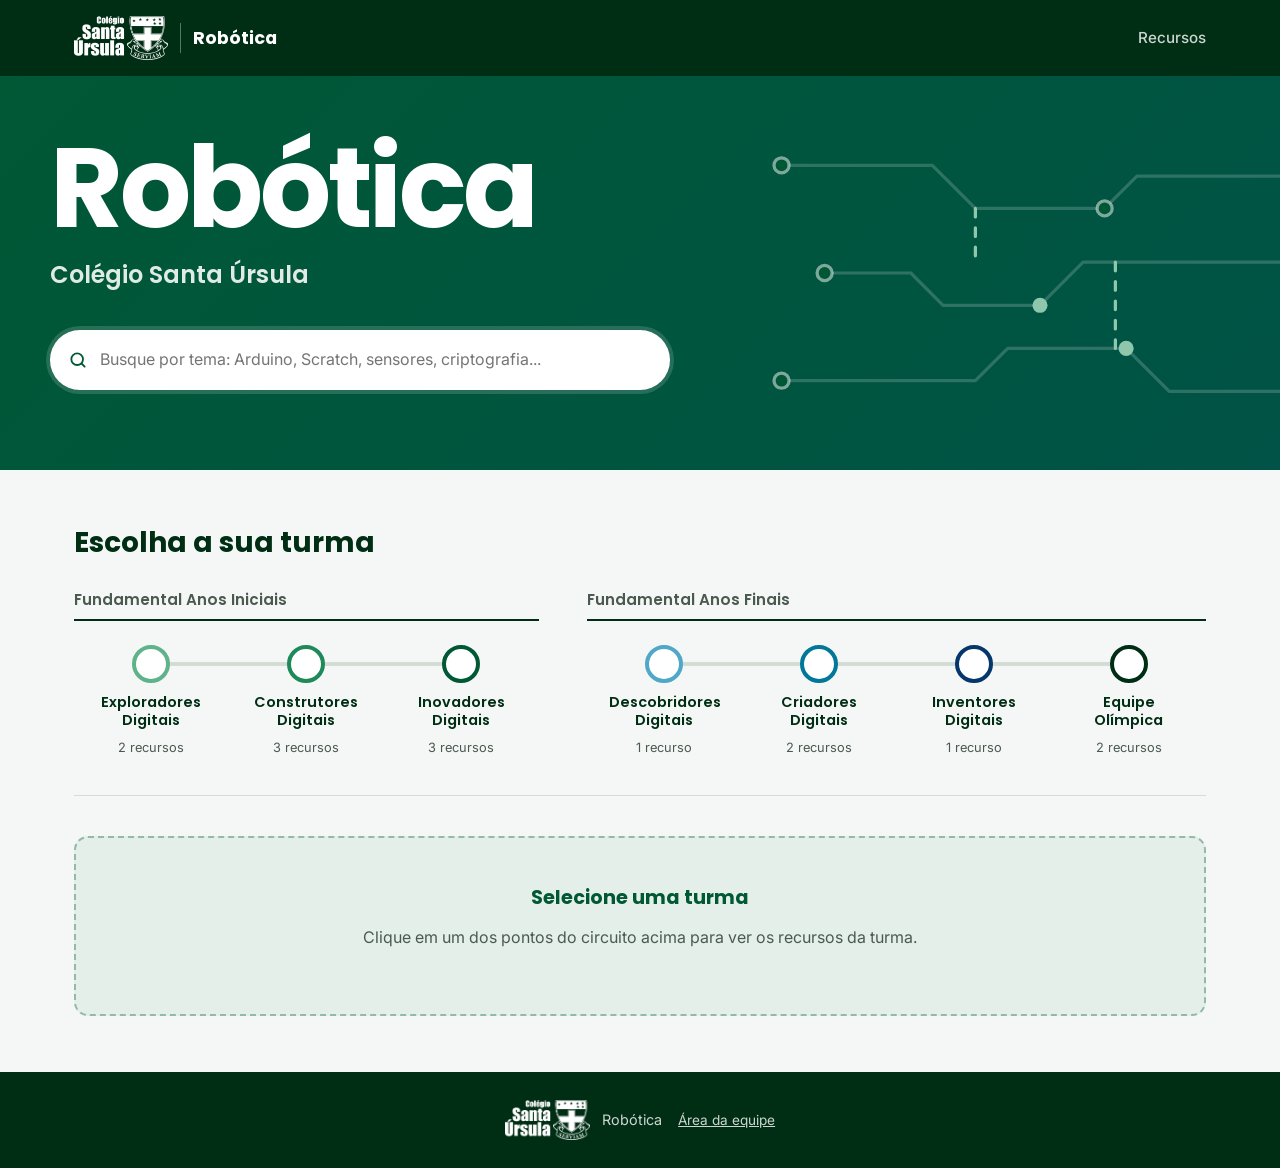
<file: index.html>
<!DOCTYPE html>
<html lang="pt-BR">
<head>
  <meta charset="UTF-8">
  <meta name="viewport" content="width=device-width, initial-scale=1">
  <title>Robótica | Colégio Santa Úrsula</title>
  <meta name="description" content="Recursos educacionais de Robótica do Colégio Santa Úrsula.">
  <link rel="icon" href="simbolo.svg" type="image/svg+xml">
  <link rel="preconnect" href="https://fonts.googleapis.com">
  <link rel="preconnect" href="https://fonts.gstatic.com" crossorigin>
  <link href="https://fonts.googleapis.com/css2?family=Inter:wght@400;500;600&family=JetBrains+Mono:wght@500&family=Poppins:wght@600;700&display=swap" rel="stylesheet">
  <link rel="stylesheet" href="estilo.css">
</head>
<body>

  <a class="pular" href="#recursos">Ir para os recursos</a>

  <header class="topo">
    <div class="topo__conteudo">
      <a class="marca" href="./" aria-label="Página inicial">
        <img class="marca__logo" src="logo-csu-branco.png" alt="Colégio Santa Úrsula" width="94" height="44">
        <span class="marca__divisor" aria-hidden="true"></span>
        <span class="marca__texto">Robótica</span>
      </a>
      <nav class="menu" aria-label="Principal">
        <a href="#recursos">Recursos</a>
      </nav>
    </div>
  </header>

  <main>
    <section class="abertura">
      <svg class="abertura__circuito" viewBox="0 0 520 320" aria-hidden="true">
        <g fill="none" stroke-linecap="round" stroke-linejoin="round" stroke-width="3">
          <path class="trilha" d="M20 60h140l40 40h120l30-30h150"/>
          <path class="trilha" d="M60 160h80l30 30h90l40-40h200"/>
          <path class="trilha" d="M20 260h180l30-30h110l40 40h120"/>
          <path class="trilha trilha--viva" d="M200 100v50M330 150v80"/>
        </g>
        <g>
          <circle class="no" cx="20" cy="60" r="7"/><circle class="no" cx="320" cy="100" r="7"/>
          <circle class="no" cx="60" cy="160" r="7"/><circle class="no no--claro" cx="260" cy="190" r="7"/>
          <circle class="no" cx="20" cy="260" r="7"/><circle class="no no--claro" cx="340" cy="230" r="7"/>
          <circle class="no no--branco" cx="500" cy="70" r="9"/>
          <circle class="no no--branco" cx="500" cy="150" r="9"/>
          <circle class="no no--branco" cx="500" cy="270" r="9"/>
        </g>
      </svg>

      <div class="abertura__texto">
        <h1>Robótica</h1>
        <p>Colégio Santa Úrsula</p>

        <label class="busca" for="busca">
          <span class="visualmente-oculto">Buscar recursos</span>
          <svg viewBox="0 0 24 24" aria-hidden="true"><circle cx="11" cy="11" r="7"/><path d="m20 20-3.5-3.5"/></svg>
          <input id="busca" type="search" placeholder="Busque por tema: Arduino, Scratch, sensores, criptografia..." autocomplete="off">
        </label>
      </div>
    </section>

    <section id="recursos" class="recursos" aria-labelledby="titulo-recursos">
      <div class="recursos__cabecalho">
        <h2 id="titulo-recursos">Escolha a sua turma</h2>
        <button type="button" class="ver-todas" id="ver-todas" hidden>Limpar seleção</button>
      </div>

      <div class="trilhas" id="filtro-turma"></div>

      <p class="contagem" id="contagem" aria-live="polite"></p>

      <div class="grade" id="grade"></div>

      <div class="vazio" id="vazio" hidden></div>
    </section>
  </main>

  <footer class="rodape">
    <img class="rodape__logo" src="logo-csu-branco.png" alt="Colégio Santa Úrsula" width="85" height="40">
    <p>Robótica <a class="rodape__equipe" href="admin.html">Área da equipe</a></p>
  </footer>

  <script src="recursos.js"></script>
  <script src="app.js"></script>
</body>
</html>
</file>
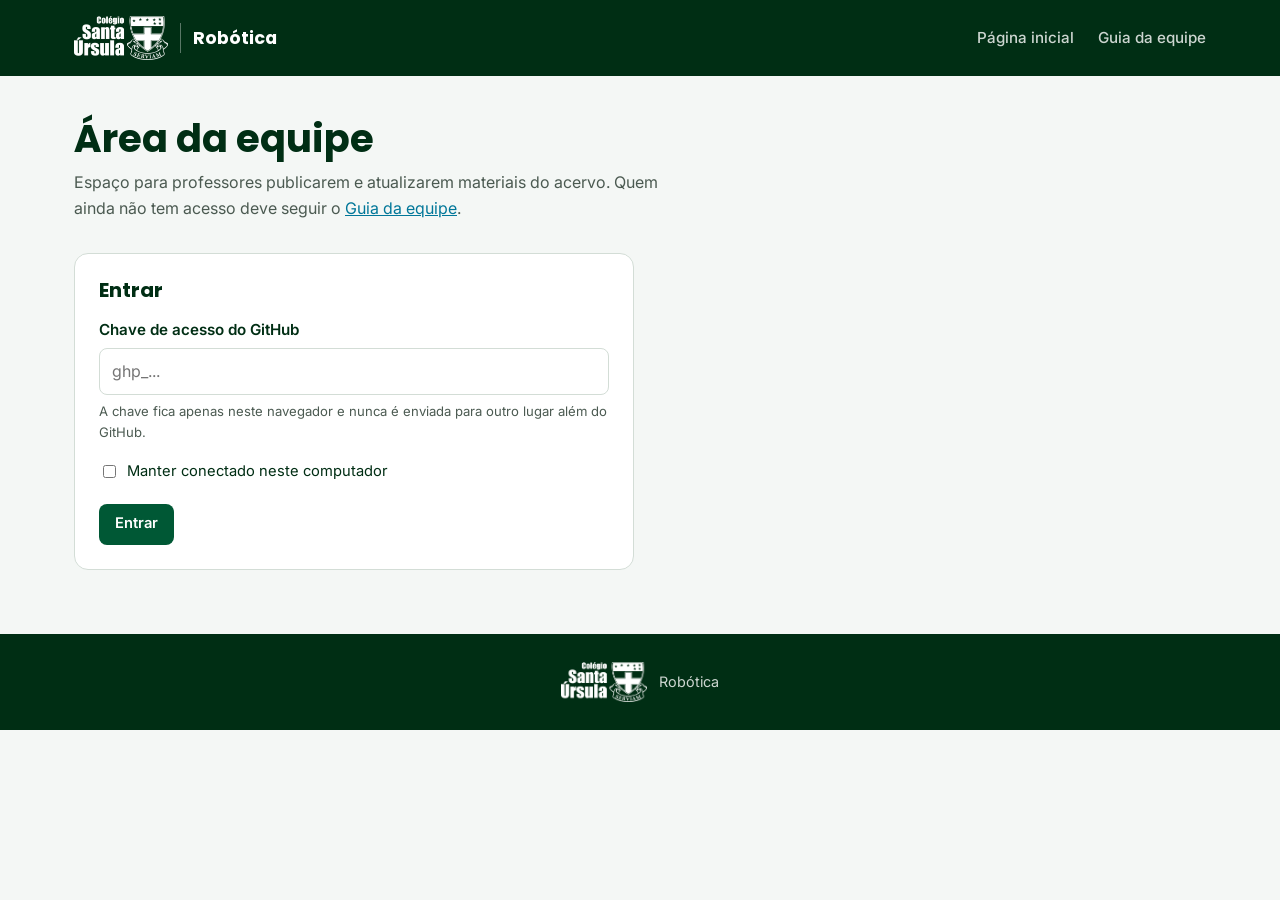
<file: admin.html>
<!DOCTYPE html>
<html lang="pt-BR">
<head>
  <meta charset="UTF-8">
  <meta name="viewport" content="width=device-width, initial-scale=1">
  <meta name="robots" content="noindex">
  <title>Área da equipe | Robótica</title>
  <link rel="icon" href="simbolo.svg" type="image/svg+xml">
  <link rel="preconnect" href="https://fonts.googleapis.com">
  <link rel="preconnect" href="https://fonts.gstatic.com" crossorigin>
  <link href="https://fonts.googleapis.com/css2?family=Inter:wght@400;500;600&family=JetBrains+Mono:wght@500&family=Poppins:wght@600;700&display=swap" rel="stylesheet">
  <link rel="stylesheet" href="estilo.css">
  <style>
    .painel { max-width: 1180px; margin: 0 auto; padding: 2.5rem 1.5rem 4rem; }
    .painel h1 { font-size: clamp(1.8rem, 4vw, 2.4rem); }
    .painel__intro { color: var(--texto-suave); max-width: 62ch; margin: .5rem 0 2rem; }

    .caixa {
      background: var(--superficie);
      border: 1px solid var(--linha);
      border-radius: var(--raio);
      padding: 1.5rem;
    }
    .caixa + .caixa { margin-top: 1.5rem; }
    .caixa h2 { font-size: 1.25rem; margin-bottom: 1rem; }

    .login { max-width: 560px; }
    .campo { display: flex; flex-direction: column; gap: .35rem; margin-bottom: 1.1rem; }
    .campo label, .campo legend { font-weight: 600; font-size: .95rem; }
    .campo small { color: var(--texto-suave); font-size: .82rem; }
    .campo input[type="text"], .campo input[type="url"], .campo input[type="password"],
    .campo textarea, .campo select {
      font: inherit; color: var(--texto);
      padding: .6rem .75rem;
      border: 1.5px solid var(--linha);
      border-radius: 8px;
      background: var(--branco);
      width: 100%;
    }
    .campo textarea { min-height: 96px; resize: vertical; }
    .campo input:focus, .campo textarea:focus, .campo select:focus { outline: 3px solid var(--azul); outline-offset: 1px; border-color: var(--verde-csu); }
    .obrigatorio { color: #B42318; }
    .lembrar { display: flex; align-items: center; gap: .5rem; font-size: .92rem; margin-bottom: 1.25rem; }

    .area { display: grid; grid-template-columns: minmax(0, 3fr) minmax(0, 2fr); gap: 1.5rem; align-items: start; }
    .usuario { display: flex; flex-wrap: wrap; align-items: center; justify-content: space-between; gap: .75rem; margin-bottom: 1.5rem; }
    .usuario p { margin: 0; color: var(--texto-suave); }

    fieldset { border: 0; padding: 0; margin: 0; }
    .grupo-turmas { display: grid; grid-template-columns: 1fr 1fr; gap: 1rem; }
    .grupo-turmas h3 { font-size: .85rem; color: var(--texto-suave); margin-bottom: .4rem; }
    .opcao { display: flex; align-items: center; gap: .5rem; font-size: .92rem; padding: .15rem 0; }
    .opcao .ponto { width: 12px; height: 12px; border-radius: 50%; background: var(--cor); flex-shrink: 0; }

    .bloco-arquivo { border: 1.5px dashed var(--linha); border-radius: 10px; padding: 1rem; margin-bottom: 1.1rem; }
    .bloco-arquivo h3 { font-size: 1rem; margin-bottom: .25rem; }
    .bloco-arquivo p { margin: 0 0 .75rem; font-size: .85rem; color: var(--texto-suave); }
    .alternativa { display: flex; gap: 1rem; margin-bottom: .75rem; font-size: .92rem; }
    .atual { font-size: .85rem; margin: 0 0 .5rem; }
    .atual code, .codigo-inline { font-family: var(--fonte-codigo); font-size: .8rem; background: var(--branco); padding: .1rem .35rem; border-radius: 4px; }

    .acoes-form { display: flex; flex-wrap: wrap; gap: .75rem; align-items: center; margin-top: .5rem; }
    .botao:disabled { opacity: .55; cursor: wait; }
    .botao--perigo { background: #B42318; }
    .botao--perigo:hover { background: #8E1B12; }

    .status { margin-top: 1rem; padding: .8rem 1rem; border-radius: 8px; font-size: .92rem; }
    .status--ok { background: #E7F6EC; color: #14532D; }
    .status--erro { background: #FDECEA; color: #7A1A12; }
    .status--info { background: #E6F2F6; color: var(--azul-escuro); }

    .lista-busca { margin-bottom: 1rem; }
    .lista { list-style: none; margin: 0; padding: 0; display: flex; flex-direction: column; gap: .6rem; max-height: 70vh; overflow-y: auto; }
    .item { border: 1px solid var(--linha); border-left: 5px solid var(--cor, var(--verde-csu)); border-radius: 8px; padding: .75rem .9rem; }
    .item h3 { font-size: .98rem; margin-bottom: .2rem; }
    .item p { margin: 0 0 .5rem; font-size: .82rem; color: var(--texto-suave); }
    .item__acoes { display: flex; gap: .5rem; }
    .item__acoes button { font: inherit; font-size: .85rem; font-weight: 600; background: none; border: 0; padding: .2rem 0; cursor: pointer; text-decoration: underline; text-underline-offset: 3px; }
    .item__acoes .editar { color: var(--verde-csu); }
    .item__acoes .excluir { color: #B42318; }

    .aviso-publico { background: #E6F2F6; border-left: 4px solid var(--azul); padding: .75rem 1rem; border-radius: 6px; font-size: .88rem; margin-bottom: 1.25rem; }

    @media (max-width: 860px) {
      .area { grid-template-columns: 1fr; }
      .grupo-turmas { grid-template-columns: 1fr; }
    }
  </style>
</head>
<body>

  <header class="topo">
    <div class="topo__conteudo">
      <a class="marca" href="index.html" aria-label="Página inicial">
        <img class="marca__logo" src="logo-csu-branco.png" alt="Colégio Santa Úrsula" width="94" height="44">
        <span class="marca__divisor" aria-hidden="true"></span>
        <span class="marca__texto">Robótica</span>
      </a>
      <nav class="menu" aria-label="Principal">
        <a href="index.html">Página inicial</a>
        <a href="guia-equipe.html">Guia da equipe</a>
      </nav>
    </div>
  </header>

  <main class="painel">
    <h1>Área da equipe</h1>
    <p class="painel__intro">Espaço para professores publicarem e atualizarem materiais do acervo. Quem ainda não tem acesso deve seguir o <a href="guia-equipe.html">Guia da equipe</a>.</p>

    <!-- ENTRADA -->
    <section class="caixa login" id="telaLogin">
      <h2>Entrar</h2>
      <div class="campo">
        <label for="token">Chave de acesso do GitHub</label>
        <input type="password" id="token" autocomplete="off" spellcheck="false" placeholder="ghp_...">
        <small>A chave fica apenas neste navegador e nunca é enviada para outro lugar além do GitHub.</small>
      </div>
      <label class="lembrar"><input type="checkbox" id="lembrar"> Manter conectado neste computador</label>
      <button type="button" class="botao" id="entrar">Entrar</button>
      <div id="statusLogin" aria-live="polite"></div>
    </section>

    <!-- PAINEL -->
    <section id="telaPainel" hidden>
      <div class="usuario">
        <p id="saudacao"></p>
        <button type="button" class="botao botao--secundario" id="sair">Sair</button>
      </div>

      <div class="area">
        <form class="caixa" id="form" novalidate>
          <h2 id="tituloForm">Novo recurso</h2>
          <div class="aviso-publico">Tudo o que for publicado aqui fica visível na internet. Não envie fotos, nomes ou dados de estudantes, nem materiais de terceiros sem autorização.</div>

          <div class="campo">
            <label for="fTitulo">Título <span class="obrigatorio">*</span></label>
            <input type="text" id="fTitulo" maxlength="90" required>
          </div>

          <div class="campo">
            <label for="fDescricao">Descrição <span class="obrigatorio">*</span></label>
            <textarea id="fDescricao" maxlength="320" required></textarea>
            <small>Uma ou duas frases: o que é e o que os estudantes fazem.</small>
          </div>

          <fieldset class="campo">
            <legend>Turmas <span class="obrigatorio">*</span></legend>
            <div class="grupo-turmas" id="fTurmas"></div>
          </fieldset>

          <div class="campo">
            <label for="fTipo">Tipo <span class="obrigatorio">*</span></label>
            <select id="fTipo" required></select>
          </div>

          <div class="campo">
            <label for="fDuracao">Duração</label>
            <input type="text" id="fDuracao" placeholder="Ex.: 2 aulas de 50 min">
          </div>

          <div class="campo">
            <label for="fEtiquetas">Palavras-chave</label>
            <input type="text" id="fEtiquetas" placeholder="Ex.: Arduino, sensores, condicionais">
            <small>Separe por vírgulas. Elas ajudam na busca do site.</small>
          </div>

          <div class="campo">
            <label for="fAutor">Professor(a) responsável</label>
            <input type="text" id="fAutor" placeholder="Ex.: Prof.ª Ana">
          </div>

          <div class="bloco-arquivo">
            <h3>Material principal <span class="obrigatorio">*</span></h3>
            <p>É o que abre no botão "Abrir recurso".</p>
            <p class="atual" id="atualPrincipal" hidden></p>
            <div class="alternativa">
              <label><input type="radio" name="origemPrincipal" value="arquivo" checked> Enviar arquivo</label>
              <label><input type="radio" name="origemPrincipal" value="link"> Usar link externo</label>
            </div>
            <input type="file" id="fArquivoPrincipal">
            <input type="url" id="fLinkPrincipal" placeholder="https://..." hidden class="campo-link">
          </div>

          <div class="bloco-arquivo">
            <h3>Segundo botão (opcional)</h3>
            <p>Para um complemento: gabarito, código, desafio extra.</p>
            <p class="atual" id="atualExtra" hidden></p>
            <div class="campo">
              <label for="fRotuloExtra">Texto do botão</label>
              <input type="text" id="fRotuloExtra" maxlength="30" placeholder="Ex.: Ver código">
            </div>
            <div class="alternativa">
              <label><input type="radio" name="origemExtra" value="arquivo" checked> Enviar arquivo</label>
              <label><input type="radio" name="origemExtra" value="link"> Usar link externo</label>
            </div>
            <input type="file" id="fArquivoExtra">
            <input type="url" id="fLinkExtra" placeholder="https://..." hidden>
          </div>

          <div class="bloco-arquivo">
            <h3>Arquivos de apoio (opcional)</h3>
            <p>Imagens ou páginas que o material principal usa. Ficam na mesma pasta, então os links entre eles continuam funcionando.</p>
            <input type="file" id="fApoio" multiple>
          </div>

          <div class="acoes-form">
            <button type="submit" class="botao" id="publicar">Publicar recurso</button>
            <button type="button" class="botao botao--secundario" id="cancelar" hidden>Cancelar edição</button>
          </div>
          <div id="statusForm" aria-live="polite"></div>
        </form>

        <aside class="caixa">
          <h2>Acervo publicado</h2>
          <div class="campo lista-busca">
            <label for="filtroLista" class="visualmente-oculto">Filtrar acervo</label>
            <input type="text" id="filtroLista" placeholder="Filtrar pelo título...">
          </div>
          <ul class="lista" id="lista"></ul>
        </aside>
      </div>
    </section>
  </main>

  <footer class="rodape">
    <img class="rodape__logo" src="logo-csu-branco.png" alt="Colégio Santa Úrsula" width="85" height="40">
    <p>Robótica</p>
  </footer>

<script>
(function () {
  "use strict";

  /* ---------- Configuração ---------- */
  /* Repositório institucional. Se o site estiver em <dono>.github.io/<repositório>,
     o painel usa esse endereço automaticamente; em outro domínio, usa o padrão abaixo. */
  var PADRAO = { dono: "roboticacsu", nome: "roboticacsu", ramo: "main" };
  var REPO = detectarRepo();
  function detectarRepo() {
    var r = { dono: PADRAO.dono, nome: PADRAO.nome, ramo: PADRAO.ramo };
    var h = location.hostname.toLowerCase();
    if (/\.github\.io$/.test(h)) {
      r.dono = h.replace(/\.github\.io$/, "");
      var seg = location.pathname.split("/").filter(Boolean);
      r.nome = (seg.length > 1 || (seg.length === 1 && seg[0].indexOf(".") === -1)) ? seg[0] : h;
    }
    return r;
  }
  var ARQUIVO_DADOS = "recursos.js";
  var LIMITE_MB = 25;

  /* Mantenha igual à lista SEGMENTOS do app.js */
  var SEGMENTOS = [
    { nome: "Fundamental Anos Iniciais", turmas: [
      { id: "exploradores", nome: "Exploradores Digitais", cor: "#5FB38A" },
      { id: "construtores", nome: "Construtores Digitais", cor: "#1E8A5A" },
      { id: "inovadores",   nome: "Inovadores Digitais",   cor: "#005835" } ] },
    { nome: "Fundamental Anos Finais", turmas: [
      { id: "descobridores", nome: "Descobridores Digitais", cor: "#4FA8C7" },
      { id: "criadores",     nome: "Criadores Digitais",     cor: "#017799" },
      { id: "inventores",    nome: "Inventores Digitais",    cor: "#06376b" },
      { id: "olimpica",      nome: "Equipe Olímpica",        cor: "#002e14" } ] }
  ];
  var TIPOS = { plano: "Plano de aula", atividade: "Atividade", apostila: "Apostila", projeto: "Projeto",
    codigo: "Código", video: "Vídeo", rubrica: "Rubrica", apresentacao: "Apresentação" };
  var TURMAS = SEGMENTOS.reduce(function (a, s) { return a.concat(s.turmas); }, []);

  var $ = function (id) { return document.getElementById(id); };
  var token = null;
  var catalogo = [];
  var editando = null; /* chave do recurso em edição */

  /* ---------- Utilidades ---------- */
  function esc(t) {
    return String(t == null ? "" : t).replace(/[&<>"']/g, function (c) {
      return { "&": "&amp;", "<": "&lt;", ">": "&gt;", '"': "&quot;", "'": "&#39;" }[c];
    });
  }
  function slug(t) {
    return String(t).normalize("NFD").replace(/[\u0300-\u036f]/g, "").toLowerCase()
      .replace(/[^a-z0-9]+/g, "-").replace(/^-+|-+$/g, "").slice(0, 60) || "recurso";
  }
  function nomeSeguro(nome) {
    var partes = nome.split(".");
    var ext = partes.length > 1 ? "." + slug(partes.pop()) : "";
    return slug(partes.join(".")) + ext;
  }
  function hoje() {
    var d = new Date();
    return d.getFullYear() + "-" + String(d.getMonth() + 1).padStart(2, "0") + "-" + String(d.getDate()).padStart(2, "0");
  }
  function chaveDe(r) { return r.id || (r.titulo + "|" + r.data); }
  function textoParaBase64(texto) {
    var bytes = new TextEncoder().encode(texto), bin = "";
    for (var i = 0; i < bytes.length; i += 8192) bin += String.fromCharCode.apply(null, bytes.subarray(i, i + 8192));
    return btoa(bin);
  }
  function base64ParaTexto(b64) {
    var bin = atob(b64.replace(/\n/g, "")), bytes = new Uint8Array(bin.length);
    for (var i = 0; i < bin.length; i++) bytes[i] = bin.charCodeAt(i);
    return new TextDecoder().decode(bytes);
  }
  function arquivoParaBase64(arquivo) {
    return new Promise(function (ok, erro) {
      var leitor = new FileReader();
      leitor.onload = function () { ok(String(leitor.result).split(",")[1] || ""); };
      leitor.onerror = function () { erro(new Error("Não foi possível ler o arquivo " + arquivo.name + ".")); };
      leitor.readAsDataURL(arquivo);
    });
  }
  function status(alvo, tipo, msg) {
    $(alvo).innerHTML = msg ? '<div class="status status--' + tipo + '">' + msg + "</div>" : "";
  }

  /* ---------- API do GitHub ---------- */
  function api(caminho, opcoes) {
    opcoes = opcoes || {};
    return fetch("https://api.github.com" + caminho, {
      method: opcoes.method || "GET",
      headers: {
        "Authorization": "Bearer " + token,
        "Accept": "application/vnd.github+json",
        "X-GitHub-Api-Version": "2022-11-28",
        "Content-Type": "application/json"
      },
      body: opcoes.body ? JSON.stringify(opcoes.body) : undefined,
      cache: "no-store"
    }).then(function (r) {
      return r.json().catch(function () { return {}; }).then(function (dados) {
        if (!r.ok) {
          var e = new Error(dados.message || ("Erro " + r.status));
          e.status = r.status;
          throw e;
        }
        return dados;
      });
    });
  }
  var base = "/repos/" + REPO.dono + "/" + REPO.nome;
  var enderecoRepo = REPO.dono + "/" + REPO.nome;

  /* Lê o catálogo direto do repositório (sempre a versão mais recente) */
  function lerCatalogo(refCommit) {
    return api(base + "/contents/" + ARQUIVO_DADOS + "?ref=" + (refCommit || REPO.ramo)).then(function (d) {
      var fonte = base64ParaTexto(d.content);
      var inicio = fonte.indexOf("const RECURSOS");
      var cabecalho = inicio > -1 ? fonte.slice(0, inicio) : "";
      var lista;
      try { lista = new Function(fonte + "\n;return RECURSOS;")(); }
      catch (e) { throw new Error("o arquivo recursos.js do repositório tem um erro de sintaxe (" + e.message + "). Corrija-o no GitHub antes de usar o painel"); }
      return { cabecalho: cabecalho, lista: Array.isArray(lista) ? lista : [] };
    }, function (e) {
      if (e.status === 404) throw new Error("o arquivo recursos.js não foi encontrado na raiz de " + enderecoRepo + " (ramo " + REPO.ramo + ")");
      throw e;
    });
  }
  function montarCatalogo(cabecalho, lista) {
    return cabecalho + "const RECURSOS = " + JSON.stringify(lista, null, 2) + ";\n";
  }

  /*
    Publica todos os arquivos e o catálogo atualizado em UM único commit.
    alterarLista recebe a lista mais recente do repositório, para não
    sobrescrever o que outro professor publicou ao mesmo tempo.
  */
  function publicar(arquivos, alterarLista, mensagem, tentativa) {
    tentativa = tentativa || 1;
    var commitAtual, arvoreBase;
    return api(base + "/git/ref/heads/" + REPO.ramo)
      .then(function (ref) { commitAtual = ref.object.sha; return api(base + "/git/commits/" + commitAtual); })
      .then(function (c) { arvoreBase = c.tree.sha; return lerCatalogo(commitAtual); })
      .then(function (cat) {
        var novaLista = alterarLista(cat.lista.slice());
        var todos = arquivos.concat([{ caminho: ARQUIVO_DADOS, base64: textoParaBase64(montarCatalogo(cat.cabecalho, novaLista)) }]);
        return Promise.all(todos.map(function (a) {
          return api(base + "/git/blobs", { method: "POST", body: { content: a.base64, encoding: "base64" } })
            .then(function (b) { return { path: a.caminho, mode: "100644", type: "blob", sha: b.sha }; });
        })).then(function (itens) {
          return api(base + "/git/trees", { method: "POST", body: { base_tree: arvoreBase, tree: itens } });
        }).then(function (arvore) {
          return api(base + "/git/commits", { method: "POST", body: { message: mensagem, tree: arvore.sha, parents: [commitAtual] } });
        }).then(function (novo) {
          return api(base + "/git/refs/heads/" + REPO.ramo, { method: "PATCH", body: { sha: novo.sha } });
        }).then(function () { return novaLista; });
      })
      .catch(function (e) {
        /* Outra pessoa publicou no mesmo instante: tenta de novo com a versão atualizada */
        if (e.status === 422 && tentativa < 3) return publicar(arquivos, alterarLista, mensagem, tentativa + 1);
        throw e;
      });
  }

  /* ---------- Entrada ---------- */
  function mensagemDeErro(e) {
    var m = String(e.message || "");
    if (e.status === 401) return "Chave inválida ou expirada. Gere uma nova chave seguindo o Guia da equipe.";
    if (e.status === 404) return "O repositório <strong>" + esc(enderecoRepo) + "</strong> não foi encontrado com esta chave. Confira se a chave foi gerada na conta que tem acesso ao acervo e se a permissão <code>public_repo</code> está marcada (ou, em chave de acesso detalhada, <em>Contents: Read and write</em> para este repositório).";
    if (e.status === 403) {
      if (/rate limit/i.test(m)) return "O GitHub limitou temporariamente as solicitações. Aguarde alguns minutos e tente de novo.";
      if (/saml|sso/i.test(m)) return "A organização exige autorização da chave. No GitHub, abra <em>Settings &gt; Developer settings &gt; Tokens (classic)</em> e use <em>Configure SSO &gt; Authorize</em>.";
      return "O GitHub recusou a operação: " + esc(m) + ". Verifique as permissões da chave.";
    }
    if (e.status === 409) return "O repositório está vazio ou em conflito. Envie ao menos um arquivo pelo GitHub antes de usar o painel.";
    if (e.status === 422) return "O GitHub não aceitou a alteração (" + esc(m) + "). Tente novamente em instantes.";
    if (e instanceof TypeError) return "Sem conexão com o GitHub. Verifique a internet e tente de novo.";
    return esc(m);
  }

  function entrar(chave) {
    token = chave.trim();
    status("statusLogin", "info", "Verificando acesso a " + esc(enderecoRepo) + "...");
    var usuario;
    return api("/user")
      .then(function (u) { usuario = u; return api(base); })
      .then(function (repo) {
        if (repo.default_branch) REPO.ramo = repo.default_branch;
        if (!repo.permissions || !repo.permissions.push) {
          throw new Error("Sua conta (" + usuario.login + ") ainda não tem permissão para publicar em " + enderecoRepo + ". Peça ao administrador para adicioná-la como colaboradora e aceite o convite enviado por e-mail.");
        }
        var guardar = $("lembrar").checked ? localStorage : sessionStorage;
        try { guardar.setItem("roboticacsu:token", token); } catch (e) {}
        $("saudacao").innerHTML = "Conectado como <strong>" + esc(usuario.name || usuario.login) + "</strong> em " + esc(enderecoRepo);
        if (!$("fAutor").value && usuario.name) $("fAutor").dataset.padrao = usuario.name;
        return recarregar().then(function () {
          $("telaLogin").hidden = true;
          $("telaPainel").hidden = false;
          status("statusLogin", "", "");
        });
      })
      .catch(function (e) {
        token = null;
        try { localStorage.removeItem("roboticacsu:token"); sessionStorage.removeItem("roboticacsu:token"); } catch (x) {}
        status("statusLogin", "erro", mensagemDeErro(e));
      });
  }

  function sair() {
    try { localStorage.removeItem("roboticacsu:token"); sessionStorage.removeItem("roboticacsu:token"); } catch (e) {}
    location.reload();
  }

  /* ---------- Acervo ---------- */
  function recarregar() {
    return lerCatalogo().then(function (cat) { catalogo = cat.lista; desenharLista(); });
  }

  function desenharLista() {
    var valorFiltro = $("filtroLista").value.trim();
    var filtro = valorFiltro ? slug(valorFiltro) : "";
    var itens = catalogo.filter(function (r) { return !filtro || slug(r.titulo).indexOf(filtro) > -1; });
    if (!itens.length) {
      $("lista").innerHTML = '<li class="item"><p>' + (catalogo.length ? "Nenhum recurso com esse título." : "O acervo ainda está vazio. Publique o primeiro recurso pelo formulário.") + "</p></li>";
      return;
    }
    $("lista").innerHTML = itens.map(function (r) {
      var turmas = [].concat(r.turma || []).map(function (id) {
        var t = TURMAS.find(function (x) { return x.id === id; }); return t ? t.nome : id;
      });
      var cor = (TURMAS.find(function (x) { return x.id === [].concat(r.turma || [])[0]; }) || {}).cor;
      return '<li class="item" style="--cor:' + (cor || "#4FA8C7") + '">' +
        "<h3>" + esc(r.titulo) + "</h3>" +
        "<p>" + esc(TIPOS[r.tipo] || r.tipo) + " | " + esc(turmas.length === TURMAS.length ? "Todas as turmas" : turmas.join(", ")) + "</p>" +
        '<div class="item__acoes">' +
          '<button type="button" class="editar" data-chave="' + esc(chaveDe(r)) + '">Editar</button>' +
          '<button type="button" class="excluir" data-chave="' + esc(chaveDe(r)) + '">Excluir</button>' +
        "</div></li>";
    }).join("");
  }

  /* ---------- Formulário ---------- */
  function montarCampos() {
    $("fTurmas").innerHTML = SEGMENTOS.map(function (s) {
      return "<div><h3>" + s.nome + "</h3>" + s.turmas.map(function (t) {
        return '<label class="opcao" style="--cor:' + t.cor + '"><input type="checkbox" name="turma" value="' + t.id + '"><span class="ponto" aria-hidden="true"></span>' + t.nome + "</label>";
      }).join("") + "</div>";
    }).join("");
    $("fTipo").innerHTML = '<option value="">Selecione</option>' + Object.keys(TIPOS).map(function (k) {
      return '<option value="' + k + '">' + TIPOS[k] + "</option>";
    }).join("");

    ["Principal", "Extra"].forEach(function (qual) {
      document.querySelectorAll('input[name="origem' + qual + '"]').forEach(function (radio) {
        radio.addEventListener("change", function () { alternarOrigem(qual); });
      });
    });
  }

  function origem(qual) { return document.querySelector('input[name="origem' + qual + '"]:checked').value; }
  function alternarOrigem(qual) {
    var link = origem(qual) === "link";
    $("fArquivo" + qual).hidden = link;
    $("fLink" + qual).hidden = !link;
  }
  function definirOrigem(qual, valor) {
    document.querySelector('input[name="origem' + qual + '"][value="' + valor + '"]').checked = true;
    alternarOrigem(qual);
  }

  function limparFormulario() {
    editando = null;
    $("form").reset();
    $("fAutor").value = $("fAutor").dataset.padrao || "";
    $("tituloForm").textContent = "Novo recurso";
    $("publicar").textContent = "Publicar recurso";
    $("cancelar").hidden = true;
    $("atualPrincipal").hidden = true;
    $("atualExtra").hidden = true;
    definirOrigem("Principal", "arquivo");
    definirOrigem("Extra", "arquivo");
  }

  function editar(chave) {
    var r = catalogo.find(function (x) { return chaveDe(x) === chave; });
    if (!r) return;
    limparFormulario();
    editando = chave;
    $("tituloForm").textContent = "Editar recurso";
    $("publicar").textContent = "Salvar alterações";
    $("cancelar").hidden = false;
    $("fTitulo").value = r.titulo || "";
    $("fDescricao").value = r.descricao || "";
    $("fTipo").value = r.tipo || "";
    $("fDuracao").value = r.duracao || "";
    $("fEtiquetas").value = (r.etiquetas || []).join(", ");
    $("fAutor").value = r.autor || "";
    var turmas = [].concat(r.turma || []);
    document.querySelectorAll('input[name="turma"]').forEach(function (c) { c.checked = turmas.indexOf(c.value) > -1; });

    $("atualPrincipal").hidden = false;
    $("atualPrincipal").innerHTML = "Atual: <code>" + esc(r.link) + "</code>. Envie um arquivo só se quiser substituir.";
    if (/^https?:/.test(r.link)) { definirOrigem("Principal", "link"); $("fLinkPrincipal").value = r.link; }

    if (r.extra) {
      $("fRotuloExtra").value = r.extra.rotulo || "";
      $("atualExtra").hidden = false;
      $("atualExtra").innerHTML = "Atual: <code>" + esc(r.extra.link) + "</code>. Apague o texto do botão para removê-lo.";
      if (/^https?:/.test(r.extra.link)) { definirOrigem("Extra", "link"); $("fLinkExtra").value = r.extra.link; }
    }
    $("form").scrollIntoView({ behavior: "smooth", block: "start" });
  }

  function excluir(chave) {
    var r = catalogo.find(function (x) { return chaveDe(x) === chave; });
    if (!r || !confirm('Retirar "' + r.titulo + '" do acervo? Os arquivos continuam guardados no repositório.')) return;
    status("statusForm", "info", "Retirando recurso do acervo...");
    publicar([], function (lista) {
      return lista.filter(function (x) { return chaveDe(x) !== chave; });
    }, "Remove recurso: " + r.titulo).then(function (lista) {
      catalogo = lista; desenharLista();
      if (editando === chave) limparFormulario();
      status("statusForm", "ok", "Recurso retirado. O site será atualizado em 1 a 2 minutos.");
    }).catch(function (e) { status("statusForm", "erro", "Não foi possível excluir: " + mensagemDeErro(e)); });
  }

  function validar() {
    var erros = [];
    if (!$("fTitulo").value.trim()) erros.push("o título");
    if (!$("fDescricao").value.trim()) erros.push("a descrição");
    if (!document.querySelector('input[name="turma"]:checked')) erros.push("ao menos uma turma");
    if (!$("fTipo").value) erros.push("o tipo");
    var temPrincipal = origem("Principal") === "link" ? /^https?:\/\/.+/.test($("fLinkPrincipal").value.trim())
      : ($("fArquivoPrincipal").files.length > 0 || (editando && !/^https?:/.test(catalogo.find(function (x) { return chaveDe(x) === editando; }).link)));
    if (!temPrincipal) erros.push(origem("Principal") === "link" ? "um link válido, começando com https://" : "o arquivo do material principal");
    if ($("fRotuloExtra").value.trim()) {
      var temExtra = origem("Extra") === "link" ? /^https?:\/\/.+/.test($("fLinkExtra").value.trim())
        : ($("fArquivoExtra").files.length > 0 || !$("atualExtra").hidden);
      if (!temExtra) erros.push("o arquivo ou link do segundo botão");
    }
    var todos = [].concat(Array.from($("fArquivoPrincipal").files), Array.from($("fArquivoExtra").files), Array.from($("fApoio").files));
    var grande = todos.find(function (a) { return a.size > LIMITE_MB * 1024 * 1024; });
    if (grande) erros.push("um arquivo menor que " + LIMITE_MB + " MB (" + esc(grande.name) + " é maior). Para vídeos, use um link do YouTube ou do Drive");
    return erros;
  }

  $("form").addEventListener("submit", function (ev) {
    ev.preventDefault();
    var erros = validar();
    if (erros.length) { status("statusForm", "erro", "Falta preencher: " + erros.join("; ") + "."); return; }

    var anterior = editando ? catalogo.find(function (x) { return chaveDe(x) === editando; }) : null;
    var titulo = $("fTitulo").value.trim();
    var id = anterior ? (anterior.id || slug(anterior.titulo) + "-" + anterior.data) : slug(titulo) + "-" + hoje();
    var pasta = "arquivos/" + id + "/";
    var envios = [];

    function enfileirar(arquivo) {
      var caminho = pasta + nomeSeguro(arquivo.name);
      envios.push(arquivoParaBase64(arquivo).then(function (b64) { return { caminho: caminho, base64: b64 }; }));
      return caminho;
    }

    var recurso = {
      id: id,
      titulo: titulo,
      descricao: $("fDescricao").value.trim(),
      turma: Array.from(document.querySelectorAll('input[name="turma"]:checked')).map(function (c) { return c.value; }),
      tipo: $("fTipo").value,
      data: anterior ? anterior.data : hoje()
    };
    if (recurso.turma.length === 1) recurso.turma = recurso.turma[0];

    recurso.link = origem("Principal") === "link" ? $("fLinkPrincipal").value.trim()
      : ($("fArquivoPrincipal").files[0] ? enfileirar($("fArquivoPrincipal").files[0]) : anterior.link);

    var rotulo = $("fRotuloExtra").value.trim();
    if (rotulo) {
      var linkExtra = origem("Extra") === "link" ? $("fLinkExtra").value.trim()
        : ($("fArquivoExtra").files[0] ? enfileirar($("fArquivoExtra").files[0]) : anterior && anterior.extra && anterior.extra.link);
      recurso.extra = { rotulo: rotulo, link: linkExtra };
    }
    Array.from($("fApoio").files).forEach(enfileirar);

    if ($("fDuracao").value.trim()) recurso.duracao = $("fDuracao").value.trim();
    var etiquetas = $("fEtiquetas").value.split(",").map(function (e) { return e.trim(); }).filter(Boolean);
    if (etiquetas.length) recurso.etiquetas = etiquetas;
    if ($("fAutor").value.trim()) recurso.autor = $("fAutor").value.trim();
    if (anterior && anterior.bncc) recurso.bncc = anterior.bncc;

    var chaveAnterior = editando;
    $("publicar").disabled = true;
    status("statusForm", "info", "Enviando arquivos e publicando. Não feche esta página.");

    Promise.all(envios).then(function (arquivos) {
      return publicar(arquivos, function (lista) {
        if (chaveAnterior) {
          var i = lista.findIndex(function (x) { return chaveDe(x) === chaveAnterior; });
          if (i > -1) { lista[i] = recurso; return lista; }
        }
        return [recurso].concat(lista);
      }, (chaveAnterior ? "Atualiza recurso: " : "Adiciona recurso: ") + titulo);
    }).then(function (lista) {
      catalogo = lista;
      desenharLista();
      limparFormulario();
      status("statusForm", "ok", "Publicado. O site será atualizado em 1 a 2 minutos. <a href=\"index.html\">Ver página inicial</a>");
    }).catch(function (e) {
      status("statusForm", "erro", "Não foi possível publicar: " + mensagemDeErro(e) + " Nada foi alterado no site; tente novamente.");
    }).then(function () { $("publicar").disabled = false; });
  });

  /* ---------- Eventos ---------- */
  $("entrar").addEventListener("click", function () {
    if (!$("token").value.trim()) { status("statusLogin", "erro", "Cole a sua chave de acesso."); return; }
    entrar($("token").value);
  });
  $("token").addEventListener("keydown", function (e) { if (e.key === "Enter") $("entrar").click(); });
  $("sair").addEventListener("click", sair);
  $("cancelar").addEventListener("click", function () { limparFormulario(); status("statusForm", "", ""); });
  $("filtroLista").addEventListener("input", desenharLista);
  $("lista").addEventListener("click", function (e) {
    var b = e.target.closest("button[data-chave]");
    if (!b) return;
    if (b.classList.contains("editar")) editar(b.dataset.chave); else excluir(b.dataset.chave);
  });

  montarCampos();
  var salva = null;
  try { salva = localStorage.getItem("roboticacsu:token") || sessionStorage.getItem("roboticacsu:token"); } catch (e) {}
  if (salva) { $("lembrar").checked = !!localStorage.getItem("roboticacsu:token"); entrar(salva); }
})();
</script>
</body>
</html>
</file>
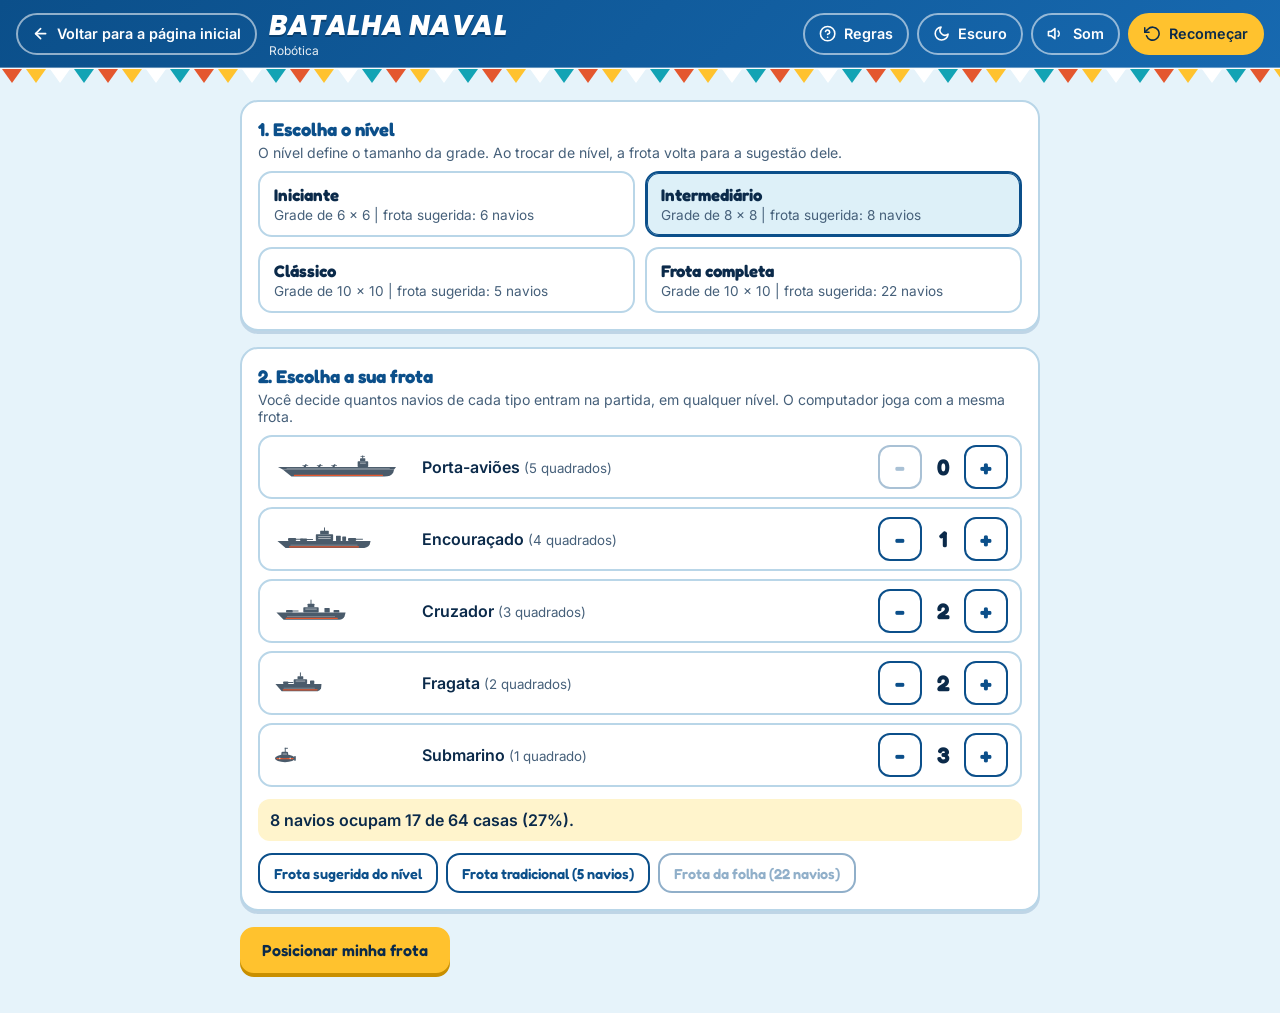
<file: batalha-naval.html>
<!DOCTYPE html>
<html lang="pt-BR">
<head>
<meta charset="UTF-8">
<meta name="viewport" content="width=device-width, initial-scale=1">
<title>Batalha Naval | Robótica</title>
<link rel="icon" href="data:image/svg+xml,%3Csvg xmlns='http://www.w3.org/2000/svg' viewBox='0 0 64 64'%3E%3Crect width='64' height='64' rx='14' fill='%23005835'/%3E%3Cpath d='M10 38h44l-8 12H18z' fill='%23fff'/%3E%3Crect x='24' y='24' width='16' height='14' fill='%23fff'/%3E%3Crect x='30' y='14' width='4' height='10' fill='%23fff'/%3E%3C/svg%3E">
<link rel="preconnect" href="https://fonts.googleapis.com">
<link rel="preconnect" href="https://fonts.gstatic.com" crossorigin>
<link href="https://fonts.googleapis.com/css2?family=Fredoka:wght@500;600;700&family=Inter:wght@400;500;600&family=Poppins:ital,wght@0,600;0,700;1,800&display=swap" rel="stylesheet">
<script>
(function () {
  try {
    var c = JSON.parse(localStorage.getItem('roboticacsu:batalha-naval:config')) || {};
    var t = c.tema || (window.matchMedia && matchMedia('(prefers-color-scheme: dark)').matches ? 'escuro' : 'claro');
    document.documentElement.setAttribute('data-tema', t);
  } catch (e) { document.documentElement.setAttribute('data-tema', 'claro'); }
})();
</script>
<style>
  :root, [data-tema="claro"] {
    color-scheme: light;
    --fundo: #E6F3FA; --painel: #FFFFFF; --linha: #B9D6E8; --texto: #0B2A4A; --suave: #46607A;
    --cab1: #0B4F8A; --cab2: #1769B0; --titulo: #0B4F8A;
    --acao: #0B4F8A; --acao-hover: #DDF0F8; --sel-bg: #DDF0F8; --sel-borda: #0B4F8A;
    --prim-bg: #FFC22E; --prim-fg: #0B2A4A; --prim-sombra: #C98F00; --prim-hover: #FFD257;
    --status-eu: #0B7A88; --status-pc: #0B4F8A; --status-fim: #072F57;
    --agua: #BFE7F6; --agua-linha: #7DBBD9; --moldura: #0B4F8A;
    --navio: #4A5B6B; --detalhe: #FFFFFF; --acento: #E4572E; --afundado: #9C2F2F;
    --chip: #F0F8FC; --acerto-bg: #FFEFE5; --nota: #FFF4CC; --ativa: #FFE08A; --perigo: #C0392B; --foco: #0B7FC4;
    --sombra: 0 3px 0 rgba(11,79,138,.18);
  }
  [data-tema="escuro"] {
    color-scheme: dark;
    --fundo: #08172B; --painel: #10264A; --linha: #2A4A78; --texto: #EAF3FB; --suave: #A7BFD8;
    --cab1: #072F57; --cab2: #0E5A96; --titulo: #8FD0FF;
    --acao: #8FD0FF; --acao-hover: #1B3A66; --sel-bg: #17406F; --sel-borda: #8FD0FF;
    --prim-bg: #FFC22E; --prim-fg: #0B2A4A; --prim-sombra: #C98F00; --prim-hover: #FFD257;
    --status-eu: #0B7A88; --status-pc: #174A80; --status-fim: #061D36;
    --agua: #12456E; --agua-linha: #2F6E9C; --moldura: #6DB8EC;
    --navio: #D3E1EE; --detalhe: #0A1B33; --acento: #FF7A59; --afundado: #FF8A80;
    --chip: #17335C; --acerto-bg: #3A2630; --nota: #223B5E; --ativa: #5A4A12; --perigo: #FF8A80; --foco: #8FD0FF;
    --sombra: 0 3px 0 rgba(0,0,0,.35);
  }
  * { box-sizing: border-box; }
  [hidden] { display: none !important; }
  html, body { margin: 0; min-height: 100%; }
  body { font-family: 'Inter', 'Segoe UI', system-ui, sans-serif; color: var(--texto); background: var(--fundo); -webkit-tap-highlight-color: transparent; transition: background .25s, color .25s; }
  h1, h2, h3 { font-family: 'Fredoka', 'Poppins', 'Segoe UI', system-ui, sans-serif; margin: 0; line-height: 1.2; }
  button { font: inherit; cursor: pointer; touch-action: manipulation; }
  :focus-visible { outline: 3px solid var(--foco); outline-offset: 2px; }
  svg.ic { width: 1.2em; height: 1.2em; fill: none; stroke: currentColor; stroke-width: 2.2; stroke-linecap: round; stroke-linejoin: round; flex-shrink: 0; }

  /* ---------- topo, com bandeirinhas de sinalização ---------- */
  .topo { display: flex; align-items: center; gap: 12px; padding: 10px 16px; background: linear-gradient(135deg, var(--cab1), var(--cab2)); color: #fff; position: sticky; top: 0; z-index: 10; margin-bottom: 14px; }
  .topo::after { content: ''; position: absolute; left: 0; right: 0; bottom: -15px; height: 16px; pointer-events: none;
    background-image: url("data:image/svg+xml,%3Csvg xmlns='http://www.w3.org/2000/svg' viewBox='0 0 96 16'%3E%3Cpath d='M0 1.5h96' stroke='%23FFFFFF' stroke-opacity='.7' stroke-width='2'/%3E%3Cpath d='M2 2h20l-10 14z' fill='%23E4572E'/%3E%3Cpath d='M26 2h20L36 16z' fill='%23FFC22E'/%3E%3Cpath d='M50 2h20L60 16z' fill='%23FFFFFF'/%3E%3Cpath d='M74 2h20L84 16z' fill='%2312A3B4'/%3E%3C/svg%3E"); background-size: 96px 16px; background-repeat: repeat-x; }
  .voltar, .btn-topo { display: inline-flex; align-items: center; gap: 8px; min-height: 42px; padding: 8px 14px; border-radius: 999px; border: 2px solid rgba(255,255,255,.55); background: transparent; color: #fff; font-weight: 600; font-size: .9rem; text-decoration: none; white-space: nowrap; }
  .voltar:hover, .btn-topo:hover { background: rgba(255,255,255,.16); }
  .btn-reset { background: #FFC22E; color: #0B2A4A; border-color: #FFC22E; }
  .btn-reset:hover { background: #FFD257; }
  .topo__titulo { flex: 1; min-width: 0; }
  .titulo-jogo { font-family: 'Poppins', sans-serif; font-style: italic; font-weight: 800; font-size: clamp(1.15rem, 3.4vw, 1.7rem); letter-spacing: .02em; text-transform: uppercase; white-space: nowrap; text-shadow: 0 2px 0 rgba(0,0,0,.25); }
  .topo__titulo small { display: block; font-size: .75rem; opacity: .9; }
  .topo__acoes { display: flex; gap: 8px; }

  /* ---------- estrutura ---------- */
  main { max-width: 1120px; margin: 0 auto; padding: 18px 16px 40px; }
  .bloco { background: var(--painel); border: 2px solid var(--linha); border-radius: 18px; padding: 16px; box-shadow: var(--sombra); }
  .bloco h2 { font-size: 1.15rem; color: var(--titulo); margin-bottom: 4px; }
  .sub { margin: 0 0 10px; font-size: .88rem; color: var(--suave); }
  .btn { display: inline-flex; align-items: center; justify-content: center; gap: 8px; min-height: 46px; padding: 10px 20px; border-radius: 14px; border: 2px solid var(--acao); background: var(--painel); color: var(--acao); font-family: 'Fredoka', 'Inter', sans-serif; font-weight: 600; font-size: 1rem; }
  .btn:hover { background: var(--acao-hover); }
  .btn--primario { background: var(--prim-bg); color: var(--prim-fg); border-color: var(--prim-bg); box-shadow: 0 4px 0 var(--prim-sombra); }
  .btn--primario:hover { background: var(--prim-hover); }
  .btn--primario:active { transform: translateY(2px); box-shadow: 0 2px 0 var(--prim-sombra); }
  .btn[disabled] { opacity: .45; cursor: not-allowed; box-shadow: none; }
  .btn--perigo { border-color: var(--perigo); color: var(--perigo); background: var(--painel); box-shadow: none; }
  .btn--perigo:hover { background: var(--acerto-bg); }

  /* ---------- configuração ---------- */
  .config { display: grid; gap: 16px; max-width: 800px; margin: 0 auto; }
  .opcoes { display: grid; gap: 10px; grid-template-columns: repeat(2, minmax(0, 1fr)); margin-top: 8px; }
  .opcoes--3 { grid-template-columns: repeat(3, minmax(0, 1fr)); }
  .opcao { text-align: left; border: 2px solid var(--linha); background: var(--painel); border-radius: 14px; padding: 12px 14px; color: var(--texto); }
  .opcao:hover { border-color: var(--sel-borda); }
  .opcao[aria-checked="true"] { border-color: var(--sel-borda); background: var(--sel-bg); box-shadow: inset 0 0 0 1px var(--sel-borda); }
  .opcao strong { display: block; font-family: 'Fredoka', sans-serif; font-size: 1.05rem; }
  .opcao span { display: block; font-size: .85rem; color: var(--suave); margin-top: 2px; }
  .opcao .tag { color: var(--titulo); font-weight: 600; }
  .frota-edit { list-style: none; margin: 10px 0 0; padding: 0; display: grid; gap: 8px; }
  .frota-edit li { display: grid; grid-template-columns: 140px minmax(0, 1fr) auto; align-items: center; gap: 10px; padding: 8px 12px; border: 2px solid var(--linha); border-radius: 14px; background: var(--painel); }
  .frota-edit .mini { color: var(--navio); height: 24px; }
  .frota-edit .nome { font-weight: 600; }
  .frota-edit small { color: var(--suave); font-weight: 400; }
  .passo { display: flex; align-items: center; gap: 8px; }
  .passo button { width: 44px; height: 44px; border-radius: 12px; border: 2px solid var(--acao); background: var(--painel); color: var(--acao); font-family: 'Fredoka', sans-serif; font-size: 1.5rem; font-weight: 700; line-height: 1; display: grid; place-items: center; padding: 0; }
  .passo button:hover { background: var(--acao-hover); }
  .passo button[disabled] { opacity: .35; cursor: not-allowed; }
  .passo output { min-width: 2ch; text-align: center; font-family: 'Fredoka', sans-serif; font-weight: 700; font-size: 1.4rem; }
  .resumo-frota { margin: 12px 0 0; padding: 10px 12px; border-radius: 12px; background: var(--nota); font-weight: 600; line-height: 1.4; }
  .presets { display: flex; flex-wrap: wrap; gap: 8px; margin-top: 12px; }
  .presets .btn { min-height: 40px; padding: 6px 14px; font-size: .9rem; }

  /* ---------- tabuleiro ---------- */
  .tabuleiro { --lab: 1.7rem; display: grid; grid-template-columns: var(--lab) minmax(0, 1fr); grid-template-rows: var(--lab) auto; width: 100%; max-width: 520px; margin: 0 auto; }
  .cols, .lins { display: grid; font-family: 'Fredoka', sans-serif; font-weight: 600; font-size: clamp(.75rem, 2.3vw, 1rem); color: var(--titulo); }
  .cols { grid-column: 2; grid-template-columns: repeat(var(--n), 1fr); }
  .lins { grid-row: 2; grid-template-rows: repeat(var(--n), 1fr); }
  .cols span, .lins span { display: grid; place-items: center; }
  .area { grid-column: 2; grid-row: 2; position: relative; aspect-ratio: 1 / 1; display: grid; grid-template-columns: repeat(var(--n), 1fr); grid-template-rows: repeat(var(--n), 1fr);
    background-color: var(--agua); border: 3px solid var(--moldura); border-radius: 10px; overflow: hidden;
    background-image: url("data:image/svg+xml,%3Csvg xmlns='http://www.w3.org/2000/svg' viewBox='0 0 100 100'%3E%3Cg fill='none' stroke='%23A9D3E6' stroke-width='5' stroke-linecap='round'%3E%3Ccircle cx='50' cy='22' r='9'/%3E%3Cpath d='M50 31v52M32 44h36M20 62c2 18 16 28 30 28s28-10 30-28M20 62l-8 6M80 62l8 6'/%3E%3C/g%3E%3C/svg%3E"); background-size: 70% 70%; background-position: center; background-repeat: no-repeat; }
  [data-tema="escuro"] .area { background-image: url("data:image/svg+xml,%3Csvg xmlns='http://www.w3.org/2000/svg' viewBox='0 0 100 100'%3E%3Cg fill='none' stroke='%232C6595' stroke-width='5' stroke-linecap='round'%3E%3Ccircle cx='50' cy='22' r='9'/%3E%3Cpath d='M50 31v52M32 44h36M20 62c2 18 16 28 30 28s28-10 30-28M20 62l-8 6M80 62l8 6'/%3E%3C/g%3E%3C/svg%3E"); }
  .celula { position: relative; z-index: 2; display: block; padding: 0; border: 0; border-right: 1px solid var(--agua-linha); border-bottom: 1px solid var(--agua-linha); background: transparent; min-width: 0; min-height: 0; }
  button.celula { cursor: pointer; }
  button.celula:hover { background: rgba(255,255,255,.4); }
  [data-tema="escuro"] button.celula:hover { background: rgba(143,208,255,.22); }
  button.celula:focus-visible { outline: 3px solid var(--foco); outline-offset: -3px; background: rgba(255,255,255,.5); }
  .celula[aria-disabled="true"] { cursor: default; }
  .celula[aria-disabled="true"]:hover { background: transparent; }
  .celula.fan-ok { background: rgba(18,163,180,.5) !important; }
  .celula.fan-no { background: rgba(228,87,46,.5) !important; }
  .marca { position: absolute; inset: 14%; pointer-events: none; }
  .marca svg { width: 100%; height: 100%; display: block; overflow: visible; }
  .m-agua circle { fill: #fff; stroke: var(--moldura); stroke-width: 8; }
  .m-boom { inset: 4%; }
  .m-boom polygon { fill: #FFC22E; stroke: #E4572E; stroke-width: 5; stroke-linejoin: round; }
  .m-boom circle { fill: #E4572E; }
  .marca.nova { animation: pop .45s ease-out; }
  @keyframes pop { 0% { transform: scale(.2); opacity: 0; } 60% { transform: scale(1.25); } 100% { transform: scale(1); opacity: 1; } }
  .navios { position: absolute; inset: 0; z-index: 1; pointer-events: none; }
  .navio { position: absolute; color: var(--navio); }
  .navio svg { width: 100%; height: 100%; display: block; overflow: visible; }
  .navio--afundado { color: var(--afundado); --acento: #FFC22E; }
  .navio--revelado { opacity: .55; }

  /* ---------- posicionamento ---------- */
  .layout-pos { display: grid; gap: 16px; grid-template-columns: minmax(0, 1fr) 340px; align-items: start; }
  .bandeja { display: grid; gap: 8px; margin: 10px 0 14px; }
  .item-navio { display: grid; grid-template-columns: 1fr auto; gap: 4px 10px; align-items: center; text-align: left; padding: 10px 12px; border: 2px solid var(--linha); border-radius: 14px; background: var(--painel); color: var(--texto); }
  .item-navio:hover:not([disabled]) { border-color: var(--sel-borda); }
  .item-navio[aria-pressed="true"] { border-color: var(--sel-borda); background: var(--sel-bg); }
  .item-navio[disabled] { opacity: .5; cursor: default; background: var(--chip); }
  .item-navio .nome { font-weight: 600; }
  .item-navio small { color: var(--suave); font-weight: 400; }
  .item-navio .qtd { font-family: 'Fredoka', sans-serif; font-weight: 700; color: var(--titulo); }
  .item-navio .mini { grid-column: 1 / -1; color: var(--navio); }
  .mini { display: block; height: 26px; }
  .acoes { display: flex; flex-wrap: wrap; gap: 8px; }
  .dica { font-size: .88rem; color: var(--suave); margin: 12px 0 0; line-height: 1.45; }

  /* ---------- batalha ---------- */
  .status { display: flex; flex-wrap: wrap; align-items: center; justify-content: space-between; gap: 10px; padding: 12px 16px; border-radius: 16px; background: var(--status-eu); color: #fff; font-family: 'Fredoka', sans-serif; font-weight: 600; font-size: 1.05rem; margin-bottom: 14px; box-shadow: var(--sombra); }
  .status.vez-pc { background: var(--status-pc); }
  .status.fim { background: var(--status-fim); }
  .duplo { display: grid; gap: 16px; grid-template-columns: repeat(2, minmax(0, 1fr)); align-items: start; }
  .baixo { display: grid; gap: 16px; grid-template-columns: repeat(2, minmax(0, 1fr)); margin-top: 16px; align-items: start; }
  .frota-status { margin-top: 12px; }
  .frota-status h3 { font-size: .9rem; color: var(--suave); font-family: 'Inter', sans-serif; font-weight: 600; margin-bottom: 6px; }
  .chips { display: flex; flex-wrap: wrap; gap: 6px 10px; }
  .chip { display: inline-flex; align-items: center; color: var(--navio); padding: 3px 6px; border-radius: 8px; background: var(--chip); border: 1px solid var(--linha); }
  .chip svg { height: 18px; display: block; }
  .chip.afundado { color: var(--afundado); opacity: .75; text-decoration: line-through; background: var(--acerto-bg); }
  .log { list-style: none; margin: 8px 0 0; padding: 0; display: flex; flex-direction: column; gap: 6px; max-height: 300px; overflow-y: auto; }
  .log li { padding: 8px 10px; border-radius: 10px; background: var(--chip); border-left: 5px solid var(--linha); font-size: .92rem; line-height: 1.35; }
  .log li.eu { border-left-color: var(--status-eu); }
  .log li.pc { border-left-color: var(--moldura); }
  .log li.acerto { background: var(--acerto-bg); }
  .log li small { display: block; color: var(--suave); margin-top: 2px; font-style: italic; }
  .pensa details { margin-top: 6px; }
  .pensa summary { cursor: pointer; font-weight: 600; color: var(--titulo); }
  .pensa ol { margin: 10px 0 0; padding-left: 20px; display: grid; gap: 8px; font-size: .92rem; line-height: 1.4; }
  .pensa li.ativa { background: var(--ativa); border-radius: 8px; padding: 4px 8px; margin-left: -8px; }
  .pensa b { color: var(--titulo); }

  /* ---------- janelas ---------- */
  .cortina { position: fixed; inset: 0; z-index: 30; background: rgba(4,20,40,.7); display: grid; place-items: center; padding: 16px; }
  .janela { background: var(--painel); color: var(--texto); border: 2px solid var(--linha); border-radius: 22px; padding: 24px; width: min(560px, 100%); max-height: calc(100dvh - 32px); overflow-y: auto; box-shadow: 0 20px 50px rgba(0,0,0,.4); }
  .janela h2 { font-size: 1.6rem; color: var(--titulo); margin-bottom: 12px; }
  .janela p { margin: 0 0 12px; line-height: 1.5; }
  .janela ol, .janela ul { margin: 0 0 14px; padding-left: 22px; line-height: 1.5; display: grid; gap: 6px; }
  .janela__acoes { display: flex; flex-wrap: wrap; gap: 10px; justify-content: flex-end; margin-top: 8px; }
  .resumo { display: grid; grid-template-columns: repeat(3, 1fr); gap: 8px; margin: 12px 0 14px; }
  .resumo div { background: var(--chip); border-radius: 12px; padding: 10px; text-align: center; }
  .resumo strong { display: block; font-family: 'Fredoka', sans-serif; font-size: 1.5rem; color: var(--titulo); }
  .resumo span { font-size: .8rem; color: var(--suave); }
  .pense { background: var(--nota); border-radius: 12px; padding: 12px 14px; }

  @media (max-width: 900px) {
    .layout-pos { grid-template-columns: minmax(0, 1fr); }
    .duplo, .baixo { grid-template-columns: minmax(0, 1fr); }
  }
  @media (max-width: 640px) {
    .voltar span, .btn-topo span { display: none; }
    .voltar, .btn-topo { padding: 8px; min-width: 42px; justify-content: center; }
    .topo { padding: 10px; gap: 8px; }
    .topo__acoes { gap: 6px; }
    .titulo-jogo { font-size: 1rem; letter-spacing: 0; }
    .opcoes, .opcoes--3 { grid-template-columns: minmax(0, 1fr); }
    .frota-edit li { grid-template-columns: minmax(0, 1fr) auto; }
    .frota-edit .mini-wrap { grid-column: 1 / -1; grid-row: 2; }
    main { padding: 12px 10px 32px; }
    .resumo strong { font-size: 1.2rem; }
  }
  @media (max-width: 1080px) {
    .voltar span, .btn-topo span { display: none; }
    .voltar, .btn-topo { padding: 8px; min-width: 42px; justify-content: center; }
  }
  @media (max-width: 520px) {
    .topo { flex-wrap: wrap; position: relative; }
    .voltar { order: 1; }
    .topo__titulo { order: 2; flex: 1 1 150px; }
    .topo__acoes { order: 3; flex: 1 1 100%; justify-content: space-between; }
    .titulo-jogo { font-size: 1.15rem; }
  }
  @media (prefers-reduced-motion: reduce) { .marca.nova { animation: none; } body { transition: none; } }
</style>
</head>
<body>

<svg width="0" height="0" style="position:absolute" aria-hidden="true" focusable="false">
  <defs>
    <symbol id="nv-submarino" viewBox="0 0 100 100">
      <ellipse cx="50" cy="64" rx="42" ry="16" fill="currentColor"/>
      <rect x="14" y="63" width="72" height="5" rx="2" style="fill:var(--acento,#E4572E)"/>
      <rect x="35" y="36" width="28" height="28" rx="6" fill="currentColor"/>
      <rect x="49" y="20" width="4" height="18" fill="currentColor"/>
      <rect x="49" y="20" width="13" height="4" fill="currentColor"/>
      <rect x="88" y="54" width="7" height="20" rx="2" fill="currentColor"/>
      <circle cx="28" cy="64" r="3.5" style="fill:var(--detalhe,#fff)" opacity=".6"/><circle cx="72" cy="64" r="3.5" style="fill:var(--detalhe,#fff)" opacity=".6"/>
      <rect x="40" y="44" width="18" height="4" style="fill:var(--detalhe,#fff)" opacity=".55"/>
    </symbol>
    <symbol id="nv-fragata" viewBox="0 0 200 100">
      <path d="M6 54 L32 84 L182 84 Q192 84 196 72 L198 54 Z" fill="currentColor"/>
      <rect x="36" y="76" width="146" height="5" rx="2" style="fill:var(--acento,#E4572E)"/>
      <rect x="82" y="34" width="56" height="20" rx="3" fill="currentColor"/>
      <rect x="98" y="22" width="24" height="12" rx="2" fill="currentColor"/>
      <rect x="108" y="6" width="4" height="17" fill="currentColor"/>
      <rect x="38" y="44" width="22" height="10" rx="3" fill="currentColor"/>
      <rect x="58" y="46" width="22" height="4" fill="currentColor"/>
      <rect x="150" y="40" width="18" height="14" rx="2" fill="currentColor"/>
      <rect x="90" y="40" width="40" height="4" style="fill:var(--detalhe,#fff)" opacity=".55"/>
      <rect x="40" y="70" width="130" height="3" style="fill:var(--detalhe,#fff)" opacity=".35"/>
    </symbol>
    <symbol id="nv-cruzador" viewBox="0 0 300 100">
      <path d="M6 56 L36 86 L268 86 Q284 86 290 72 L294 56 Z" fill="currentColor"/>
      <rect x="44" y="78" width="218" height="5" rx="2" style="fill:var(--acento,#E4572E)"/>
      <rect x="118" y="34" width="64" height="22" rx="3" fill="currentColor"/>
      <rect x="136" y="20" width="28" height="14" rx="2" fill="currentColor"/>
      <rect x="148" y="3" width="4" height="18" fill="currentColor"/>
      <rect x="46" y="46" width="28" height="10" rx="3" fill="currentColor"/>
      <rect x="72" y="48" width="26" height="4" fill="currentColor"/>
      <rect x="206" y="38" width="22" height="18" rx="2" fill="currentColor"/>
      <rect x="244" y="46" width="24" height="10" rx="3" fill="currentColor"/>
      <rect x="126" y="40" width="48" height="4" style="fill:var(--detalhe,#fff)" opacity=".55"/>
      <rect x="50" y="72" width="200" height="3" style="fill:var(--detalhe,#fff)" opacity=".35"/>
    </symbol>
    <symbol id="nv-encouracado" viewBox="0 0 400 100">
      <path d="M6 58 L40 88 L356 88 Q382 88 390 74 L394 58 Z" fill="currentColor"/>
      <rect x="54" y="80" width="292" height="5" rx="2" style="fill:var(--acento,#E4572E)"/>
      <rect x="166" y="30" width="72" height="28" rx="3" fill="currentColor"/>
      <rect x="184" y="16" width="36" height="14" rx="2" fill="currentColor"/>
      <rect x="200" y="2" width="4" height="15" fill="currentColor"/>
      <rect x="50" y="46" width="34" height="12" rx="4" fill="currentColor"/>
      <rect x="82" y="49" width="30" height="4" fill="currentColor"/>
      <rect x="100" y="48" width="30" height="10" rx="4" fill="currentColor"/>
      <rect x="128" y="50" width="26" height="4" fill="currentColor"/>
      <rect x="300" y="46" width="34" height="12" rx="4" fill="currentColor"/>
      <rect x="332" y="49" width="30" height="4" fill="currentColor"/>
      <rect x="250" y="36" width="20" height="22" rx="2" fill="currentColor"/>
      <rect x="276" y="40" width="16" height="18" rx="2" fill="currentColor"/>
      <rect x="176" y="38" width="52" height="4" style="fill:var(--detalhe,#fff)" opacity=".55"/>
      <rect x="176" y="46" width="52" height="4" style="fill:var(--detalhe,#fff)" opacity=".55"/>
      <rect x="60" y="74" width="280" height="3" style="fill:var(--detalhe,#fff)" opacity=".35"/>
    </symbol>
    <symbol id="nv-portaavioes" viewBox="0 0 500 100">
      <path d="M24 60 L60 90 L448 90 Q474 90 484 74 L488 60 Z" fill="currentColor"/>
      <rect x="70" y="82" width="372" height="5" rx="2" style="fill:var(--acento,#E4572E)"/>
      <path d="M4 50 L496 50 L488 60 L24 60 Z" fill="currentColor"/>
      <rect x="336" y="26" width="44" height="24" rx="3" fill="currentColor"/>
      <rect x="346" y="14" width="22" height="12" rx="2" fill="currentColor"/>
      <rect x="355" y="2" width="4" height="13" fill="currentColor"/>
      <rect x="348" y="4" width="18" height="3" fill="currentColor"/>
      <path d="M110 50 l8 -11 h6 l-4 11z M170 50 l8 -11 h6 l-4 11z M230 50 l8 -11 h6 l-4 11z" fill="currentColor"/>
      <rect x="106" y="43" width="24" height="3" fill="currentColor"/><rect x="166" y="43" width="24" height="3" fill="currentColor"/><rect x="226" y="43" width="24" height="3" fill="currentColor"/>
      <rect x="40" y="54" width="430" height="2" style="fill:var(--detalhe,#fff)" opacity=".6"/>
      <rect x="346" y="32" width="24" height="4" style="fill:var(--detalhe,#fff)" opacity=".55"/>
    </symbol>
  </defs>
</svg>

<header class="topo">
  <a class="voltar" id="voltar" href="index.html" aria-label="Voltar para a página inicial">
    <svg class="ic" viewBox="0 0 24 24" aria-hidden="true"><line x1="19" y1="12" x2="5" y2="12"/><polyline points="12 19 5 12 12 5"/></svg>
    <span>Voltar para a página inicial</span>
  </a>
  <div class="topo__titulo">
    <h1 class="titulo-jogo">Batalha Naval</h1>
    <small>Robótica</small>
  </div>
  <div class="topo__acoes">
    <button class="btn-topo" id="btnRegras" type="button" aria-label="Regras do jogo">
      <svg class="ic" viewBox="0 0 24 24" aria-hidden="true"><circle cx="12" cy="12" r="10"/><path d="M9.1 9a3 3 0 0 1 5.8 1c0 2-3 3-3 3"/><line x1="12" y1="17" x2="12.01" y2="17"/></svg>
      <span>Regras</span>
    </button>
    <button class="btn-topo" id="btnTema" type="button" aria-pressed="false" aria-label="Mudar para o modo escuro">
      <svg class="ic" viewBox="0 0 24 24" aria-hidden="true" id="temaIcone"></svg>
      <span id="temaTexto">Escuro</span>
    </button>
    <button class="btn-topo" id="btnSom" type="button" aria-pressed="true" aria-label="Som ligado">
      <svg class="ic" viewBox="0 0 24 24" aria-hidden="true"><polygon points="11 5 6 9 2 9 2 15 6 15 11 19 11 5"/><path id="somOnda" d="M15.5 8.5a5 5 0 0 1 0 7"/></svg>
      <span id="somTexto">Som</span>
    </button>
    <button class="btn-topo btn-reset" id="btnReset" type="button" aria-label="Recomeçar do zero">
      <svg class="ic" viewBox="0 0 24 24" aria-hidden="true"><polyline points="1 4 1 10 7 10"/><path d="M3.51 15a9 9 0 1 0 2.13-9.36L1 10"/></svg>
      <span>Recomeçar</span>
    </button>
  </div>
</header>

<main id="palco"></main>

<div class="cortina" id="janelaRegras" hidden>
  <div class="janela" role="dialog" aria-modal="true" aria-labelledby="tRegras">
    <h2 id="tRegras">Regras da Batalha Naval</h2>
    <ol>
      <li>No início, você escolhe o nível (o tamanho da grade) e quantos navios de cada tipo vão jogar. O computador usa a mesma frota.</li>
      <li>Cada jogador tem uma frota em uma grade com colunas de letras e linhas de números. Ninguém vê a frota do outro.</li>
      <li>Os navios ficam em linha reta, na horizontal ou na vertical, sem se sobrepor e sem diagonais. Eles podem ficar encostados.</li>
      <li>Os jogadores se alternam, com uma jogada por vez. Em cada jogada, diz-se uma coordenada, como <b>E5</b>.</li>
      <li>Quem recebe a jogada responde: <b>água</b>, <b>acertou</b> ou <b>afundou</b> o navio. O navio só afunda quando todas as suas casas foram atingidas.</li>
      <li>Vence quem afundar primeiro todos os navios do adversário.</li>
    </ol>
    <p class="pense"><b>Pense:</b> depois de um acerto, qual é a melhor casa para testar em seguida? O que a resposta "água" ensina sobre onde os navios não estão?</p>
    <div class="janela__acoes"><button class="btn btn--primario" id="btnRegrasFechar" type="button">Entendi</button></div>
  </div>
</div>

<div class="cortina" id="janelaReset" hidden>
  <div class="janela" role="alertdialog" aria-modal="true" aria-labelledby="tReset">
    <h2 id="tReset">Recomeçar do zero?</h2>
    <p>A partida atual será apagada e você voltará à escolha do nível.</p>
    <div class="janela__acoes">
      <button class="btn" id="btnResetNao" type="button">Não, continuar</button>
      <button class="btn btn--primario btn--perigo" id="btnResetSim" type="button">Sim, recomeçar</button>
    </div>
  </div>
</div>

<div class="cortina" id="janelaFim" hidden>
  <div class="janela" role="dialog" aria-modal="true" aria-labelledby="tFim">
    <h2 id="tFim"></h2>
    <p id="fimTexto"></p>
    <div class="resumo" id="fimResumo"></div>
    <p class="pense" id="fimPense"></p>
    <div class="janela__acoes">
      <button class="btn" id="fimVer" type="button">Ver os tabuleiros</button>
      <button class="btn btn--primario" id="fimNovo" type="button">Jogar de novo</button>
    </div>
  </div>
</div>

<script>
(() => {
'use strict';

/* =====================================================================
   Batalha Naval: dados do jogo
   ===================================================================== */
const KEY = 'roboticacsu:batalha-naval';
const KEY_CFG = KEY + ':config';
const LETRAS = 'ABCDEFGHIJ';

const NAVIOS = {
  submarino:   { nome: 'Submarino',    plural: 'Submarinos',    tam: 1 },
  fragata:     { nome: 'Fragata',      plural: 'Fragatas',      tam: 2 },
  cruzador:    { nome: 'Cruzador',     plural: 'Cruzadores',    tam: 3 },
  encouracado: { nome: 'Encouraçado',  plural: 'Encouraçados',  tam: 4 },
  portaavioes: { nome: 'Porta-aviões', plural: 'Porta-aviões',  tam: 5 }
};
const ORDEM = ['portaavioes', 'encouracado', 'cruzador', 'fragata', 'submarino'];

const NIVEIS = [
  { id: 'iniciante',     nome: 'Iniciante',                n: 6,  frota: { cruzador: 1, fragata: 2, submarino: 3 } },
  { id: 'intermediario', nome: 'Intermediário',                n: 8,  frota: { encouracado: 1, cruzador: 2, fragata: 2, submarino: 3 } },
  { id: 'classico',      nome: 'Clássico', n: 10, frota: { portaavioes: 1, encouracado: 1, cruzador: 2, fragata: 1 } },
  { id: 'completo',      nome: 'Frota completa', n: 10, frota: { portaavioes: 2, encouracado: 3, cruzador: 4, fragata: 5, submarino: 8 } }
];
const ESTRATEGIAS = [
  { id: 'aleatorio',  nome: 'Aleatório',          desc: 'Escolhe qualquer casa que ainda não testou.' },
  { id: 'caca',       nome: 'Caça e perseguição', desc: 'Depois de um acerto, testa as casas vizinhas.' },
  { id: 'calculista', nome: 'Calculista',         desc: 'Conta as formas de encaixe e escolhe a casa mais provável.' }
];

const LIMITE_OCUPACAO = 0.55, MAX_POR_TIPO = 12;
const capacidade = (n) => Math.floor(n * n * LIMITE_OCUPACAO);
const celulasFrota = (f) => ORDEM.reduce((a, t) => a + (f[t] || 0) * NAVIOS[t].tam, 0);
const contaNavios = (f) => ORDEM.reduce((a, t) => a + (f[t] || 0), 0);
const copiaFrota = (f) => { const o = {}; ORDEM.forEach((t) => { if (f && f[t]) o[t] = f[t]; }); return o; };
const FROTA_TRADICIONAL = { portaavioes: 1, encouracado: 1, cruzador: 2, fragata: 1 };
const FROTA_FOLHA = { portaavioes: 2, encouracado: 3, cruzador: 4, fragata: 5, submarino: 8 };
const totalNavios = (niv) => ORDEM.reduce((a, t) => a + (niv.frota[t] || 0), 0);
const totalCasas = (niv) => ORDEM.reduce((a, t) => a + (niv.frota[t] || 0) * NAVIOS[t].tam, 0);
const nivelPorId = (id) => NIVEIS.find((x) => x.id === id) || NIVEIS[1];

/* =====================================================================
   Regras do jogo (funções puras, usadas também nas simulações)
   ===================================================================== */
const sorteio = (m) => Math.floor(Math.random() * m);
const escolher = (lista) => lista[sorteio(lista.length)];
const coordDe = (i, n) => LETRAS[i % n] + (Math.floor(i / n) + 1);

function listaFrota(frota) {
  const out = [];
  ORDEM.forEach((t) => { for (let k = 0; k < (frota[t] || 0); k++) out.push({ tipo: t, tam: NAVIOS[t].tam }); });
  return out;
}

function celulasDe(n, r, c, tam, horiz) {
  const cel = [];
  for (let k = 0; k < tam; k++) {
    const rr = horiz ? r : r + k, cc = horiz ? c + k : c;
    if (rr < 0 || cc < 0 || rr >= n || cc >= n) return null;
    cel.push(rr * n + cc);
  }
  return cel;
}

function livre(navios, cel, ignorarId) {
  const ocup = new Set();
  navios.forEach((s) => { if (s.id !== ignorarId) s.cel.forEach((i) => ocup.add(i)); });
  return cel.every((i) => !ocup.has(i));
}

/* Sorteia as posições da frota inteira, sem sobreposição */
function sortearFrota(n, lista, primeiroId) {
  let seq = primeiroId || 1;
  for (let tentativa = 0; tentativa < 800; tentativa++) {
    const navios = [];
    let ok = true;
    for (const nv of lista) {
      let colocou = false;
      for (let t = 0; t < 300 && !colocou; t++) {
        const horiz = Math.random() < 0.5, r = sorteio(n), c = sorteio(n);
        const cel = celulasDe(n, r, c, nv.tam, horiz);
        if (cel && livre(navios, cel)) { navios.push({ id: seq++, tipo: nv.tipo, tam: nv.tam, cel, h: horiz }); colocou = true; }
      }
      if (!colocou) { ok = false; break; }
    }
    if (ok) return navios;
    seq = primeiroId || 1;
  }
  return null;
}

const afundado = (def, s) => s.cel.every((c) => def.tiros[c] === 2);
const todosAfundados = (def) => def.navios.every((s) => afundado(def, s));

/* Um tiro: devolve null se a casa já foi testada */
function atirar(def, i) {
  if (def.tiros[i]) return null;
  const nav = def.navios.find((s) => s.cel.includes(i));
  if (!nav) { def.tiros[i] = 1; return { res: 'agua' }; }
  def.tiros[i] = 2;
  return { res: afundado(def, nav) ? 'afundou' : 'acerto', navio: nav };
}

/* =====================================================================
   O computador: três estratégias
   ===================================================================== */
function escolherJogada(ia, n, def) {
  const t = def.tiros, total = n * n;
  const afCel = new Set(), restantes = [];
  def.navios.forEach((s) => { if (afundado(def, s)) s.cel.forEach((c) => afCel.add(c)); else restantes.push(s.tam); });
  const livres = [], ativos = [];
  for (let i = 0; i < total; i++) { if (!t[i]) livres.push(i); else if (t[i] === 2 && !afCel.has(i)) ativos.push(i); }

  if (ia === 'aleatorio') return { i: escolher(livres), why: 'Sem pistas: sorteou uma casa qualquer.' };

  if (ia === 'caca') {
    if (ativos.length) {
      const set = new Set(ativos), pontas = [];
      ativos.forEach((i) => {
        const r = Math.floor(i / n), c = i % n;
        if (c + 1 < n && set.has(i + 1)) {
          let c0 = c, c1 = c;
          while (c0 > 0 && set.has(r * n + c0 - 1)) c0--;
          while (c1 < n - 1 && set.has(r * n + c1 + 1)) c1++;
          if (c0 > 0 && !t[r * n + c0 - 1]) pontas.push(r * n + c0 - 1);
          if (c1 < n - 1 && !t[r * n + c1 + 1]) pontas.push(r * n + c1 + 1);
        }
        if (r + 1 < n && set.has(i + n)) {
          let r0 = r, r1 = r;
          while (r0 > 0 && set.has((r0 - 1) * n + c)) r0--;
          while (r1 < n - 1 && set.has((r1 + 1) * n + c)) r1++;
          if (r0 > 0 && !t[(r0 - 1) * n + c]) pontas.push((r0 - 1) * n + c);
          if (r1 < n - 1 && !t[(r1 + 1) * n + c]) pontas.push((r1 + 1) * n + c);
        }
      });
      if (pontas.length) return { i: escolher(pontas), why: 'SE acertou duas casas em linha, ENTÃO continua na mesma direção.' };
      const viz = [];
      ativos.forEach((i) => {
        const r = Math.floor(i / n), c = i % n;
        if (c > 0 && !t[i - 1]) viz.push(i - 1);
        if (c < n - 1 && !t[i + 1]) viz.push(i + 1);
        if (r > 0 && !t[i - n]) viz.push(i - n);
        if (r < n - 1 && !t[i + n]) viz.push(i + n);
      });
      if (viz.length) return { i: escolher(viz), why: 'SE acertou e o navio ainda não afundou, ENTÃO testa uma casa ao lado do acerto.' };
    }
    const menor = Math.min(...restantes);
    let pool = menor >= 2 ? livres.filter((i) => (Math.floor(i / n) + (i % n)) % 2 === 0) : livres;
    if (!pool.length) pool = livres;
    return { i: escolher(pool), why: menor >= 2 ? 'SE não há acerto pendente, ENTÃO procura em padrão de xadrez.' : 'SE não há acerto pendente, ENTÃO procura em uma casa qualquer.' };
  }

  /* calculista: conta todas as formas de encaixar os navios que restam */
  const peso = new Array(total).fill(0), set = new Set(ativos);
  restantes.forEach((tam) => {
    [true, false].forEach((horiz) => {
      for (let r = 0; r < n; r++) for (let c = 0; c < n; c++) {
        const cel = celulasDe(n, r, c, tam, horiz);
        if (!cel || !cel.every((i) => t[i] !== 1 && !afCel.has(i))) continue;
        const cob = cel.reduce((a, i) => a + (set.has(i) ? 1 : 0), 0);
        const w = cob ? Math.pow(20, cob) : 1;
        cel.forEach((i) => { if (!t[i]) peso[i] += w; });
      }
    });
  });
  let melhor = -1, cand = [];
  livres.forEach((i) => { if (peso[i] > melhor) { melhor = peso[i]; cand = [i]; } else if (peso[i] === melhor) cand.push(i); });
  return { i: escolher(cand.length ? cand : livres), why: ativos.length ? 'SE há acerto pendente, ENTÃO escolhe a casa com mais formas de encaixe perto dele.' : 'SE não há acerto pendente, ENTÃO escolhe a casa com mais formas de encaixe.' };
}

/* Simulação de uma partida inteira (o computador joga contra um jogador sorteado), usada nos testes */
function simular(nivId, ia, jogadorIa, frota) {
  const niv = nivelPorId(nivId), n = niv.n, lista = listaFrota(frota || niv.frota);
  const a = { navios: sortearFrota(n, lista), tiros: new Array(n * n).fill(0) };
  const b = { navios: sortearFrota(n, lista), tiros: new Array(n * n).fill(0) };
  let jogadas = 0;
  while (!todosAfundados(a)) {
    const j = escolherJogada(jogadorIa || ia, n, a);
    if (!atirar(a, j.i)) throw new Error('jogada repetida');
    jogadas++;
    if (jogadas > n * n) throw new Error('partida sem fim');
  }
  return jogadas;
}

/* =====================================================================
   Estado
   ===================================================================== */
const cfg = { som: true, tema: null };
try { Object.assign(cfg, JSON.parse(localStorage.getItem(KEY_CFG)) || {}); } catch (e) { /* padrão */ }
const salvarCfg = () => { try { localStorage.setItem(KEY_CFG, JSON.stringify(cfg)); } catch (e) { /* sem armazenamento */ } };

function novoEstado(manter) {
  return {
    v: 1, fase: 'config', nivel: (manter && manter.nivel) || 'intermediario', ia: 'aleatorio',
    frota: copiaFrota((manter && manter.frota) || nivelPorId((manter && manter.nivel) || 'intermediario').frota),
    eu: { navios: [], tiros: [] }, pc: { navios: [], tiros: [] },
    vez: 'eu', log: [], razao: '', vencedor: null, seq: 1,
    stats: { eu: { t: 0, a: 0 }, pc: { t: 0, a: 0 } }
  };
}
let S = novoEstado();
const niv = () => nivelPorId(S.nivel);
const N = () => niv().n;

function salvar() { /* esta versão não guarda a partida: cada rodada começa do zero */ }

/* Apaga um salvamento antigo, se existir. A partida nunca é retomada. */
function carregar() { try { localStorage.removeItem(KEY); } catch (e) { /* sem armazenamento */ } }

/* =====================================================================
   Som
   ===================================================================== */
let ac = null;
function bip(f0, f1, dur, tipo, vol, atraso) {
  if (!cfg.som) return;
  try {
    ac = ac || new (window.AudioContext || window.webkitAudioContext)();
    if (ac.state === 'suspended') ac.resume();
    const o = ac.createOscillator(), g = ac.createGain(), t0 = ac.currentTime + (atraso || 0);
    o.type = tipo || 'sine';
    o.frequency.setValueAtTime(f0, t0);
    o.frequency.exponentialRampToValueAtTime(Math.max(30, f1), t0 + dur);
    g.gain.setValueAtTime(vol || 0.06, t0);
    g.gain.exponentialRampToValueAtTime(0.0001, t0 + dur);
    o.connect(g); g.connect(ac.destination);
    o.start(t0); o.stop(t0 + dur + 0.02);
  } catch (e) { /* sem áudio */ }
}
const SONS = {
  agua: () => bip(520, 180, 0.18, 'sine', 0.06),
  acerto: () => { bip(160, 70, 0.3, 'sawtooth', 0.07); bip(90, 50, 0.3, 'square', 0.04, 0.05); },
  afundou: () => { [440, 349, 262, 196].forEach((f, i) => bip(f, f * 0.9, 0.22, 'triangle', 0.07, i * 0.13)); },
  coloca: () => bip(420, 300, 0.09, 'triangle', 0.07),
  erro: () => bip(200, 140, 0.15, 'square', 0.04),
  vitoria: () => { [523, 659, 784, 1047].forEach((f, i) => bip(f, f, 0.22, 'triangle', 0.07, i * 0.12)); },
  derrota: () => { [392, 330, 262, 196].forEach((f, i) => bip(f, f, 0.26, 'triangle', 0.06, i * 0.16)); }
};
const som = (k) => { if (SONS[k]) SONS[k](); };

/* =====================================================================
   Desenho
   ===================================================================== */
const $ = (s, r) => (r || document).querySelector(s);
const palco = $('#palco');
const esc = (t) => String(t).replace(/[&<>"']/g, (c) => ({ '&': '&amp;', '<': '&lt;', '>': '&gt;', '"': '&quot;', "'": '&#39;' }[c]));
const plural = (n, a, b) => (n === 1 ? a : b);

function navioSvg(tipo, h, extra) {
  const L = NAVIOS[tipo].tam;
  if (h) return '<svg viewBox="0 0 ' + (L * 100) + ' 100" preserveAspectRatio="none" aria-hidden="true"' + (extra || '') + '><use href="#nv-' + tipo + '" x="0" y="0" width="' + (L * 100) + '" height="100"/></svg>';
  return '<svg viewBox="0 0 100 ' + (L * 100) + '" preserveAspectRatio="none" aria-hidden="true"' + (extra || '') + '><g transform="translate(100 0) rotate(90)"><use href="#nv-' + tipo + '" x="0" y="0" width="' + (L * 100) + '" height="100"/></g></svg>';
}
function miniNavio(tipo) {
  const L = NAVIOS[tipo].tam;
  return '<svg class="mini" viewBox="0 0 ' + (L * 100) + ' 100" style="width:' + (L * 26) + 'px" aria-hidden="true"><use href="#nv-' + tipo + '" x="0" y="0" width="' + (L * 100) + '" height="100"/></svg>';
}

const ESTRELA = Array.from({ length: 16 }, (_, k) => { const a = -Math.PI / 2 + k * Math.PI / 8, r = k % 2 ? 27 : 46; return (50 + r * Math.cos(a)).toFixed(1) + ',' + (50 + r * Math.sin(a)).toFixed(1); }).join(' ');
const MARCA_AGUA = '<span class="marca m-agua CLS"><svg viewBox="0 0 100 100" aria-hidden="true"><circle cx="50" cy="50" r="17"/></svg></span>';
const MARCA_ACERTO = '<span class="marca m-boom CLS"><svg viewBox="0 0 100 100" aria-hidden="true"><polygon points="' + ESTRELA + '"/><circle cx="50" cy="50" r="13"/></svg></span>';

/* Monta um tabuleiro. modo: "pos" (posicionar), "meu" (minha frota), "ataque" (mar do computador) */
function tabuleiroHTML(def, modo, opcoes) {
  const n = N(), o = opcoes || {};
  const cols = LETRAS.slice(0, n).split('').map((l) => '<span>' + l + '</span>').join('');
  const lins = Array.from({ length: n }, (_, i) => '<span>' + (i + 1) + '</span>').join('');
  const mostrar = [];
  def.navios.forEach((s) => {
    const sunk = afundado(def, s);
    if (modo === 'ataque' && !sunk && !o.revelar) return;
    const cls = modo === 'ataque' ? (sunk ? 'navio--afundado' : 'navio--revelado') : (sunk ? 'navio--afundado' : '');
    const i0 = Math.min.apply(null, s.cel), r = Math.floor(i0 / n), c = i0 % n;
    const w = s.h ? s.tam : 1, h = s.h ? 1 : s.tam;
    mostrar.push('<div class="navio ' + cls + '" style="left:' + (c / n * 100) + '%;top:' + (r / n * 100) + '%;width:' + (w / n * 100) + '%;height:' + (h / n * 100) + '%">' + navioSvg(s.tipo, s.h) + '</div>');
  });
  let celulas = '';
  for (let i = 0; i < n * n; i++) {
    const t = def.tiros[i] || 0, coord = coordDe(i, n);
    const nova = o.ultimo === i;
    let marca = '';
    if (t === 1) marca = MARCA_AGUA.replace('CLS', nova ? 'nova' : '');
    if (t === 2) marca = MARCA_ACERTO.replace('CLS', nova ? 'nova' : '');
    let estado = t === 1 ? 'água' : t === 2 ? 'acerto' : 'ainda não testada';
    if (modo === 'meu' || modo === 'pos') {
      const nav = def.navios.find((s) => s.cel.includes(i));
      if (modo === 'pos') estado = nav ? 'ocupada por ' + NAVIOS[nav.tipo].nome : 'livre';
      else estado = (nav ? 'navio, ' : 'mar, ') + (t === 1 ? 'jogada na água' : t === 2 ? 'navio atingido' : 'sem jogada');
    }
    const ativo = (modo === 'ataque' && S.fase === 'batalha' && S.vez === 'eu' && !t) || modo === 'pos';
    const tag = modo === 'meu' ? 'div' : 'button';
    const attrs = modo === 'meu' ? ' role="img"' : ' type="button" data-i="' + i + '" aria-disabled="' + (ativo ? 'false' : 'true') + '"';
    celulas += '<' + tag + ' class="celula"' + attrs + ' aria-label="' + coord + ', ' + estado + '" data-c="' + i + '"' + (modo === 'meu' ? '' : ' tabindex="' + (i === (o.foco || 0) ? '0' : '-1') + '"') + '>' + marca + '</' + tag + '>';
  }
  return '<div class="tabuleiro" style="--n:' + n + '">' +
    '<div class="cols" aria-hidden="true">' + cols + '</div>' +
    '<div class="lins" aria-hidden="true">' + lins + '</div>' +
    '<div class="area" data-tab="' + modo + '"><div class="navios">' + mostrar.join('') + '</div>' + celulas + '</div></div>';
}

function frotaStatusHTML(def, titulo) {
  const total = def.navios.length, rest = def.navios.filter((s) => !afundado(def, s)).length;
  const chips = [...def.navios].sort((a, b) => ORDEM.indexOf(a.tipo) - ORDEM.indexOf(b.tipo)).map((s) =>
    '<span class="chip' + (afundado(def, s) ? ' afundado' : '') + '" title="' + NAVIOS[s.tipo].nome + (afundado(def, s) ? ' (afundado)' : '') + '">' + miniNavio(s.tipo).replace('class="mini"', 'class="mini" style="height:18px;width:' + (s.tam * 18) + 'px"') + '<span class="oculto-visual" style="position:absolute;left:-9999px">' + NAVIOS[s.tipo].nome + (afundado(def, s) ? ', afundado' : '') + '</span></span>').join('');
  return '<div class="frota-status"><h3>' + titulo + ': ' + rest + ' de ' + total + ' ' + plural(total, 'navio restante', 'navios restantes') + '</h3><div class="chips">' + chips + '</div></div>';
}

/* ---------- configuração ---------- */
function frotaEditorHTML() {
  const n = N(), cap = capacidade(n), usadas = celulasFrota(S.frota), tot = contaNavios(S.frota), pct = Math.round(usadas / (n * n) * 100);
  const linhas = ORDEM.map((t) => {
    const q = S.frota[t] || 0, tam = NAVIOS[t].tam, nome = NAVIOS[t].plural.toLowerCase();
    const menosOff = q <= 0 || tot <= 1, maisOff = q >= MAX_POR_TIPO || usadas + tam > cap;
    return '<li><span class="mini-wrap">' + miniNavio(t) + '</span><span class="nome">' + NAVIOS[t].nome + ' <small>(' + tam + ' ' + plural(tam, 'quadrado', 'quadrados') + ')</small></span>' +
      '<span class="passo"><button type="button" data-f="' + t + '" data-d="-1" aria-label="Menos ' + nome + '"' + (menosOff ? ' disabled' : '') + '>-</button>' +
      '<output aria-label="' + q + ' ' + nome + '">' + q + '</output>' +
      '<button type="button" data-f="' + t + '" data-d="1" aria-label="Mais ' + nome + '"' + (maisOff ? ' disabled' : '') + '>+</button></span></li>';
  }).join('');
  const limite = usadas + 1 > cap ? ' Limite da grade atingido: tire um navio para colocar outro.' : '';
  return '<ul class="frota-edit">' + linhas + '</ul>' +
    '<p class="resumo-frota" role="status" aria-live="polite">' + tot + ' ' + plural(tot, 'navio ocupa', 'navios ocupam') + ' ' + usadas + ' de ' + (n * n) + ' casas (' + pct + '%).' + limite + '</p>' +
    '<div class="presets"><button type="button" class="btn" data-acao="frota-sugerida">Frota sugerida do nível</button>' +
    '<button type="button" class="btn" data-acao="frota-tradicional"' + (celulasFrota(FROTA_TRADICIONAL) > cap ? ' disabled' : '') + '>Frota tradicional (5 navios)</button>' +
    '<button type="button" class="btn" data-acao="frota-folha"' + (celulasFrota(FROTA_FOLHA) > cap ? ' disabled title="Não cabe nesta grade"' : '') + '>Frota da folha (22 navios)</button></div>';
}
function renderConfig() {
  palco.innerHTML =
    '<section class="config">' +
    '<div class="bloco"><h2>1. Escolha o nível</h2><p class="sub">O nível define o tamanho da grade. Ao trocar de nível, a frota volta para a sugestão dele.</p>' +
    '<div class="opcoes" role="radiogroup" aria-label="Nível">' + NIVEIS.map((x) =>
      '<button type="button" class="opcao" role="radio" data-nivel="' + x.id + '" aria-checked="' + (x.id === S.nivel) + '"><strong>' + x.nome + '</strong>' +
      '<span>Grade de ' + x.n + ' x ' + x.n + ' | frota sugerida: ' + totalNavios(x) + ' navios</span></button>').join('') + '</div></div>' +
    '<div class="bloco"><h2>2. Escolha a sua frota</h2><p class="sub">Você decide quantos navios de cada tipo entram na partida, em qualquer nível. O computador joga com a mesma frota.</p>' + frotaEditorHTML() + '</div>' +
    (S.nivel === 'completo' ? (
    '<div class="bloco"><h2>3. Como o computador vai jogar?</h2><p class="sub">Você pode ver o raciocínio dele durante a partida.</p>' +
    '<div class="opcoes opcoes--3" role="radiogroup" aria-label="Estratégia do computador">' + ESTRATEGIAS.map((x) =>
      '<button type="button" class="opcao" role="radio" data-ia="' + x.id + '" aria-checked="' + (x.id === S.ia) + '"><strong>' + x.nome + '</strong><span>' + x.desc + '</span></button>').join('') + '</div></div>'
    ) : '') +
    '<div><button class="btn btn--primario" type="button" data-acao="posicionar">Posicionar minha frota</button></div></section>';
}
function ajustarFrota(tipo, d) {
  if (!NAVIOS[tipo]) return;
  const q = (S.frota[tipo] || 0) + d, f = copiaFrota(S.frota);
  f[tipo] = q; if (!f[tipo]) delete f[tipo];
  if (q < 0 || q > MAX_POR_TIPO || contaNavios(f) < 1 || celulasFrota(f) > capacidade(N())) return;
  S.frota = f; salvar(); renderConfig();
  const alvo = palco.querySelector('[data-f="' + tipo + '"][data-d="' + d + '"]:not([disabled])') || palco.querySelector('[data-f="' + tipo + '"]:not([disabled])');
  if (alvo) alvo.focus({ preventScroll: true });
}

/* ---------- posicionamento ---------- */
const P = { sel: null, h: true, alvo: null, aviso: '' };
function pendentes() {
  const c = {};
  S.eu.navios.forEach((s) => { c[s.tipo] = (c[s.tipo] || 0) + 1; });
  const r = {};
  ORDEM.forEach((t) => { r[t] = (S.frota[t] || 0) - (c[t] || 0); });
  return r;
}
function garantirSelecao() {
  const pd = pendentes();
  if (!P.sel || pd[P.sel] <= 0) P.sel = ORDEM.find((t) => pd[t] > 0) || null;
}
function ancorar(i) {
  const n = N(), tam = NAVIOS[P.sel].tam;
  let r = Math.floor(i / n), c = i % n;
  if (P.h) c = Math.min(c, n - tam); else r = Math.min(r, n - tam);
  return { r, c };
}
function renderPosicionar() {
  garantirSelecao();
  const pd = pendentes(), faltam = ORDEM.reduce((a, t) => a + pd[t], 0);
  const bandeja = ORDEM.filter((t) => (S.frota[t] || 0) > 0).map((t) =>
    '<button type="button" class="item-navio" data-tipo="' + t + '" aria-pressed="' + (P.sel === t) + '"' + (pd[t] <= 0 ? ' disabled' : '') + '>' +
    '<span class="nome">' + NAVIOS[t].nome + ' <small>(' + NAVIOS[t].tam + ' ' + plural(NAVIOS[t].tam, 'quadrado', 'quadrados') + ')</small></span>' +
    '<span class="qtd">' + pd[t] + ' de ' + S.frota[t] + '</span>' + miniNavio(t) + '</button>').join('');
  palco.innerHTML =
    '<div class="layout-pos">' +
    '<section class="bloco"><h2>Sua frota</h2><p class="sub">Escolha um navio, gire se quiser e toque na grade. Toque em um navio já posicionado para movê-lo.</p>' +
    tabuleiroHTML(S.eu, 'pos', { foco: P.alvo || 0 }) + '<p class="dica" id="avisoPos" role="status" aria-live="polite">' + esc(P.aviso) + '</p></section>' +
    '<aside class="bloco"><h2>Seus navios</h2><p class="sub">' + niv().nome + ': grade de ' + N() + ' x ' + N() + ', ' + contaNavios(S.frota) + ' ' + plural(contaNavios(S.frota), 'navio', 'navios') + '.</p>' +
    '<div class="bandeja">' + bandeja + '</div>' +
    '<div class="acoes">' +
    '<button class="btn" type="button" data-acao="girar">Girar (R) <small id="orient">' + (P.h ? 'horizontal' : 'vertical') + '</small></button>' +
    '<button class="btn" type="button" data-acao="aleatorio">Posicionar ao acaso</button>' +
    '<button class="btn" type="button" data-acao="limpar">Limpar</button></div>' +
    '<div class="acoes" style="margin-top:14px"><button class="btn" type="button" data-acao="config">Mudar nível</button>' +
    '<button class="btn btn--primario" type="button" data-acao="iniciar"' + (faltam ? ' disabled' : '') + '>Iniciar batalha</button></div>' +
    '<p class="dica">' + (faltam ? 'Faltam ' + faltam + ' ' + plural(faltam, 'navio', 'navios') + ' para posicionar.' : 'Frota pronta! O computador posicionará a dele em segredo.') + '</p></aside></div>';
}

function atualizarFantasma() {
  const area = $('.area[data-tab="pos"]');
  if (!area) return;
  area.querySelectorAll('.fan-ok,.fan-no').forEach((e) => e.classList.remove('fan-ok', 'fan-no'));
  if (P.alvo == null || !P.sel) return;
  const n = N(), a = ancorar(P.alvo), cel = celulasDe(n, a.r, a.c, NAVIOS[P.sel].tam, P.h);
  if (!cel) return;
  const ok = livre(S.eu.navios, cel);
  cel.forEach((i) => { const b = area.querySelector('[data-c="' + i + '"]'); if (b) b.classList.add(ok ? 'fan-ok' : 'fan-no'); });
}

function avisoPos(msg) { P.aviso = msg; const e = $('#avisoPos'); if (e) e.textContent = msg; }

function clicarPos(i) {
  const n = N(), nav = S.eu.navios.find((s) => s.cel.includes(i));
  if (nav) { // pega o navio de volta
    S.eu.navios = S.eu.navios.filter((s) => s.id !== nav.id);
    P.sel = nav.tipo; P.h = nav.h; P.alvo = i;
    avisoPos('Você pegou o ' + NAVIOS[nav.tipo].nome + '. Escolha o novo lugar.');
    salvar(); renderPosicionar(); atualizarFantasma(); focarCelula(i);
    return;
  }
  if (!P.sel) { avisoPos('Todos os navios já estão na grade. Toque em Iniciar batalha.'); return; }
  const a = ancorar(i), cel = celulasDe(n, a.r, a.c, NAVIOS[P.sel].tam, P.h);
  if (!cel || !livre(S.eu.navios, cel)) { som('erro'); avisoPos('Esse navio não cabe aí. Tente outro lugar ou gire o navio.'); return; }
  S.eu.navios.push({ id: S.seq++, tipo: P.sel, tam: NAVIOS[P.sel].tam, cel, h: P.h });
  som('coloca');
  avisoPos(NAVIOS[P.sel].nome + ' posicionado em ' + coordDe(cel[0], n) + '.');
  salvar(); renderPosicionar(); atualizarFantasma(); focarCelula(i);
}

function focarCelula(i) {
  const b = palco.querySelector('.area [data-i="' + i + '"]');
  if (b) { palco.querySelectorAll('.area [data-i]').forEach((x) => x.setAttribute('tabindex', '-1')); b.setAttribute('tabindex', '0'); }
}

/* ---------- batalha ---------- */
const ultimo = { eu: null, pc: null };
function textoLog(e) {
  const quem = e.q === 'eu' ? 'Você disse' : 'O computador disse';
  if (e.r === 'agua') return quem + ' <b>' + e.c + '</b>: água.';
  if (e.r === 'acerto') return quem + ' <b>' + e.c + '</b>: ' + (e.q === 'eu' ? 'acertou um navio!' : 'acertou um dos seus navios!');
  return quem + ' <b>' + e.c + '</b>: ' + (e.q === 'eu' ? 'afundou o ' + e.n + '!' : 'afundou o seu ' + e.n + '!');
}
function pensaHTML() {
  const regras = {
    aleatorio: [['Sem pistas', 'SE a casa ainda não foi testada, ENTÃO ela pode ser escolhida. O computador sorteia uma delas.']],
    caca: [
      ['Duas casas em linha', 'SE acertou duas casas em linha, ENTÃO continua na mesma direção.'],
      ['Acerto pendente', 'SE acertou e o navio ainda não afundou, ENTÃO testa uma casa ao lado do acerto.'],
      ['Sem acerto pendente', 'SE não há acerto pendente, ENTÃO procura em outra região, em padrão de xadrez.']
    ],
    calculista: [
      ['Acerto pendente', 'SE há acerto pendente, ENTÃO as casas perto dele valem mais, porque mais navios podem passar por ali.'],
      ['Sem acerto pendente', 'SE não há acerto pendente, ENTÃO escolhe a casa por onde passam mais formas de encaixar os navios que restam.'],
      ['Água', 'SE a jogada foi na água, ENTÃO nenhuma forma de encaixe pode passar por aquela casa.']
    ]
  }[S.ia];
  const ativa = S.razao || '';
  return '<ol>' + regras.map((r) => '<li' + (ativa && (S.ia === 'aleatorio' || r[1].replace(/\.$/, '').slice(0, 24) === ativa.slice(0, 24)) ? ' class="ativa"' : '') + '><b>' + r[0] + '.</b> ' + r[1] + '</li>').join('') + '</ol>';
}
function renderBatalha(foco) {
  const fim = S.fase === 'fim', st = S.stats;
  const acc = (x) => (x.t ? Math.round(x.a / x.t * 100) : 0);
  let msg, cls = '';
  if (fim) { msg = S.vencedor === 'eu' ? 'Você venceu! Toda a frota do computador foi afundada.' : 'O computador venceu. Sua frota foi afundada.'; cls = 'fim'; }
  else if (S.vez === 'eu') msg = 'Sua vez: escolha uma coordenada no mar do computador.';
  else { msg = 'Vez do computador...'; cls = 'vez-pc'; }
  const logItens = [...S.log].reverse().map((e) => '<li class="' + e.q + (e.r !== 'agua' ? ' acerto' : '') + '">' + textoLog(e) + (e.why ? '<small>Regra usada: ' + esc(e.why) + '</small>' : '') + '</li>').join('') || '<li>Nenhuma jogada ainda.</li>';
  palco.innerHTML =
    '<div class="status ' + cls + '" role="status"><span>' + msg + '</span>' + (fim ? '<button class="btn" type="button" data-acao="novo">Jogar de novo</button>' : '') + '</div>' +
    '<div class="duplo">' +
    '<section class="bloco"><h2>Mar do computador</h2><p class="sub">Seu tabuleiro de tentativas. Toque em uma casa para jogar.</p>' +
    tabuleiroHTML(S.pc, 'ataque', { revelar: fim, ultimo: ultimo.eu, foco: foco == null ? 0 : foco }) + frotaStatusHTML(S.pc, 'Frota do computador') + '</section>' +
    '<section class="bloco"><h2>Sua frota</h2><p class="sub">Aqui aparecem as jogadas do computador.</p>' +
    tabuleiroHTML(S.eu, 'meu', { ultimo: ultimo.pc }) + frotaStatusHTML(S.eu, 'Sua frota') + '</section></div>' +
    '<div class="baixo">' +
    '<section class="bloco"><h2>Registro de jogadas</h2><p class="sub">Você: ' + st.eu.t + ' ' + plural(st.eu.t, 'jogada', 'jogadas') + ', ' + acc(st.eu) + '% de acertos. Computador: ' + st.pc.t + ' ' + plural(st.pc.t, 'jogada', 'jogadas') + ', ' + acc(st.pc) + '%.</p><ul class="log" aria-live="polite" style="list-style:none">' + logItens + '</ul></section>' +
    '<section class="bloco pensa"><h2>Como o computador pensa</h2><p class="sub">Estratégia: <b>' + ESTRATEGIAS.find((x) => x.id === S.ia).nome + '</b>. A regra usada na última jogada aparece destacada.</p><details open><summary>Ver as regras (SE... ENTÃO...)</summary>' + pensaHTML() + '</details></section></div>';
}

function render(foco) {
  if (S.fase === 'config') renderConfig();
  else if (S.fase === 'posicionar') { renderPosicionar(); atualizarFantasma(); }
  else renderBatalha(foco);
}

/* =====================================================================
   Fluxo do jogo
   ===================================================================== */
let timerPC = null, ATRASO = 1100;
function novaRodada() {
  clearTimeout(timerPC);
  S = novoEstado(S);
  ultimo.eu = ultimo.pc = null; P.sel = null; P.h = true; P.alvo = null; P.aviso = '';
  render();
  window.scrollTo(0, 0);
}
function iniciarPosicionamento() {
  const n = N();
  if (S.nivel !== 'completo') S.ia = 'aleatorio'; // só a Frota completa permite outra estratégia
  S.fase = 'posicionar'; S.eu = { navios: [], tiros: new Array(n * n).fill(0) }; S.pc = { navios: [], tiros: new Array(n * n).fill(0) };
  S.log = []; S.vez = 'eu'; S.razao = ''; S.vencedor = null; S.stats = { eu: { t: 0, a: 0 }, pc: { t: 0, a: 0 } };
  ultimo.eu = ultimo.pc = null; P.sel = null; P.h = true; P.alvo = null; P.aviso = '';
  salvar(); render();
}
function iniciarBatalha() {
  const n = N();
  const frotaPc = sortearFrota(n, listaFrota(S.frota), S.seq);
  if (!frotaPc) return;
  S.seq += frotaPc.length + 1;
  S.pc.navios = frotaPc; S.pc.tiros = new Array(n * n).fill(0); S.eu.tiros = new Array(n * n).fill(0);
  S.fase = 'batalha'; S.vez = 'eu'; S.log = []; S.razao = '';
  salvar(); render();
}
function registrar(q, i, r, why) {
  const n = N();
  S.log.push({ q, c: coordDe(i, n), r: r.res, n: r.navio ? NAVIOS[r.navio.tipo].nome : '', why: why || '' });
  if (S.log.length > 80) S.log.shift();
  S.stats[q].t++;
  if (r.res !== 'agua') S.stats[q].a++;
  som(r.res);
}
function jogarEu(i) {
  if (S.fase !== 'batalha' || S.vez !== 'eu') return;
  const r = atirar(S.pc, i);
  if (!r) return;
  ultimo.eu = i;
  registrar('eu', i, r);
  if (todosAfundados(S.pc)) { terminar('eu'); return; }
  S.vez = 'pc';
  salvar(); render(i);
  focarAtaque(i);
  agendarPC();
}
function agendarPC() { clearTimeout(timerPC); timerPC = setTimeout(jogarPC, ATRASO); }
function jogarPC() {
  if (S.fase !== 'batalha' || S.vez !== 'pc') return;
  const j = escolherJogada(S.ia, N(), S.eu);
  const r = atirar(S.eu, j.i);
  if (!r) return;
  ultimo.pc = j.i; S.razao = j.why;
  registrar('pc', j.i, r, j.why);
  if (todosAfundados(S.eu)) { terminar('pc'); return; }
  S.vez = 'eu';
  salvar();
  const f = document.activeElement && document.activeElement.dataset ? document.activeElement.dataset.i : null;
  render(f == null ? 0 : +f);
  if (f != null) focarAtaque(+f);
}
function focarAtaque(i) {
  const b = palco.querySelector('.area[data-tab="ataque"] [data-i="' + i + '"]');
  if (b) b.focus({ preventScroll: true });
}
function terminar(venc) {
  S.fase = 'fim'; S.vencedor = venc;
  salvar(); render();
  som(venc === 'eu' ? 'vitoria' : 'derrota');
  abrirFim();
}
function abrirFim() {
  const st = S.stats, acc = st.eu.t ? Math.round(st.eu.a / st.eu.t * 100) : 0, ven = S.vencedor === 'eu';
  $('#tFim').textContent = ven ? 'Você venceu!' : 'O computador venceu';
  $('#fimTexto').textContent = ven
    ? 'Você afundou toda a frota do computador em ' + st.eu.t + ' jogadas.'
    : 'O computador afundou sua frota em ' + st.pc.t + ' jogadas. Você acertou ' + st.eu.a + ' de ' + st.eu.t + ' jogadas.';
  $('#fimResumo').innerHTML = '<div><strong>' + st.eu.t + '</strong><span>suas jogadas</span></div><div><strong>' + acc + '%</strong><span>de acertos</span></div><div><strong>' + st.pc.t + '</strong><span>jogadas do computador</span></div>';
  $('#fimPense').innerHTML = '<b>Pense:</b> que estratégia você usou? Depois de um acerto, qual casa você testou primeiro e por quê? E o computador: qual regra ele usou?';
  abrirJanela('janelaFim');
}

/* =====================================================================
   Janelas e eventos
   ===================================================================== */
function abrirJanela(id) { const j = $('#' + id); j.hidden = false; const b = j.querySelector('button.btn--primario') || j.querySelector('button'); if (b) b.focus(); }
function fecharJanela(id) { $('#' + id).hidden = true; }

$('#btnRegras').addEventListener('click', () => abrirJanela('janelaRegras'));
$('#btnRegrasFechar').addEventListener('click', () => fecharJanela('janelaRegras'));
$('#btnReset').addEventListener('click', () => abrirJanela('janelaReset'));
$('#btnResetNao').addEventListener('click', () => fecharJanela('janelaReset'));
$('#btnResetSim').addEventListener('click', () => {
  fecharJanela('janelaReset'); clearTimeout(timerPC);
  S = novoEstado(S); ultimo.eu = ultimo.pc = null;
  render();
});
$('#fimVer').addEventListener('click', () => fecharJanela('janelaFim'));
$('#fimNovo').addEventListener('click', () => { fecharJanela('janelaFim'); novaRodada(); });
document.addEventListener('keydown', (e) => {
  if (e.key === 'Escape') ['janelaRegras', 'janelaReset', 'janelaFim'].forEach((id) => { if (!$('#' + id).hidden) fecharJanela(id); });
  if ((e.key === 'r' || e.key === 'R') && S.fase === 'posicionar' && !e.ctrlKey && !e.metaKey && !e.altKey && !/^(INPUT|TEXTAREA)$/.test((e.target || {}).tagName || '')) { e.preventDefault(); girar(); }
});

const ICONE_SOL = '<circle cx="12" cy="12" r="4.5"/><path d="M12 2v2.5M12 19.5V22M2 12h2.5M19.5 12H22M4.9 4.9l1.8 1.8M17.3 17.3l1.8 1.8M4.9 19.1l1.8-1.8M17.3 6.7l1.8-1.8"/>';
const ICONE_LUA = '<path d="M21 12.8A9 9 0 1 1 11.2 3a7 7 0 0 0 9.8 9.8z"/>';
function aplicarTema(t) {
  document.documentElement.setAttribute('data-tema', t);
  const escuro = t === 'escuro', b = $('#btnTema');
  b.setAttribute('aria-pressed', String(escuro));
  b.setAttribute('aria-label', escuro ? 'Mudar para o modo claro' : 'Mudar para o modo escuro');
  $('#temaTexto').textContent = escuro ? 'Claro' : 'Escuro';
  $('#temaIcone').innerHTML = escuro ? ICONE_SOL : ICONE_LUA;
}
$('#btnTema').addEventListener('click', () => {
  const novo = document.documentElement.getAttribute('data-tema') === 'escuro' ? 'claro' : 'escuro';
  cfg.tema = novo; salvarCfg(); aplicarTema(novo);
});

function atualizarSom() {
  $('#btnSom').setAttribute('aria-pressed', String(cfg.som));
  $('#btnSom').setAttribute('aria-label', cfg.som ? 'Som ligado. Toque para desligar' : 'Som desligado. Toque para ligar');
  $('#somTexto').textContent = cfg.som ? 'Som' : 'Mudo';
  $('#somOnda').style.display = cfg.som ? '' : 'none';
}
$('#btnSom').addEventListener('click', () => { cfg.som = !cfg.som; salvarCfg(); atualizarSom(); if (cfg.som) som('coloca'); });

function girar() {
  P.h = !P.h;
  const o = $('#orient'); if (o) o.textContent = P.h ? 'horizontal' : 'vertical';
  atualizarFantasma();
}

palco.addEventListener('click', (e) => {
  const b = e.target.closest('button');
  if (!b) return;
  if (b.dataset.nivel) { S.nivel = b.dataset.nivel; S.ia = 'aleatorio'; S.frota = copiaFrota(nivelPorId(S.nivel).frota); salvar(); renderConfig(); return; }
  if (b.dataset.f) { ajustarFrota(b.dataset.f, +b.dataset.d); return; }
  if (b.dataset.ia) { S.ia = b.dataset.ia; salvar(); renderConfig(); return; }
  if (b.dataset.tipo) { P.sel = b.dataset.tipo; renderPosicionar(); atualizarFantasma(); return; }
  if (b.classList.contains('celula') && b.dataset.i != null) {
    const i = +b.dataset.i;
    if (b.closest('.area').dataset.tab === 'pos') clicarPos(i);
    else if (b.getAttribute('aria-disabled') === 'false') jogarEu(i);
    return;
  }
  const a = b.dataset.acao;
  if (a === 'frota-sugerida') { S.frota = copiaFrota(niv().frota); salvar(); renderConfig(); }
  else if (a === 'frota-tradicional') { S.frota = copiaFrota(FROTA_TRADICIONAL); salvar(); renderConfig(); }
  else if (a === 'frota-folha') { S.frota = copiaFrota(FROTA_FOLHA); salvar(); renderConfig(); }
  else if (a === 'posicionar') iniciarPosicionamento();
  else if (a === 'girar') girar();
  else if (a === 'aleatorio') {
    S.eu.navios = sortearFrota(N(), listaFrota(S.frota), S.seq) || []; S.seq += S.eu.navios.length + 1;
    P.sel = null; avisoPos('Frota posicionada ao acaso. Toque em um navio para movê-lo.'); som('coloca'); salvar(); renderPosicionar(); atualizarFantasma();
  } else if (a === 'limpar') { S.eu.navios = []; P.sel = null; avisoPos('Grade limpa.'); salvar(); renderPosicionar(); atualizarFantasma(); }
  else if (a === 'config') { S = novoEstado(S); salvar(); render(); }
  else if (a === 'iniciar') iniciarBatalha();
  else if (a === 'novo') novaRodada();
});

/* Pré-visualização do navio ao passar o mouse ou focar uma casa */
function alvoDe(e) {
  const b = e.target.closest && e.target.closest('.celula[data-i]');
  if (!b || !b.closest('.area[data-tab="pos"]')) return;
  P.alvo = +b.dataset.i; atualizarFantasma();
}
palco.addEventListener('pointerover', alvoDe);
palco.addEventListener('focusin', alvoDe);
palco.addEventListener('pointerleave', () => { if (S.fase === 'posicionar') { P.alvo = null; atualizarFantasma(); } });
palco.addEventListener('contextmenu', (e) => { if (S.fase === 'posicionar' && e.target.closest('.area')) { e.preventDefault(); girar(); } });

/* Navegação pelas setas dentro dos tabuleiros */
palco.addEventListener('keydown', (e) => {
  const b = e.target.closest && e.target.closest('.celula[data-i]');
  if (!b || !/^Arrow/.test(e.key)) return;
  const n = N(), i = +b.dataset.i, r = Math.floor(i / n), c = i % n;
  const nr = r + (e.key === 'ArrowDown' ? 1 : e.key === 'ArrowUp' ? -1 : 0), nc = c + (e.key === 'ArrowRight' ? 1 : e.key === 'ArrowLeft' ? -1 : 0);
  if (nr < 0 || nc < 0 || nr >= n || nc >= n) return;
  e.preventDefault();
  const prox = b.closest('.area').querySelector('[data-i="' + (nr * n + nc) + '"]');
  b.closest('.area').querySelectorAll('[data-i]').forEach((x) => x.setAttribute('tabindex', '-1'));
  prox.setAttribute('tabindex', '0'); prox.focus();
});

/* O botão de voltar funciona na raiz do site e dentro de subpastas */
$('#voltar').setAttribute('href', /\/arquivos\/[^/]+\/[^/]*$/.test(location.pathname) ? '../../index.html' : 'index.html');

/* =====================================================================
   Início
   ===================================================================== */
carregar();
aplicarTema(document.documentElement.getAttribute('data-tema') || 'claro');
atualizarSom();
render();

// Ganchos usados apenas nos testes automáticos
window.__bn = { capacidade, celulasFrota, contaNavios, copiaFrota, FROTA_TRADICIONAL, FROTA_FOLHA, MAX_POR_TIPO, S: () => S, NIVEIS, NAVIOS, ORDEM, listaFrota, sortearFrota, escolherJogada, atirar, todosAfundados, simular, celulasDe, afundado, coordDe, jogarPC, setAtraso: (ms) => { ATRASO = ms; } };
})();
</script>
</body>
</html>
</file>
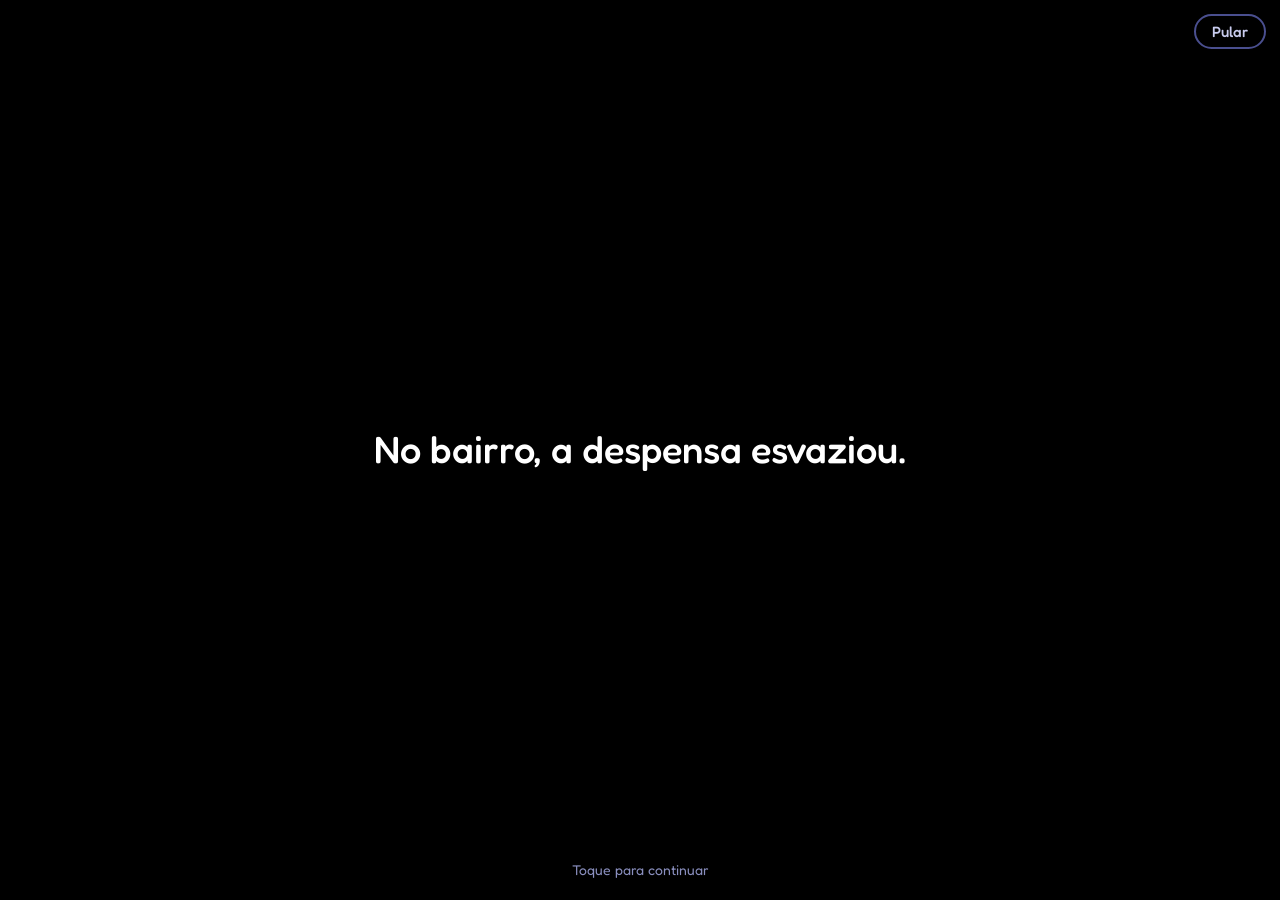
<file: cesta-cheia.html>
<!DOCTYPE html>
<html lang="pt-BR">
<head>
<meta charset="utf-8">
<meta name="viewport" content="width=device-width, initial-scale=1, viewport-fit=cover">
<title>Cesta Cheia</title>
<link rel="preconnect" href="https://fonts.googleapis.com">
<link rel="preconnect" href="https://fonts.gstatic.com" crossorigin>
<link href="https://fonts.googleapis.com/css2?family=Fredoka:wght@400;500;600;700&display=swap" rel="stylesheet">
<style>
:root{
  --bg:#EAF6FB; --panel:#FFFFFF; --ink:#23264F; --muted:#5B6090; --line:#C9D6EE;
  --milho:#FFC845; --milho-ink:#3A2A00; --horta:#2E9E6B; --goiaba:#F26B8A; --shadow:rgba(35,38,79,.2);
  box-sizing:border-box;
  padding-top:env(safe-area-inset-top,0px);
  padding-bottom:env(safe-area-inset-bottom,0px);
}
@media (prefers-color-scheme: dark){
  :root:not([data-theme="light"]){
    --bg:#101235; --panel:#1C1F4D; --ink:#F2F3FF; --muted:#A7ADE0; --line:#373C80; --shadow:rgba(0,0,0,.45);
  }
}
:root[data-theme="dark"]{
  --bg:#101235; --panel:#1C1F4D; --ink:#F2F3FF; --muted:#A7ADE0; --line:#373C80; --shadow:rgba(0,0,0,.45);
}
*{box-sizing:border-box}
html{height:100%;scroll-padding-top:env(safe-area-inset-top,0px)}
body{
  height:100%;margin:0;background:var(--bg);color:var(--ink);
  font-family:"Fredoka","Trebuchet MS","Segoe UI Rounded",system-ui,sans-serif;
  overflow:hidden;overscroll-behavior:none;-webkit-tap-highlight-color:transparent;
  -webkit-user-select:none;user-select:none;
}
button{font-family:inherit}
button:focus-visible{outline:3px solid var(--horta);outline-offset:2px}
#app{height:100%;max-width:960px;margin:0 auto;padding:8px 10px 10px;display:flex;flex-direction:column;gap:8px}

#hud{display:flex;justify-content:space-between;align-items:center;gap:8px}
.street{display:flex;flex-direction:column;line-height:1.15;min-width:0;flex:1}
a.icon{text-decoration:none;flex:none}
.card .back{display:block;text-align:center;margin-top:12px;font-size:15px;font-weight:500;color:var(--muted);text-decoration:underline}
.street strong{font-size:19px;font-weight:600;white-space:nowrap;overflow:hidden;text-overflow:ellipsis}
.street span{font-size:14px;color:var(--muted)}
.right{display:flex;gap:8px;align-items:center}
.pill{font-variant-numeric:tabular-nums;font-weight:600;font-size:20px;padding:3px 14px;border-radius:999px;background:var(--panel);border:2px solid var(--line);min-width:72px;text-align:center}
.pill.low{background:var(--goiaba);border-color:var(--goiaba);color:#fff}
.icon{width:38px;height:38px;border-radius:50%;border:2px solid var(--line);background:var(--panel);color:var(--ink);display:grid;place-items:center;cursor:pointer;padding:0}
#bar{height:8px;border-radius:99px;background:var(--line);overflow:hidden;flex:none}
#barFill{display:block;height:100%;width:100%;background:var(--horta);border-radius:99px;transform-origin:left center}
#bar.low #barFill{background:var(--goiaba)}

#stage{position:relative;flex:1;min-height:0;border-radius:22px;overflow:hidden;background:#8FD3F2;box-shadow:0 6px 18px var(--shadow)}
#c{display:block;width:100%;height:100%;touch-action:none}
#toast{
  position:absolute;left:50%;top:12px;transform:translate(-50%,-8px);max-width:calc(100% - 24px);
  background:var(--panel);color:var(--ink);padding:8px 14px;border-radius:14px;font-weight:500;font-size:15px;
  line-height:1.3;text-align:center;opacity:0;transition:opacity .2s,transform .2s;pointer-events:none;box-shadow:0 4px 12px var(--shadow)
}
#toast.on{opacity:1;transform:translate(-50%,0)}

#overlay{position:absolute;inset:0;display:none;padding:14px;background:rgba(16,18,53,.55);overflow:auto}
#overlay.show{display:flex}
.card{margin:auto;background:var(--panel);color:var(--ink);border-radius:24px;padding:20px 20px 18px;max-width:420px;width:100%;box-shadow:0 12px 30px rgba(0,0,0,.3)}
.card h1{font-size:28px;line-height:1.1;margin:0 0 8px;font-weight:700}
.card p{margin:0 0 10px;line-height:1.4;font-size:16px}
.card ul{margin:6px 0 0;padding-left:20px;line-height:1.4;font-size:15px}
.card li{margin-bottom:4px}
.card .note{font-size:13px;color:var(--muted)}
.card .tips{background:var(--bg);border-radius:16px;padding:12px 14px;margin:0 0 14px}
.card .tips strong{font-weight:600}
.btn{width:100%;height:52px;border:0;border-radius:16px;background:var(--milho);color:var(--milho-ink);font-size:20px;font-weight:700;cursor:pointer;box-shadow:0 4px 0 #C9982A;margin-top:4px}
.btn:active{transform:translateY(2px);box-shadow:0 2px 0 #C9982A}

#basket{display:flex;align-items:center;gap:10px;background:var(--panel);border-radius:18px;padding:6px 12px;border:2px solid var(--line);flex:none}
#basket .lbl{font-weight:600;font-size:15px;white-space:nowrap}
#slots{display:flex;gap:8px;flex:1;justify-content:flex-end}
.slot{width:42px;height:42px;border-radius:50%;border:2px dashed var(--line);display:grid;place-items:center;font-size:23px;line-height:1}
.slot.full{border-style:solid;border-color:var(--milho);background:rgba(255,200,69,.25)}

#controls{display:flex;justify-content:space-between;align-items:center;gap:12px;flex:none;touch-action:none}
.dpad{display:flex;gap:10px}
.pad{width:76px;height:64px;border-radius:20px;border:0;background:var(--ink);color:var(--bg);display:grid;place-items:center;cursor:pointer;touch-action:none;padding:0}
.pad.down{transform:scale(.94);filter:brightness(1.25)}
#give{
  flex:1;max-width:230px;height:64px;border-radius:20px;border:0;background:var(--milho);color:var(--milho-ink);
  font-size:26px;font-weight:700;display:flex;gap:10px;align-items:center;justify-content:center;cursor:pointer;
  box-shadow:0 4px 0 #C9982A;touch-action:none
}
#give:active{transform:translateY(2px);box-shadow:0 2px 0 #C9982A}
#give.ready{animation:pulse .9s ease-in-out infinite}
@keyframes pulse{50%{transform:scale(1.06)}}
@media (prefers-reduced-motion:reduce){
  #give.ready{animation:none;outline:4px solid var(--horta)}
  #toast{transition:none}
}

#cutscene{
  position:fixed;inset:0;z-index:50;background:#000;color:#fff;display:flex;align-items:center;justify-content:center;
  padding:24px;transition:opacity .7s;cursor:pointer;
}
#cutscene.off{opacity:0;pointer-events:none}
#csText{
  max-width:560px;margin:0;text-align:center;font-size:clamp(24px,6vw,38px);font-weight:500;line-height:1.3;
  opacity:0;transition:opacity .7s;text-wrap:balance;
}
#csText.in{opacity:1}
#csText.big{color:var(--milho);font-size:clamp(30px,8vw,50px);font-weight:700}
#csSkip{
  position:absolute;right:14px;top:calc(env(safe-area-inset-top,0px) + 14px);background:transparent;color:#C9CCEE;
  border:2px solid #4A4F8F;border-radius:999px;padding:6px 16px;font-size:15px;font-weight:500;cursor:pointer
}
#csHint{position:absolute;left:0;right:0;bottom:calc(env(safe-area-inset-bottom,0px) + 22px);text-align:center;font-size:14px;color:#8A8FBF}
@media (prefers-reduced-motion:reduce){ #cutscene,#csText{transition:none} }
</style>
</head>
<body>
<div id="app">
  <header id="hud">
    <a id="back" class="icon" href="index.html" aria-label="Voltar para a página inicial" title="Voltar para a página inicial"><svg width="20" height="20" viewBox="0 0 24 24" fill="none" stroke="currentColor" stroke-width="2.6" stroke-linecap="round" stroke-linejoin="round"><path d="M19 12H5M12 5l-7 7 7 7"/></svg></a>
    <div class="street"><strong id="streetName">Rua das Flores</strong><span id="streetCount">0 de 8 casas</span></div>
    <div class="right">
      <div id="timer" class="pill" aria-label="Tempo restante na rua">1:30</div>
      <button id="mute" class="icon" type="button" aria-label="Desligar o som" aria-pressed="false"></button>
    </div>
  </header>
  <div id="bar"><i id="barFill"></i></div>

  <main id="stage">
    <canvas id="c" aria-label="Rua do bairro com casas esperando por comida"></canvas>
    <div id="toast" role="status" aria-live="polite"></div>
    <div id="overlay" class="show"></div>
  </main>

  <section id="basket" aria-label="Sua cesta">
    <span class="lbl">Sua cesta</span>
    <div id="slots"></div>
  </section>

  <nav id="controls" aria-label="Controles">
    <div class="dpad">
      <button id="left" class="pad" type="button" aria-label="Andar para a esquerda">
        <svg width="32" height="32" viewBox="0 0 24 24" fill="none" stroke="currentColor" stroke-width="3.2" stroke-linecap="round" stroke-linejoin="round"><path d="M15 5l-7 7 7 7"/></svg>
      </button>
      <button id="right" class="pad" type="button" aria-label="Andar para a direita">
        <svg width="32" height="32" viewBox="0 0 24 24" fill="none" stroke="currentColor" stroke-width="3.2" stroke-linecap="round" stroke-linejoin="round"><path d="M9 5l7 7-7 7"/></svg>
      </button>
    </div>
    <button id="give" type="button">
      <svg width="28" height="28" viewBox="0 0 24 24" fill="currentColor"><path d="M12 21.35l-1.45-1.32C5.4 15.36 2 12.28 2 8.5 2 5.42 4.42 3 7.5 3c1.74 0 3.41.81 4.5 2.09C13.09 3.81 14.76 3 16.5 3 19.58 3 22 5.42 22 8.5c0 3.78-3.4 6.86-8.55 11.54L12 21.35z"/></svg>
      Doar
    </button>
  </nav>
</div>

<div id="cutscene" role="dialog" aria-label="Abertura do jogo" aria-live="polite">
  <p id="csText"></p>
  <button id="csSkip" type="button">Pular</button>
  <div id="csHint">Toque para continuar</div>
</div>

<script>
(() => {
'use strict';

/* ---------- utilidades ---------- */
const $ = s => document.querySelector(s);
const HOME = /\/arquivos\/[^/]+\/[^/]*$/.test(location.pathname) ? '../../index.html' : 'index.html';
$('#back').setAttribute('href', HOME);
const clamp = (v,a,b) => Math.max(a,Math.min(b,v));
const lerp = (a,b,u) => a+(b-a)*u;
const mix = (a,b,u) => [lerp(a[0],b[0],u),lerp(a[1],b[1],u),lerp(a[2],b[2],u)];
const rgb = c => `rgb(${c[0]|0},${c[1]|0},${c[2]|0})`;
const hash = n => { const x = Math.sin(n*127.1+311.7)*43758.5453; return x-Math.floor(x); };
const pick = a => a[Math.floor(Math.random()*a.length)];
const shuffle = a => { for(let i=a.length-1;i>0;i--){ const j=Math.floor(Math.random()*(i+1)); [a[i],a[j]]=[a[j],a[i]]; } return a; };

/* ---------- dados do jogo ---------- */
const ITEMS = [
  {e:'🍚', n:'arroz'}, {e:'🫘', n:'feijão'}, {e:'🥛', n:'leite'}, {e:'🍝', n:'macarrão'}
];
const TEXT_FONT = '"Fredoka","Trebuchet MS",system-ui,sans-serif';
const EMOJI_FONT = '"Apple Color Emoji","Segoe UI Emoji","Noto Color Emoji",sans-serif';

// 90s + 100s + 110s = 5 minutos no total
const STREETS = [
  {name:'Rua das Flores', houses:8, cap:3, time:90, base:0, types:[0,1,2], two:.15,
   intro:'Manhã cedo. As primeiras casas esperam pelo café da manhã.'},
  {name:'Ladeira do Sol', houses:10, cap:4, time:100, base:90, types:[0,1,2,3], two:.4,
   intro:'O sol está alto e a ladeira é comprida. Sua cesta agora leva 4 itens.'},
  {name:'Travessa da Esperança', houses:12, cap:4, time:110, base:190, types:[0,1,2,3], two:.5, giveBack:true,
   intro:'O dia está acabando. Quem já recebeu ajuda quer ajudar também.'}
];
const WALLS = ['#F4B942','#4FB0C6','#EE6C8A','#9B8CE0','#7BC47F','#F08A4B','#5C8DE0'];
const ROOFS = ['#7A3E2B','#3F4A7A','#8A2F4F','#2F6B4F'];
const ASSOC = ['Creche Alvorada','APAE','Casa das Mangueiras'];
const FAMILIES = ['Família Silva','Família Souza','Família Oliveira','Família Costa','Família Santos','Família Lima',
  'Família Pereira','Família Almeida','Família Ribeiro','Família Rocha','Família Martins','Família Barbosa'];
const THANKS = ['Hoje a mesa vai ter comida!','Você chegou na hora certa.','Isso muda o nosso dia.',
  'Que alívio! Gratidão.','Todo mundo aqui agradece.'];

const PANTRY_X = 150, HOUSE0 = 560, SPACING = 280, SPEED = 210;

/* ---------- estado ---------- */
const canvas = $('#c'), ctx = canvas.getContext('2d');
let W=640, Hl=360, GY=298, scale=1, dpr=1;
let mode='title'; // title | play | celebrate | between | end
let streetIdx=0, st=STREETS[0], houses=[], basket=[], worldLen=3000, camX=0;
let t=0, timeLeft=90, elapsed=0, refillT=.2;
let flying=[], parts=[];
let stats={items:0,houses:0};
const player={x:210,vx:0,face:1,walk:0,loading:false};
const dog={x:150,face:1,t:0,moving:false};
const keys={left:false,right:false};
const clouds = Array.from({length:7},(_,i)=>({x:hash(i)*1400,y:26+hash(i+9)*90,s:.7+hash(i+3)*.8,sp:5+hash(i+5)*8}));

/* ---------- tamanho ---------- */
function resize(){
  const r = canvas.getBoundingClientRect();
  if(!r.width || !r.height) return;
  dpr = Math.min(window.devicePixelRatio||1, 2.5);
  canvas.width = Math.round(r.width*dpr);
  canvas.height = Math.round(r.height*dpr);
  scale = Math.min(r.height/360, r.width/440);
  W = r.width/scale; Hl = r.height/scale; GY = Hl-62;
}
window.addEventListener('resize', resize);
if('ResizeObserver' in window) new ResizeObserver(resize).observe($('#stage'));

/* ---------- som ---------- */
let actx=null, muted=false;
function tone(freq,dur,type='sine',vol=.07,when=0){
  if(muted) return;
  try{
    actx = actx || new (window.AudioContext||window.webkitAudioContext)();
    const o=actx.createOscillator(), g=actx.createGain(), s=actx.currentTime+when;
    o.type=type; o.frequency.value=freq;
    g.gain.setValueAtTime(vol,s); g.gain.exponentialRampToValueAtTime(.0001,s+dur);
    o.connect(g); g.connect(actx.destination); o.start(s); o.stop(s+dur);
  }catch(e){}
}
function sfx(k){
  if(k==='pick') tone(540,.07,'triangle');
  if(k==='give'){ tone(660,.12); tone(880,.16,'sine',.07,.1); }
  if(k==='no') tone(190,.2,'square',.04);
  if(k==='fed'){ [523,659,784,1047].forEach((f,i)=>tone(f,.2,'sine',.07,i*.09)); }
  if(k==='done'){ [523,659,784,1047,1319].forEach((f,i)=>tone(f,.28,'sine',.07,i*.11)); }
}
const ICON_ON = '<svg width="22" height="22" viewBox="0 0 24 24" fill="none" stroke="currentColor" stroke-width="2.4" stroke-linecap="round" stroke-linejoin="round"><path d="M4 9v6h4l5 4V5L8 9H4z" fill="currentColor"/><path d="M16.5 8.5a5 5 0 010 7M19 6a8.5 8.5 0 010 12"/></svg>';
const ICON_OFF = '<svg width="22" height="22" viewBox="0 0 24 24" fill="none" stroke="currentColor" stroke-width="2.4" stroke-linecap="round" stroke-linejoin="round"><path d="M4 9v6h4l5 4V5L8 9H4z" fill="currentColor"/><path d="M16 9l6 6M22 9l-6 6"/></svg>';
$('#mute').innerHTML = ICON_ON;
$('#mute').addEventListener('click',()=>{
  muted=!muted;
  $('#mute').innerHTML = muted?ICON_OFF:ICON_ON;
  $('#mute').setAttribute('aria-pressed',String(muted));
  $('#mute').setAttribute('aria-label',muted?'Ligar o som':'Desligar o som');
});

/* ---------- interface ---------- */
let toastT;
function toast(msg,ms=2400){
  const el=$('#toast'); el.textContent=msg; el.classList.add('on');
  clearTimeout(toastT); toastT=setTimeout(()=>el.classList.remove('on'),ms);
}
function showCard(html,btnText,cb,withBack){
  const ov=$('#overlay');
  ov.innerHTML = `<div class="card" role="dialog" aria-live="polite">${html}<button class="btn" id="cardBtn" type="button">${btnText}</button></div>`;
  ov.classList.add('show');
  const b=$('#cardBtn'); b.focus({preventScroll:true});
  if(withBack){ const a=document.createElement('a'); a.className='back'; a.href=HOME; a.textContent='Voltar para a página inicial'; b.after(a); }
  b.addEventListener('click',()=>{ ov.classList.remove('show'); b.blur(); cb(); });
}
function renderBasket(){
  let h='';
  for(let i=0;i<st.cap;i++){
    const ty=basket[i];
    h += ty!=null ? `<span class="slot full" title="${ITEMS[ty].n}">${ITEMS[ty].e}</span>` : '<span class="slot"></span>';
  }
  const box=$('#slots'); box.innerHTML=h;
  box.setAttribute('aria-label',`Cesta com ${basket.length} de ${st.cap} itens`);
}
function updateHUD(){
  $('#streetName').textContent = st.name;
  const fed = houses.filter(h=>h.fed).length;
  $('#streetCount').textContent = `${fed} de ${houses.length} casas`;
}
let lastTxt='';
function updateTimer(){
  const s=Math.max(0,Math.ceil(timeLeft));
  const txt=`${Math.floor(s/60)}:${String(s%60).padStart(2,'0')}`;
  const low=s<=15 && mode==='play';
  if(txt!==lastTxt){ $('#timer').textContent=txt; lastTxt=txt; }
  $('#timer').classList.toggle('low',low);
  $('#bar').classList.toggle('low',low);
  $('#barFill').style.transform=`scaleX(${clamp(timeLeft/st.time,0,1)})`;
}

/* ---------- ruas e casas ---------- */
function loadStreet(i){
  streetIdx=i; st=STREETS[i];
  const names=shuffle(ASSOC.concat(shuffle(FAMILIES.slice()).slice(0,Math.max(0,st.houses-ASSOC.length))));
  houses=[];
  for(let k=0;k<st.houses;k++){
    const n = Math.random()<st.two ? 2 : 1;
    const types = shuffle(st.types.slice()).slice(0,n);
    houses.push({
      x:HOUSE0+k*SPACING, name:names[k%names.length],
      needs:types.map(ty=>({type:ty,done:false})),
      fed:false, color:WALLS[(k+i*3)%WALLS.length], roof:ROOFS[(k*2+i)%ROOFS.length],
      seed:Math.random()*6, chimney:Math.random()<.5
    });
  }
  worldLen = HOUSE0+st.houses*SPACING+200;
  player.x=210; player.vx=0; player.face=1; dog.x=170;
  basket=[]; flying=[]; parts=[]; refillT=.2;
  timeLeft=st.time; elapsed=0; camX=0;
  renderBasket(); updateHUD(); updateTimer();
}
const nearPantry = () => Math.abs(player.x-PANTRY_X)<95;
const nearestHouse = () => houses.find(h=>Math.abs(player.x-h.x)<80);
function candidates(){
  const need=[];
  houses.forEach(h=>h.needs.forEach(n=>{ if(!n.done) need.push(n.type); }));
  basket.forEach(ty=>{ const i=need.indexOf(ty); if(i>=0) need.splice(i,1); });
  return need;
}
function guideX(){
  const useful=houses.filter(h=>!h.fed && h.needs.some(n=>!n.done && basket.includes(n.type)));
  const byDist=list=>list.reduce((a,b)=>Math.abs(b.x-player.x)<Math.abs(a.x-player.x)?b:a);
  if(useful.length) return byDist(useful).x;
  if(basket.length<st.cap && candidates().length) return PANTRY_X;
  const un=houses.filter(h=>!h.fed);
  return un.length ? byDist(un).x : null;
}

/* ---------- ações ---------- */
function donate(){
  if(mode!=='play') return;
  const h=nearestHouse();
  if(!h){ toast(nearPantry()?'A cesta enche sozinha. É só esperar um instante.':'Chegue perto de uma porta para doar.'); return; }
  if(h.fed){ toast(`${h.name} já recebeu comida. Siga para a próxima casa!`); return; }
  const given=[];
  h.needs.forEach(n=>{
    if(n.done) return;
    const i=basket.indexOf(n.type);
    if(i>=0){ basket.splice(i,1); n.done=true; given.push(n.type); }
  });
  if(!given.length){
    const miss=h.needs.filter(n=>!n.done).map(n=>`${ITEMS[n.type].e} ${ITEMS[n.type].n}`).join(' e ');
    toast(`${h.name} precisa de ${miss}. Busque no Banco de Alimentos.`,2800);
    sfx('no'); return;
  }
  stats.items+=given.length;
  given.forEach((ty,i)=>flying.push({
    sx:player.x+player.face*18, sy:GY-32, tx:h.x+23, ty:GY-34, e:ITEMS[ty].e, d:i*.22, u:0, dur:.55
  }));
  sfx('give'); renderBasket();
  if(h.needs.every(n=>n.done)){
    h.fed=true; updateHUD();
    setTimeout(()=>{ sfx('fed'); hearts(h.x,GY-140,9); },420);
    toast(`${h.name}: ${pick(THANKS)}`);
    if(st.giveBack && Math.random()<.65 && basket.length<st.cap){
      const c=candidates();
      if(c.length){
        const ty=pick(c); basket.push(ty);
        setTimeout(()=>{ renderBasket(); if(mode==='play') toast(`${h.name} retribuiu com ${ITEMS[ty].e} para outra casa!`,2800); },1500);
      }
    }
    if(houses.every(x=>x.fed)) endStreet(true);
  }else{
    const rest=h.needs.filter(n=>!n.done).map(n=>`${ITEMS[n.type].e} ${ITEMS[n.type].n}`).join(' e ');
    toast(`Faltou ${rest}. Volte com o resto!`,2600);
    updateHUD();
  }
}

function endStreet(complete){
  if(mode!=='play') return;
  mode='celebrate';
  keys.left=keys.right=false;
  const fed=houses.filter(h=>h.fed).length;
  stats.houses+=fed;
  if(complete){ sfx('done'); }
  setTimeout(()=>showBetween(complete,fed),complete?1900:300);
}

function showBetween(complete,fed){
  mode='between';
  const total=houses.length;
  if(streetIdx>=STREETS.length-1){ showEnd(); return; }
  const nxt=STREETS[streetIdx+1];
  const head = complete ? 'Rua completa!' : 'O tempo desta rua acabou';
  const body = complete ? `Todas as ${total} casas receberam comida.` : `${fed} de ${total} casas receberam comida. Cada cesta contou.`;
  showCard(
    `<h1>${head}</h1><p>${body}</p><p><strong>${nxt.name}</strong><br>${nxt.intro}</p>`,
    'Ir para a próxima rua',
    ()=>{ loadStreet(streetIdx+1); mode='play'; toast(`${st.name}: ${st.houses} casas esperam por você.`,2800); }
  );
}

function showEnd(){
  mode='end';
  const totalHouses=STREETS.reduce((a,s)=>a+s.houses,0);
  showCard(
    `<h1>Fim da entrega</h1>
     <p>Você levou <b>${stats.items} alimentos</b> a <b>${stats.houses} de ${totalHouses} casas</b>.</p>
     <p>Uma cesta não muda o mundo, mas pode mudar o dia de uma família. No jogo, o Banco de Alimentos nunca esvazia. Na vida real, ele depende de gente como você.</p>
     <div class="tips"><strong>Doe de verdade</strong>
       <ul>
         <li>Procure um banco de alimentos, igreja, ONG ou campanha do seu bairro.</li>
         <li>Prefira alimentos não perecíveis e confira a validade.</li>
         <li>Sem comida para dar? Tempo de voluntariado e divulgar a campanha também ajudam.</li>
       </ul></div>`,
    'Jogar de novo',
    ()=>{ stats={items:0,houses:0}; loadStreet(0); mode='play'; toast('Fique perto do Banco de Alimentos até a cesta encher.',3200); },
    true
  );
}

function showTitle(){
  mode='title';
  showCard(
    `<h1>Cesta Cheia</h1>
     <p>O bairro acordou com a despensa vazia. Você tem 5 minutos para levar comida de casa em casa.</p>
     <ul>
       <li>Fique perto do Banco de Alimentos para encher a cesta.</li>
       <li>Leve cada item até a casa que pediu e toque em Doar.</li>
       <li>Você passa por 3 ruas, do amanhecer ao pôr do sol.</li>
     </ul>
     <p class="note" style="margin-top:10px">No computador: setas ou A e D para andar, espaço para doar.</p>`,
    'Começar a entrega',
    ()=>{ try{ actx = actx || new (window.AudioContext||window.webkitAudioContext)(); actx.resume&&actx.resume(); }catch(e){}
          mode='play'; toast('Fique perto do Banco de Alimentos até a cesta encher.',3200); },
    true
  );
}

/* ---------- partículas ---------- */
function hearts(x,y,n){
  for(let i=0;i<n;i++) parts.push({k:'heart',x:x+(Math.random()-.5)*50,y:y+(Math.random()-.5)*20,vx:(Math.random()-.5)*30,vy:-30-Math.random()*40,life:1.4,max:1.4,s:6+Math.random()*5});
}
function burst(x,y){
  for(let i=0;i<6;i++){ const a=Math.random()*6.28,s=40+Math.random()*60;
    parts.push({k:'spark',x,y,vx:Math.cos(a)*s,vy:Math.sin(a)*s-20,life:.5,max:.5,s:2+Math.random()*2}); }
}

/* ---------- atualização ---------- */
function update(dt){
  t+=dt;
  if(mode==='play'){
    timeLeft-=dt; elapsed+=dt;
    const dir=(keys.right?1:0)-(keys.left?1:0);
    player.vx += (dir*SPEED-player.vx)*Math.min(1,dt*10);
    player.x = clamp(player.x+player.vx*dt,70,worldLen-70);
    if(dir) player.face=dir;
    if(Math.abs(player.vx)>8) player.walk+=dt*Math.abs(player.vx)/16;

    player.loading=false;
    if(nearPantry() && basket.length<st.cap){
      const c=candidates();
      if(c.length){
        player.loading=true; refillT+=dt;
        if(refillT>=.3){ refillT=0; basket.push(pick(c)); renderBasket(); sfx('pick'); burst(player.x+player.face*18,GY-40); }
      }
    }else refillT=.2;

    if(timeLeft<=0){ timeLeft=0; endStreet(false); }
  }else{
    player.vx*=.8; player.loading=false;
  }
  // cachorro
  const goal=player.x-player.face*52, dd=goal-dog.x;
  dog.moving=Math.abs(dd)>6;
  dog.x+=dd*Math.min(1,dt*2.6);
  if(Math.abs(dd)>10) dog.face=dd>0?1:-1;
  if(dog.moving) dog.t+=dt;
  // itens voando
  for(let i=flying.length-1;i>=0;i--){
    const f=flying[i];
    if(f.d>0){ f.d-=dt; continue; }
    f.u+=dt/f.dur;
    if(f.u>=1){ burst(f.tx,f.ty); flying.splice(i,1); }
  }
  // partículas
  for(let i=parts.length-1;i>=0;i--){
    const p=parts[i]; p.life-=dt;
    if(p.life<=0){ parts.splice(i,1); continue; }
    p.x+=p.vx*dt; p.y+=p.vy*dt;
    if(p.k==='spark') p.vy+=220*dt;
  }
  // câmera
  const target=player.x-W*.42;
  camX += (target-camX)*Math.min(1,dt*6);
  camX = clamp(camX,0,Math.max(0,worldLen-W));
  // botão doar
  const nh=nearestHouse();
  const ready = mode==='play' && nh && !nh.fed && nh.needs.some(n=>!n.done && basket.includes(n.type));
  $('#give').classList.toggle('ready',!!ready);
  updateTimer();
}

/* ---------- desenho ---------- */
function rr(x,y,w,h,r){
  ctx.beginPath(); ctx.moveTo(x+r,y);
  ctx.arcTo(x+w,y,x+w,y+h,r); ctx.arcTo(x+w,y+h,x,y+h,r);
  ctx.arcTo(x,y+h,x,y,r); ctx.arcTo(x,y,x+w,y,r); ctx.closePath();
}
function circle(x,y,r){ ctx.beginPath(); ctx.arc(x,y,r,0,Math.PI*2); ctx.fill(); }
function emoji(e,x,y,size){
  ctx.font=`${size}px ${EMOJI_FONT}`; ctx.textAlign='center'; ctx.textBaseline='middle'; ctx.fillText(e,x,y);
}
function heart(x,y,s,col){
  ctx.fillStyle=col; ctx.beginPath();
  ctx.moveTo(x,y+s*.55);
  ctx.bezierCurveTo(x-s*1.3,y-s*.1,x-s*.7,y-s*1.05,x,y-s*.4);
  ctx.bezierCurveTo(x+s*.7,y-s*1.05,x+s*1.3,y-s*.1,x,y+s*.55);
  ctx.fill();
}
const SKY=[{t:0,a:[143,211,242],b:[255,241,201]},{t:.5,a:[79,176,232],b:[205,238,251]},{t:1,a:[76,74,158],b:[255,170,110]}];
function skyAt(p){
  p=clamp(p,0,1); const i=p<.5?0:1, k0=SKY[i], k1=SKY[i+1], u=(p-k0.t)/(k1.t-k0.t);
  return {a:mix(k0.a,k1.a,u), b:mix(k0.b,k1.b,u)};
}
function hills(par,base,amp,col,seed){
  ctx.fillStyle=col; ctx.beginPath(); ctx.moveTo(0,Hl);
  for(let x=0;x<=W+10;x+=10){
    const wx=x+camX*par;
    const y=base-(Math.sin(wx*.006+seed)+Math.sin(wx*.0151+seed*2.3)*.5)*amp*.5-amp*.5;
    ctx.lineTo(x,y);
  }
  ctx.lineTo(W+10,Hl); ctx.closePath(); ctx.fill();
}

function drawPantry(){
  const x=PANTRY_X,y=GY;
  ctx.fillStyle='#2E9E6B'; rr(x-90,y-96,180,96,6); ctx.fill();
  ctx.fillStyle='#1E6B49'; rr(x-72,y-84,144,52,4); ctx.fill();
  ctx.fillStyle='#8A5A32'; ctx.fillRect(x-72,y-60,144,3); ctx.fillRect(x-72,y-36,144,3);
  for(let i=0;i<5;i++){ emoji(ITEMS[i%ITEMS.length].e,x-56+i*28,y-71,15); emoji(ITEMS[(i+2)%ITEMS.length].e,x-56+i*28,y-47,15); }
  for(let i=0;i<8;i++){
    ctx.fillStyle=i%2?'#FFFFFF':'#F26B8A'; ctx.beginPath();
    ctx.moveTo(x-96+i*24,y-102); ctx.lineTo(x-72+i*24,y-102); ctx.lineTo(x-74+i*24,y-82); ctx.lineTo(x-94+i*24,y-82);
    ctx.closePath(); ctx.fill();
  }
  ctx.fillStyle='#7A4B1F'; ctx.fillRect(x-84,y-22,168,22);
  ctx.fillStyle='#FFC845'; rr(x-80,y-138,160,28,9); ctx.fill();
  ctx.fillStyle='#23264F'; ctx.font=`700 14px ${TEXT_FONT}`; ctx.textAlign='center'; ctx.textBaseline='middle';
  ctx.fillText('Banco de Alimentos',x,y-124);
}

function drawBubble(h,ready){
  const n=h.needs.length, w=22+n*34, hgt=44;
  const bob=Math.sin(t*2.6+h.seed)*3;
  const bottom=GY-132+bob, top=bottom-hgt, cx=h.x;
  ctx.lineWidth=2.5;
  ctx.fillStyle=h.fed?'#DDF5E7':'#FFFFFF'; ctx.strokeStyle=h.fed?'#2E9E6B':'#23264F';
  rr(cx-w/2,top,w,hgt,14); ctx.fill(); ctx.stroke();
  ctx.beginPath(); ctx.moveTo(cx-7,bottom-1); ctx.lineTo(cx,bottom+9); ctx.lineTo(cx+7,bottom-1); ctx.closePath();
  ctx.fillStyle=h.fed?'#DDF5E7':'#FFFFFF'; ctx.fill(); ctx.stroke();
  ctx.fillStyle=h.fed?'#DDF5E7':'#FFFFFF'; ctx.fillRect(cx-6,bottom-4,12,4);
  if(h.fed){ heart(cx,top+hgt/2+2,13,'#F26B8A'); }
  else h.needs.forEach((nd,i)=>{
    const ex=cx-(n-1)*17+i*34, ey=top+hgt/2+1;
    ctx.globalAlpha=nd.done?.3:1; ctx.fillStyle='#000'; emoji(ITEMS[nd.type].e,ex,ey,26); ctx.globalAlpha=1;
    if(nd.done){ ctx.strokeStyle='#2E9E6B'; ctx.lineWidth=4; ctx.lineCap='round'; ctx.beginPath();
      ctx.moveTo(ex-7,ey); ctx.lineTo(ex-1,ey+6); ctx.lineTo(ex+9,ey-7); ctx.stroke(); }
  });
  if(Math.abs(player.x-h.x)<110){
    ctx.font=`600 13px ${TEXT_FONT}`; const tw=ctx.measureText(h.name).width+18;
    ctx.fillStyle='#23264F'; rr(cx-tw/2,top-27,tw,22,11); ctx.fill();
    ctx.fillStyle='#FFFFFF'; ctx.textAlign='center'; ctx.textBaseline='middle'; ctx.fillText(h.name,cx,top-16);
    if(ready){
      const by=top-40+Math.sin(t*8)*3;
      ctx.fillStyle='#FFC845'; ctx.strokeStyle='#23264F'; ctx.lineWidth=2;
      ctx.beginPath(); ctx.moveTo(cx-9,by-8); ctx.lineTo(cx+9,by-8); ctx.lineTo(cx,by+5); ctx.closePath(); ctx.fill(); ctx.stroke();
    }
  }
}

function drawHouse(h,ready){
  const x=h.x,y=GY,w=150,wh=82;
  ctx.fillStyle=h.color; rr(x-w/2,y-wh,w,wh,6); ctx.fill();
  if(h.chimney){ ctx.fillStyle=h.roof; ctx.fillRect(x+34,y-wh-42,16,34); }
  ctx.fillStyle=h.roof; ctx.beginPath();
  ctx.moveTo(x-w/2-10,y-wh); ctx.lineTo(x,y-wh-38); ctx.lineTo(x+w/2+10,y-wh); ctx.closePath(); ctx.fill();
  // janela
  ctx.fillStyle=h.fed?'#FFE79A':'#39406B'; rr(x-54,y-64,34,30,4); ctx.fill();
  if(h.fed){
    ctx.fillStyle='#8D5A3B'; circle(x-43,y-46,5); circle(x-30,y-46,5);
    ctx.fillStyle='#F26B8A'; ctx.fillRect(x-48,y-41,10,7); ctx.fillStyle='#2AA7A0'; ctx.fillRect(x-35,y-41,10,7);
  }
  ctx.strokeStyle='#FFFFFF'; ctx.lineWidth=3; ctx.strokeRect(x-54,y-64,34,30);
  ctx.beginPath(); ctx.moveTo(x-37,y-64); ctx.lineTo(x-37,y-34); ctx.stroke();
  // porta
  ctx.fillStyle='#5B3A29'; rr(x+8,y-50,30,50,4); ctx.fill();
  ctx.fillStyle='#FFC845'; circle(x+32,y-26,2.5);
  ctx.fillStyle='rgba(0,0,0,.12)'; ctx.fillRect(x-w/2,y-4,w,4);
  drawBubble(h,ready);
}

function drawPlayer(){
  const p=player, x=p.x, y=GY+16, f=p.face;
  const moving=Math.abs(p.vx)>8, sw=moving?Math.sin(p.walk):0, bob=moving?-Math.abs(Math.sin(p.walk))*2:0;
  if(p.loading){
    ctx.strokeStyle='#FFC845'; ctx.lineWidth=3; ctx.globalAlpha=.6+.4*Math.sin(t*10);
    ctx.beginPath(); ctx.ellipse(x,y+2,26,8,0,0,Math.PI*2); ctx.stroke(); ctx.globalAlpha=1;
  }
  ctx.save(); ctx.translate(x,y);
  ctx.fillStyle='rgba(0,0,0,.2)'; ctx.beginPath(); ctx.ellipse(0,2,18,5,0,0,Math.PI*2); ctx.fill();
  ctx.scale(f,1); ctx.translate(0,bob);
  ctx.strokeStyle='#2B2F63'; ctx.lineWidth=6; ctx.lineCap='round';
  ctx.beginPath(); ctx.moveTo(-4,-16); ctx.lineTo(-4+sw*9,-1); ctx.moveTo(4,-16); ctx.lineTo(4-sw*9,-1); ctx.stroke();
  ctx.fillStyle='#2AA7A0'; rr(-11,-46,22,32,9); ctx.fill();
  ctx.fillStyle='#8D5A3B'; circle(0,-56,10);
  ctx.fillStyle='#FFC845'; ctx.beginPath(); ctx.arc(0,-58,10.5,Math.PI,0); ctx.fill(); ctx.fillRect(2,-59,13,3.5);
  ctx.fillStyle='#23264F'; circle(5,-55,1.7);
  // braço e cesta
  ctx.strokeStyle='#8D5A3B'; ctx.lineWidth=5; ctx.beginPath(); ctx.moveTo(6,-40); ctx.lineTo(15,-27); ctx.stroke();
  ctx.fillStyle='#B8793A'; ctx.strokeStyle='#7A4B1F'; ctx.lineWidth=2;
  ctx.beginPath(); ctx.moveTo(8,-30); ctx.lineTo(29,-30); ctx.lineTo(25,-13); ctx.lineTo(12,-13); ctx.closePath(); ctx.fill(); ctx.stroke();
  ctx.beginPath(); ctx.moveTo(10,-21); ctx.lineTo(27,-21); ctx.moveTo(19,-30); ctx.lineTo(19,-13); ctx.stroke();
  ctx.beginPath(); ctx.arc(18.5,-30,9,Math.PI,0); ctx.stroke();
  ctx.restore();
  // itens da cesta (sem espelhar)
  const n=basket.length;
  basket.forEach((ty,i)=>{ ctx.fillStyle='#000'; emoji(ITEMS[ty].e, x+f*(18.5+(i-(n-1)/2)*11), y-35-(i%2)*5+bob, 15); });
}

function drawDog(){
  const d=dog, y=GY+19-(d.moving?Math.abs(Math.sin(d.t*12))*1.5:0);
  ctx.save(); ctx.translate(d.x,y); ctx.scale(d.face,1);
  ctx.fillStyle='rgba(0,0,0,.18)'; ctx.beginPath(); ctx.ellipse(0,1,15,4,0,0,Math.PI*2); ctx.fill();
  const lg=d.moving?Math.sin(d.t*14)*4:0;
  ctx.strokeStyle='#B87A35'; ctx.lineWidth=4; ctx.lineCap='round';
  ctx.beginPath(); ctx.moveTo(-8,-8); ctx.lineTo(-8+lg,-1); ctx.moveTo(8,-8); ctx.lineTo(8-lg,-1); ctx.stroke();
  ctx.strokeStyle='#D99A4E'; ctx.lineWidth=5; ctx.beginPath(); ctx.moveTo(-13,-14); ctx.quadraticCurveTo(-21,-22+Math.sin(t*12)*3,-19,-27); ctx.stroke();
  ctx.fillStyle='#D99A4E'; ctx.beginPath(); ctx.ellipse(0,-12,15,8,0,0,Math.PI*2); ctx.fill();
  circle(14,-19,7);
  ctx.fillStyle='#9A5F2A'; ctx.beginPath(); ctx.ellipse(11,-23,3,5,-.4,0,Math.PI*2); ctx.fill();
  ctx.fillStyle='#F3D2A4'; ctx.beginPath(); ctx.ellipse(19,-17,4,3,0,0,Math.PI*2); ctx.fill();
  ctx.fillStyle='#23264F'; circle(22,-18,1.6); circle(15,-21,1.3);
  ctx.restore();
}

function draw(){
  ctx.setTransform(dpr*scale,0,0,dpr*scale,0,0);
  const pr=clamp((st.base+elapsed)/300,0,1);
  const sk=skyAt(pr);
  const g=ctx.createLinearGradient(0,0,0,GY);
  g.addColorStop(0,rgb(sk.a)); g.addColorStop(1,rgb(sk.b));
  ctx.fillStyle=g; ctx.fillRect(0,0,W,Hl);

  // sol
  const sx=W*(.12+.76*pr), sy=lerp(GY-80,70,Math.sin(pr*Math.PI));
  const rg=ctx.createRadialGradient(sx,sy,6,sx,sy,72);
  rg.addColorStop(0,'rgba(255,240,170,.85)'); rg.addColorStop(1,'rgba(255,240,170,0)');
  ctx.fillStyle=rg; circle(sx,sy,72);
  ctx.fillStyle=pr>.75?'#FF9A55':'#FFE27A'; circle(sx,sy,24);

  // nuvens
  ctx.fillStyle='rgba(255,255,255,.85)';
  clouds.forEach(c=>{
    const span=W+300;
    const cx=(((c.x-camX*.15+t*c.sp)%span)+span)%span-150;
    ctx.beginPath(); ctx.ellipse(cx,c.y,34*c.s,12*c.s,0,0,Math.PI*2);
    ctx.ellipse(cx-20*c.s,c.y+4*c.s,22*c.s,9*c.s,0,0,Math.PI*2);
    ctx.ellipse(cx+22*c.s,c.y+3*c.s,24*c.s,9*c.s,0,0,Math.PI*2); ctx.fill();
  });

  hills(.2,GY-46,36,'#93CDB4',1.3);
  hills(.4,GY-16,26,'#6DB98F',4.1);

  // árvores
  const par=.65, i0=Math.floor(camX*par/170)-1, i1=Math.ceil((camX*par+W)/170)+1;
  for(let i=i0;i<=i1;i++){
    const tx=i*170+hash(i)*90-camX*par, th=34+hash(i+4)*26, r=16+hash(i+7)*9;
    ctx.fillStyle='#7A5230'; ctx.fillRect(tx-2.5,GY-th,5,th);
    ctx.fillStyle=hash(i+2)>.5?'#3E9B62':'#2F8A55'; circle(tx,GY-th-r*.6,r);
  }

  // calçada e rua
  ctx.fillStyle='#D5D1DE'; ctx.fillRect(0,GY,W,22);
  ctx.fillStyle='#B9B4C8'; ctx.fillRect(0,GY+20,W,3);
  ctx.fillStyle='#565A7C'; ctx.fillRect(0,GY+23,W,Hl-GY-23);
  ctx.fillStyle='#FFD96B';
  for(let x=-(camX%60);x<W;x+=60) ctx.fillRect(x,GY+23+(Hl-GY-23)/2-2,28,4);

  // camada principal
  ctx.save(); ctx.translate(-camX,0);
  for(let k=0;k<=st.houses;k++){
    const lx=HOUSE0-SPACING/2+k*SPACING;
    if(lx<camX-40||lx>camX+W+40) continue;
    ctx.fillStyle='#3B3F63'; ctx.fillRect(lx-2,GY-70,4,72);
    ctx.fillStyle='#FFE79A'; circle(lx,GY-74,6);
    if(pr>.6){ const lg=ctx.createRadialGradient(lx,GY-74,2,lx,GY-74,34);
      lg.addColorStop(0,'rgba(255,231,154,.7)'); lg.addColorStop(1,'rgba(255,231,154,0)'); ctx.fillStyle=lg; circle(lx,GY-74,34); }
  }
  drawPantry();
  const nh=nearestHouse();
  houses.forEach(h=>{
    if(h.x+110<camX||h.x-110>camX+W) return;
    drawHouse(h, mode==='play' && h===nh && !h.fed && h.needs.some(n=>!n.done && basket.includes(n.type)));
  });
  drawDog(); drawPlayer();
  flying.forEach(f=>{
    if(f.d>0) return;
    const u=clamp(f.u,0,1), fx=lerp(f.sx,f.tx,u), fy=lerp(f.sy,f.ty,u)-Math.sin(u*Math.PI)*60;
    ctx.fillStyle='#000'; emoji(f.e,fx,fy,22);
  });
  parts.forEach(p=>{
    ctx.globalAlpha=clamp(p.life/p.max,0,1);
    if(p.k==='heart') heart(p.x,p.y,p.s,'#F26B8A');
    else { ctx.fillStyle='#FFC845'; circle(p.x,p.y,p.s); }
    ctx.globalAlpha=1;
  });
  ctx.restore();

  // clima de fim de tarde
  if(pr>.55){ ctx.fillStyle=`rgba(255,120,70,${clamp((pr-.55)/.45,0,1)*.14})`; ctx.fillRect(0,0,W,Hl); }

  // seta-guia
  if(mode==='play'){
    const gx=guideX();
    if(gx!=null){
      const sxg=gx-camX;
      if(sxg<24||sxg>W-24){
        const left=sxg<24, ax=left?24:W-24, ay=GY-70, pulse=Math.sin(t*6)*3*(left?-1:1);
        ctx.fillStyle='#FFC845'; ctx.strokeStyle='#23264F'; ctx.lineWidth=2.5; ctx.lineJoin='round';
        ctx.beginPath();
        if(left){ ctx.moveTo(ax+10+pulse,ay-14); ctx.lineTo(ax-10+pulse,ay); ctx.lineTo(ax+10+pulse,ay+14); }
        else { ctx.moveTo(ax-10+pulse,ay-14); ctx.lineTo(ax+10+pulse,ay); ctx.lineTo(ax-10+pulse,ay+14); }
        ctx.closePath(); ctx.fill(); ctx.stroke();
      }
    }
  }
}

/* ---------- entrada ---------- */
function hold(btn,key){
  const on=e=>{ e.preventDefault(); keys[key]=true; btn.classList.add('down'); try{btn.setPointerCapture(e.pointerId);}catch(_){} };
  const off=()=>{ keys[key]=false; btn.classList.remove('down'); };
  btn.addEventListener('pointerdown',on);
  ['pointerup','pointercancel','lostpointercapture'].forEach(ev=>btn.addEventListener(ev,off));
  btn.addEventListener('contextmenu',e=>e.preventDefault());
}
hold($('#left'),'left'); hold($('#right'),'right');
$('#give').addEventListener('pointerdown',e=>{ e.preventDefault(); donate(); });
$('#give').addEventListener('keydown',e=>{ if(e.key==='Enter'||e.key===' '){ e.preventDefault(); } });

window.addEventListener('keydown',e=>{
  const k=e.key;
  if(k==='ArrowLeft'||k==='a'||k==='A'){ keys.left=true; }
  else if(k==='ArrowRight'||k==='d'||k==='D'){ keys.right=true; }
  else if((k===' '||k==='e'||k==='E'||k==='ArrowUp') && mode==='play'){ e.preventDefault(); if(!e.repeat) donate(); }
});
window.addEventListener('keyup',e=>{
  const k=e.key;
  if(k==='ArrowLeft'||k==='a'||k==='A') keys.left=false;
  if(k==='ArrowRight'||k==='d'||k==='D') keys.right=false;
});
window.addEventListener('blur',()=>{ keys.left=keys.right=false; });

/* ---------- cutscene de abertura ---------- */
const SCRIPT = [
  {t:'No bairro, a despensa esvaziou.', ms:3000},
  {t:'A Creche Alvorada, a APAE, a Casa das Mangueiras e muitas famílias esperam por comida.', ms:4800},
  {t:'Muita gente acha que uma cesta não faz diferença.', ms:3400},
  {t:'Mas para quem está do outro lado da porta, faz.', ms:3600},
  {t:'Hoje, só você consegue fazer a diferença.', ms:4200, big:true}
];
let cutActive=false;
function runCutscene(done){
  const box=$('#cutscene'), txt=$('#csText');
  let i=-1, timer=null, busy=false;
  cutActive=true;
  function finish(){
    if(!cutActive) return;
    cutActive=false; clearTimeout(timer);
    box.classList.add('off');
    setTimeout(()=>{ box.style.display='none'; },750);
    done();
  }
  function next(){
    if(!cutActive || busy) return;
    clearTimeout(timer);
    i++;
    if(i>=SCRIPT.length){ finish(); return; }
    busy=true;
    txt.classList.remove('in');
    setTimeout(()=>{
      if(!cutActive) return;
      const l=SCRIPT[i];
      txt.textContent=l.t;
      txt.classList.toggle('big',!!l.big);
      void txt.offsetWidth;
      txt.classList.add('in');
      busy=false;
      timer=setTimeout(next,l.ms);
    }, i===0?200:650);
  }
  box.addEventListener('pointerdown',e=>{ if(e.target.id==='csSkip') return; next(); });
  $('#csSkip').addEventListener('click',e=>{ e.stopPropagation(); finish(); });
  window.addEventListener('keydown',e=>{
    if(!cutActive) return;
    if(e.key==='Enter'||e.key===' '||e.key==='ArrowRight'){ e.preventDefault(); next(); }
    else if(e.key==='Escape') finish();
  });
  next();
}

/* ---------- laço principal ---------- */
let last=performance.now();
function loop(now){
  const dt=Math.min(.05,(now-last)/1000); last=now;
  update(dt); draw();
  requestAnimationFrame(loop);
}

resize();
loadStreet(0);
runCutscene(showTitle);
requestAnimationFrame(loop);
})();
</script>
</body>
</html>
</file>
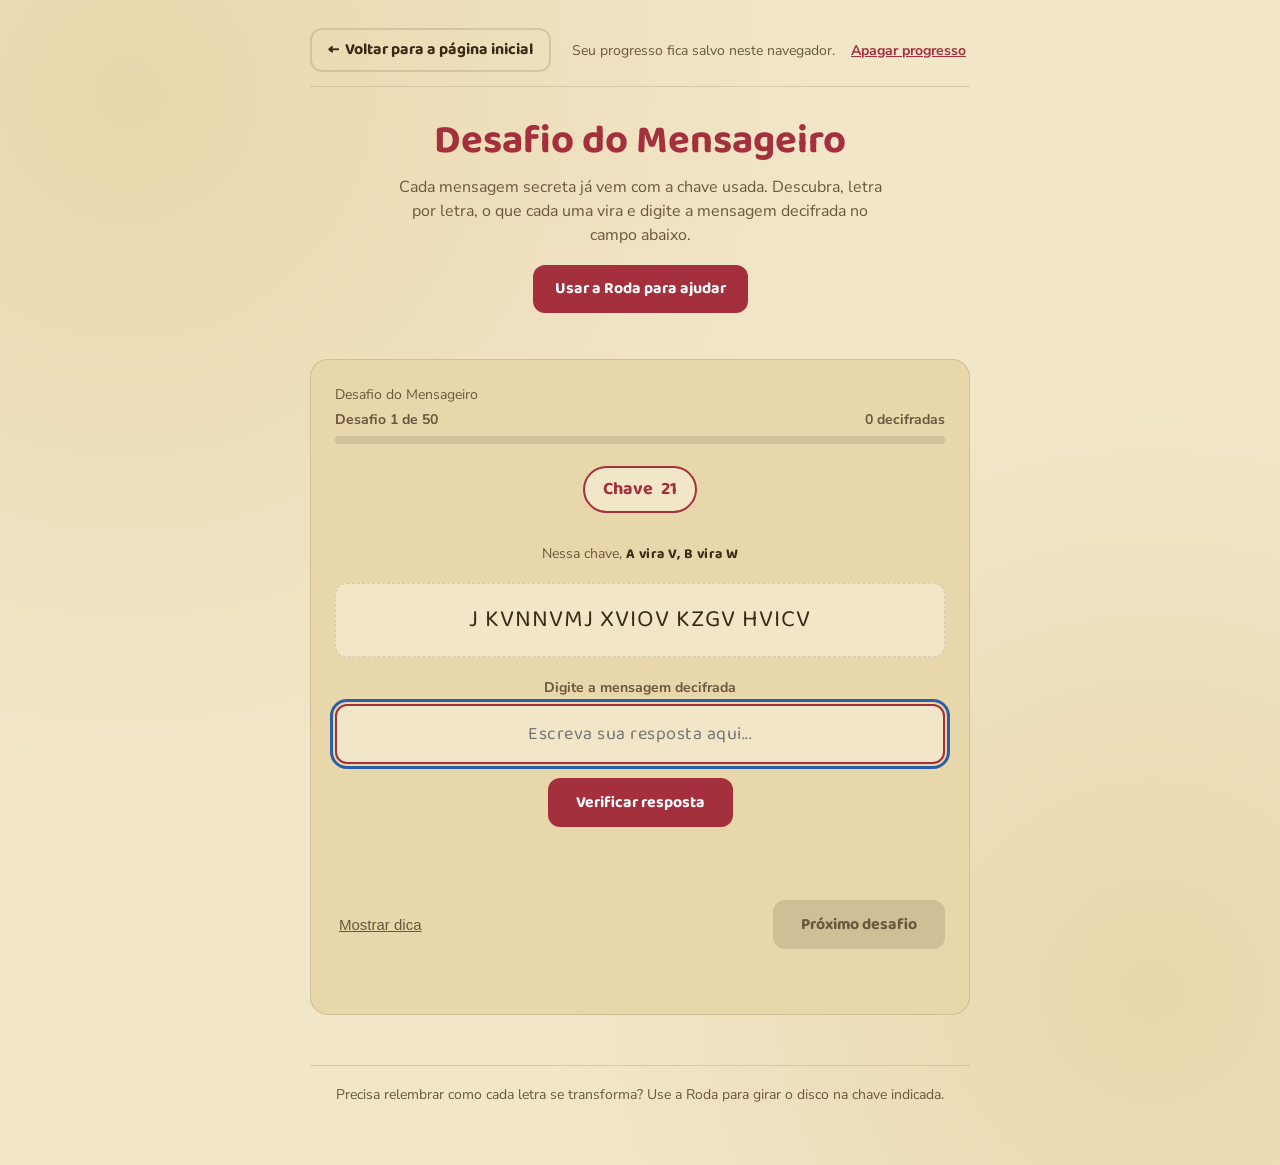
<file: cifra-desafio.html>
<!DOCTYPE html>
<html lang="pt-BR">
<head>
<meta charset="UTF-8">
<meta name="viewport" content="width=device-width, initial-scale=1, viewport-fit=cover">
<title>Desafio do Mensageiro: Cifra de César</title>
<link rel="preconnect" href="https://fonts.googleapis.com">
<link rel="preconnect" href="https://fonts.gstatic.com" crossorigin>
<link href="https://fonts.googleapis.com/css2?family=Baloo+2:wght@500;600;700;800&family=Nunito+Sans:wght@400;600;700;800&display=swap" rel="stylesheet">
<style>
  :root {
    --parchment: #f2e6c9;
    --parchment-2: #e9d7ac;
    --ink: #3a2a17;
    --ink-soft: #6b573c;
    --seal: #a4303e;
    --seal-dark: #7d2230;
    --gold: #c1902b;
    --gold-light: #e8c15c;
    --moss: #5c7a52;
    --moss-dark: #3f5936;
    --paper-line: rgba(58, 42, 23, 0.14);
    --focus: #2b5fa8;
    color-scheme: light;
  }

  :root:not([data-theme="light"]) {
    @media (prefers-color-scheme: dark) {
      --parchment: #241a10;
      --parchment-2: #2e2214;
      --ink: #f1e2bd;
      --ink-soft: #cbb98f;
      --seal: #e0596a;
      --seal-dark: #c1465a;
      --gold: #e8c15c;
      --gold-light: #f3d685;
      --moss: #8bb27c;
      --moss-dark: #6c9660;
      --paper-line: rgba(241, 226, 189, 0.16);
      --focus: #8fbaf0;
      color-scheme: dark;
    }
  }

  :root[data-theme="dark"] {
    --parchment: #241a10;
    --parchment-2: #2e2214;
    --ink: #f1e2bd;
    --ink-soft: #cbb98f;
    --seal: #e0596a;
    --seal-dark: #c1465a;
    --gold: #e8c15c;
    --gold-light: #f3d685;
    --moss: #8bb27c;
    --moss-dark: #6c9660;
    --paper-line: rgba(241, 226, 189, 0.16);
    --focus: #8fbaf0;
    color-scheme: dark;
  }

  * { box-sizing: border-box; }

  html, body { margin: 0; padding: 0; background: var(--parchment); color: var(--ink); }
  html { scroll-padding-top: env(safe-area-inset-top, 0px); }

  body {
    font-family: "Nunito Sans", system-ui, sans-serif;
    padding-top: env(safe-area-inset-top, 0px);
    padding-bottom: env(safe-area-inset-bottom, 0px);
    line-height: 1.5;
    background-image:
      radial-gradient(circle at 10% 8%, var(--parchment-2) 0%, transparent 45%),
      radial-gradient(circle at 90% 85%, var(--parchment-2) 0%, transparent 40%);
  }

  h1, h2, h3, .display { font-family: "Baloo 2", system-ui, sans-serif; font-weight: 700; margin: 0; color: var(--ink); }

  .wrap { max-width: 700px; margin: 0 auto; padding: 28px 20px 60px; }

  header.hero-top { text-align: center; padding: 10px 0 6px; }
  header.hero-top h1 { font-size: clamp(28px, 6vw, 40px); line-height: 1.1; color: var(--seal); }
  header.hero-top p { max-width: 50ch; margin: 12px auto 0; color: var(--ink-soft); font-size: 16px; }

  .nav-link-top { display: flex; justify-content: center; margin-top: 18px; }
  .nav-link {
    display: inline-flex; align-items: center; gap: 8px; background: var(--seal); color: #fff;
    text-decoration: none; padding: 12px 22px; border-radius: 12px;
    font-family: "Baloo 2", sans-serif; font-weight: 700; font-size: 16px;
  }

  section { margin-top: 40px; }

  .panel { background: var(--parchment-2); border: 1px solid var(--paper-line); border-radius: 18px; padding: 24px; }
  .kicker { display: block; font-size: 14px; color: var(--ink-soft); margin-bottom: 4px; }

  .progress-row {
    display: flex;
    align-items: center;
    justify-content: space-between;
    gap: 12px;
    margin-bottom: 6px;
    font-size: 14px;
    color: var(--ink-soft);
    font-weight: 700;
  }

  .progress-bar {
    height: 8px;
    border-radius: 999px;
    background: var(--paper-line);
    overflow: hidden;
    margin-bottom: 22px;
  }

  .progress-fill {
    height: 100%;
    background: var(--moss);
    border-radius: 999px;
    transition: width 0.35s ease;
    width: 0%;
  }

  .key-tag {
    display: inline-flex;
    align-items: center;
    gap: 8px;
    background: var(--parchment);
    border: 2px solid var(--seal);
    color: var(--seal);
    font-family: "Baloo 2", sans-serif;
    font-weight: 700;
    font-size: 18px;
    padding: 8px 18px;
    border-radius: 999px;
    margin: 0 auto 16px;
  }

  .key-tag-wrap { display: flex; justify-content: center; }

  .key-example {
    text-align: center;
    font-size: 14px;
    color: var(--ink-soft);
    margin-bottom: 18px;
  }
  .key-example strong { color: var(--ink); font-family: "Baloo 2", sans-serif; letter-spacing: 0.5px; }

  .cipher-display {
    font-family: "Baloo 2", sans-serif;
    font-size: clamp(19px, 4.4vw, 24px);
    letter-spacing: 1px;
    text-align: center;
    color: var(--ink);
    background: var(--parchment);
    border: 1px dashed var(--paper-line);
    border-radius: 12px;
    padding: 18px 14px;
    margin-bottom: 20px;
  }

  label.field-label { display: block; font-size: 14px; font-weight: 700; color: var(--ink-soft); margin-bottom: 6px; text-align: center; }

  .answer-input {
    width: 100%;
    border-radius: 12px;
    border: 2px solid var(--paper-line);
    background: var(--parchment);
    color: var(--ink);
    font-family: "Baloo 2", sans-serif;
    font-size: 18px;
    letter-spacing: 0.5px;
    padding: 14px 16px;
    text-align: center;
  }

  .answer-input:focus { border-color: var(--seal); }

  .check-row {
    display: flex;
    justify-content: center;
    margin-top: 14px;
  }

  .primary-btn {
    background: var(--seal); color: #fff; border: none; border-radius: 12px; padding: 12px 28px;
    font-family: "Baloo 2", sans-serif; font-weight: 700; font-size: 16px; cursor: pointer;
  }

  .primary-btn.next { background: var(--moss); }
  .primary-btn:disabled { background: var(--paper-line); color: var(--ink-soft); cursor: not-allowed; }

  .feedback-message {
    text-align: center;
    margin-top: 14px;
    font-weight: 700;
    min-height: 1.3em;
  }
  .feedback-message.correct { color: var(--moss-dark); }
  .feedback-message.wrong { color: var(--seal-dark); }

  .word-feedback {
    display: flex;
    flex-wrap: wrap;
    justify-content: center;
    gap: 6px;
    margin-top: 10px;
  }

  .word-chip {
    font-family: "Baloo 2", sans-serif;
    font-size: 14px;
    font-weight: 700;
    padding: 4px 10px;
    border-radius: 8px;
    background: var(--parchment);
    border: 2px solid var(--paper-line);
    color: var(--ink-soft);
  }

  .word-chip.correct { border-color: var(--moss); color: var(--moss-dark); background: rgba(92, 122, 82, 0.12); }
  .word-chip.wrong { border-color: var(--seal); color: var(--seal-dark); background: rgba(164, 48, 62, 0.08); }

  .challenge-actions {
    display: flex;
    justify-content: space-between;
    align-items: center;
    gap: 10px;
    margin-top: 22px;
    flex-wrap: wrap;
  }

  .link-btn {
    background: none; border: none; color: var(--ink-soft); text-decoration: underline;
    font-size: 15px; cursor: pointer; padding: 6px 4px;
  }

  .hint-box { margin-top: 10px; font-size: 14px; color: var(--ink-soft); text-align: center; min-height: 1.2em; }

  .success-banner {
    margin-top: 16px; background: var(--moss); color: #fff; border-radius: 12px; padding: 12px 16px;
    text-align: center; font-weight: 700; display: none;
  }
  .success-banner.show { display: block; }

  footer { margin-top: 50px; text-align: center; color: var(--ink-soft); font-size: 14px; padding-top: 18px; border-top: 1px solid var(--paper-line); }

  button:focus-visible, input:focus-visible, a:focus-visible { outline: 3px solid var(--focus); outline-offset: 2px; }

  @media (max-width: 480px) { .panel { padding: 18px; border-radius: 14px; } section { margin-top: 32px; } }

  /* Barra de navegação do site Robótica */
  .barra-site {
    display: flex; flex-wrap: wrap; align-items: center; justify-content: space-between;
    gap: 10px 16px; margin-bottom: 22px; padding-bottom: 14px;
    border-bottom: 1px solid var(--paper-line);
  }
  .voltar-inicio {
    display: inline-flex; align-items: center; gap: 6px;
    color: var(--ink); text-decoration: none;
    font-family: "Baloo 2", sans-serif; font-weight: 700; font-size: 16px;
    padding: 8px 16px; border-radius: 12px; border: 2px solid var(--paper-line);
  }
  .voltar-inicio:hover { border-color: var(--ink-soft); }
  .progresso-salvo { display: flex; align-items: center; gap: 12px; font-size: 14px; color: var(--ink-soft); }
  .apagar-progresso {
    background: none; border: none; color: var(--seal); text-decoration: underline;
    font: inherit; font-weight: 700; cursor: pointer; padding: 6px 4px;
  }
</style>
</head>
<body>
<div class="wrap">

  <nav class="barra-site" aria-label="Navegação do site">
    <a class="voltar-inicio" href="index.html"><span aria-hidden="true">&#8592;</span> Voltar para a página inicial</a>
    <div class="progresso-salvo">
      <span id="avisoSalvo">Seu progresso fica salvo neste navegador.</span>
      <button class="apagar-progresso" id="apagarProgresso" type="button">Apagar progresso</button>
    </div>
  </nav>

  <header class="hero-top">
    <h1>Desafio do Mensageiro</h1>
    <p>Cada mensagem secreta já vem com a chave usada. Descubra, letra por letra, o que cada uma vira e digite a mensagem decifrada no campo abaixo.</p>
    <div class="nav-link-top">
      <a class="nav-link" href="cifra-roda.html">Usar a Roda para ajudar</a>
    </div>
  </header>

  <section id="desafio">
    <div class="panel">
      <span class="kicker">Desafio do Mensageiro</span>

      <div class="progress-row">
        <span id="progressLabel">Desafio 1 de 50</span>
        <span id="solvedLabel">0 decifradas</span>
      </div>
      <div class="progress-bar"><div class="progress-fill" id="progressFill"></div></div>

      <div class="key-tag-wrap">
        <span class="key-tag">Chave <span id="keyValue">1</span></span>
      </div>
      <p class="key-example">Nessa chave, <strong id="keyExample">A vira B</strong></p>

      <div class="cipher-display" id="cipherDisplay"></div>

      <label class="field-label" for="answerInput">Digite a mensagem decifrada</label>
      <input class="answer-input" id="answerInput" type="text" autocomplete="off" autocapitalize="characters" placeholder="Escreva sua resposta aqui...">

      <div class="check-row">
        <button class="primary-btn" id="checkBtn" type="button">Verificar resposta</button>
      </div>

      <p class="feedback-message" id="feedbackMessage" aria-live="polite"></p>
      <div class="word-feedback" id="wordFeedback"></div>

      <div class="success-banner" id="successBanner"></div>

      <div class="challenge-actions">
        <button class="link-btn" id="hintBtn" type="button">Mostrar dica</button>
        <button class="primary-btn next" id="nextBtn" type="button" disabled>Próximo desafio</button>
      </div>
      <p class="hint-box" id="hintBox"></p>
    </div>
  </section>

  <footer>
    Precisa relembrar como cada letra se transforma? Use a Roda para girar o disco na chave indicada.
  </footer>

</div>

<script>
(function () {
  "use strict";

  /* ---------- Progresso salvo no navegador (localStorage) ---------- */
  var CHAVES = { roda: "roboticacsu:cifra-roda", desafio: "roboticacsu:cifra-desafio" };
  function lerSalvo(chave) {
    try { return JSON.parse(localStorage.getItem(chave)); } catch (e) { return null; }
  }
  function gravar(chave, dados) {
    try { localStorage.setItem(chave, JSON.stringify(dados)); } catch (e) { /* armazenamento indisponível */ }
  }
  document.getElementById("apagarProgresso").addEventListener("click", function () {
    if (!confirm("Apagar todo o progresso da Roda dos Segredos e do Desafio do Mensageiro neste navegador?")) return;
    try { localStorage.removeItem(CHAVES.roda); localStorage.removeItem(CHAVES.desafio); } catch (e) {}
    apagando = true;
    location.reload();
  });
  var apagando = false;

  var ALPHABET = "ABCDEFGHIJKLMNOPQRSTUVWXYZ";
  var N = 26;

  function stripAccents(str) { return str.normalize("NFD").replace(/[\u0300-\u036f]/g, ""); }

  function shiftChar(ch, k) {
    var idx = ALPHABET.indexOf(ch);
    if (idx === -1) return ch;
    var newIdx = ((idx + k) % N + N) % N;
    return ALPHABET[newIdx];
  }

  function shiftText(text, k) {
    var clean = stripAccents(text).toUpperCase();
    var out = "";
    for (var i = 0; i < clean.length; i++) out += shiftChar(clean[i], k);
    return out;
  }

  function normalize(text) {
    return stripAccents(text).toUpperCase().replace(/\s+/g, " ").trim();
  }

  /* ---------- Banco de 50 frases ---------- */
  var bank = [
    { plain: "O GATO DORME NO SOL", hint: "Pense em um bichinho que gosta de cochilar." },
    { plain: "EU AMO PIZZA DE QUEIJO", hint: "Pense em uma comida redonda e saborosa." },
    { plain: "O DRAGAO VOA A NOITE", hint: "Pense em uma criatura que solta fogo." },
    { plain: "MINHA NAVE VAI PARA MARTE", hint: "Pense em uma viagem ao espaço." },
    { plain: "VAMOS SALVAR O REINO ENCANTADO", hint: "Pense em uma aventura de herois." },
    { plain: "O TESOURO ESTA DENTRO DA CAVERNA ESCURA", hint: "Pense em piratas procurando um tesouro." },
    { plain: "A AMIZADE E O MAIOR TESOURO DE TODOS", hint: "Pense em algo que vale mais que ouro." },
    { plain: "PARABENS VOCE DECIFROU TODOS OS CODIGOS", hint: "Voce esta quase terminando o desafio!" },
    { plain: "O ROBO ANDA PELA CIDADE", hint: "Pense em uma maquina que anda e pensa." },
    { plain: "A BORBOLETA POUSA NA FLOR", hint: "Pense em um inseto colorido que voa." },
    { plain: "O PALHACO FAZ TODOS RIREM", hint: "Pense em alguem que trabalha no circo." },
    { plain: "OS PIRATAS PROCURAM O MAPA", hint: "Pense em aventureiros dos mares." },
    { plain: "A PRINCESA MORA NO CASTELO", hint: "Pense em um conto de fadas." },
    { plain: "O FOGUETE VAI ATE A LUA", hint: "Pense em uma viagem espacial." },
    { plain: "MEU CACHORRO CORRE NO PARQUE", hint: "Pense em um animal de estimacao fiel." },
    { plain: "A CHUVA CAI SOBRE A CIDADE", hint: "Pense no tempo em um dia nublado." },
    { plain: "O PEIXE NADA NO OCEANO AZUL", hint: "Pense em um animal que vive na agua." },
    { plain: "A BRUXA PREPARA UMA POCAO MAGICA", hint: "Pense em magia e feiticos." },
    { plain: "O LEAO E O REI DA SELVA", hint: "Pense no maior felino da savana." },
    { plain: "AS ESTRELAS BRILHAM NO CEU ESCURO", hint: "Pense em uma noite sem nuvens." },
    { plain: "O PALHACO ANDA DE PERNA DE PAU", hint: "Pense em uma apresentacao de circo." },
    { plain: "MEU AMIGO GANHOU UMA BICICLETA NOVA", hint: "Pense em um presente de aniversario." },
    { plain: "A FORMIGA CARREGA UMA FOLHA GRANDE", hint: "Pense em um inseto muito forte." },
    { plain: "O DINOSSAURO ERA MUITO GRANDE", hint: "Pense em um animal pre-historico." },
    { plain: "A BALEIA NADA NO MAR PROFUNDO", hint: "Pense no maior animal do oceano." },
    { plain: "O PALHACO USA UM NARIZ VERMELHO", hint: "Pense em alguem engracado do circo." },
    { plain: "A FADA TEM ASAS BRILHANTES", hint: "Pense em uma criatura magica pequena." },
    { plain: "O CAVALO CORRE PELO CAMPO VERDE", hint: "Pense em um animal que se monta." },
    { plain: "A ARANHA TECE UMA TEIA ENORME", hint: "Pense em um bicho de oito patas." },
    { plain: "O SOL NASCE TODAS AS MANHAS", hint: "Pense no que ilumina o dia." },
    { plain: "A LUA APARECE TODAS AS NOITES", hint: "Pense no que ilumina a noite." },
    { plain: "MEU PROFESSOR CONTA HISTORIAS INCRIVEIS", hint: "Pense em alguem que ensina na escola." },
    { plain: "A FLORESTA TEM ARVORES ALTAS", hint: "Pense em um lugar cheio de plantas." },
    { plain: "O URSO DORME DURANTE O INVERNO", hint: "Pense em um animal que hiberna." },
    { plain: "A ABELHA FAZ MEL DOCE", hint: "Pense em um inseto que faz um doce amarelo." },
    { plain: "O PASSARO CANTA PELA MANHA", hint: "Pense em um animal que voa e canta." },
    { plain: "A TARTARUGA ANDA BEM DEVAGAR", hint: "Pense em um animal com casco." },
    { plain: "O CIRCO CHEGOU NA CIDADE", hint: "Pense em palhacos e malabaristas." },
    { plain: "A MUSICA DEIXA TODOS FELIZES", hint: "Pense em algo que se ouve e se dança." },
    { plain: "O FUTEBOL E UM ESPORTE DIVERTIDO", hint: "Pense em um jogo com uma bola." },
    { plain: "MINHA FAMILIA VIAJOU PARA A PRAIA", hint: "Pense em um lugar com areia e mar." },
    { plain: "O MAGO FEZ UM TRUQUE INCRIVEL", hint: "Pense em alguem que faz magica." },
    { plain: "A ESCOLA TEM UM PATIO GRANDE", hint: "Pense no lugar onde voce estuda." },
    { plain: "O ROBO PISCA UMA LUZ AZUL", hint: "Pense em uma maquina com luzes." },
    { plain: "A CHAVE ABRE A PORTA SECRETA", hint: "Pense em um objeto que destranca coisas." },
    { plain: "O ARCO IRIS TEM SETE CORES", hint: "Pense no que aparece depois da chuva." },
    { plain: "AS CRIANCAS BRINCAM NO PARQUE", hint: "Pense em um lugar com balancos e escorregador." },
    { plain: "O LOBO UIVA PARA A LUA", hint: "Pense em um animal que uiva a noite." },
    { plain: "A NEVE CAI NO INVERNO FRIO", hint: "Pense em um dia muito frio e branco." },
    { plain: "VOCE E UM EXPERT EM CIFRAS", hint: "Voce chegou ate o final, parabens!" }
  ];

  var todos = bank.map(function (item, i) {
    var key = ((i * 7) % 25) + 1;
    return {
      id: i,
      plain: normalize(item.plain),
      key: key,
      cipher: shiftText(item.plain, key),
      hint: item.hint
    };
  });

  /* Recupera o progresso salvo; sem progresso, sorteia uma nova ordem de desafios */
  var salvo = lerSalvo(CHAVES.desafio);
  var ordemValida = salvo && Array.isArray(salvo.ordem) && salvo.ordem.length === todos.length &&
    salvo.ordem.slice().sort(function (a, b) { return a - b; }).every(function (v, i) { return v === i; });

  var ordem;
  if (ordemValida) {
    ordem = salvo.ordem;
  } else {
    ordem = todos.map(function (c) { return c.id; });
    for (var i = ordem.length - 1; i > 0; i--) {
      var j = Math.floor(Math.random() * (i + 1));
      var tmp = ordem[i]; ordem[i] = ordem[j]; ordem[j] = tmp;
    }
    salvo = null;
  }
  var challenges = ordem.map(function (id) { return todos[id]; });

  var chIndex = 0;
  var solvedCount = 0;
  var solvedCurrent = false;
  var resolvidos = ordemValida && Array.isArray(salvo.resolvidos) ? salvo.resolvidos : [];
  var dicaVista = false;

  function salvarDesafio() {
    if (apagando) return;
    gravar(CHAVES.desafio, {
      ordem: ordem,
      atual: chIndex,
      resolvidos: resolvidos,
      rascunho: answerInput.value,
      dica: dicaVista
    });
  }

  var progressLabel = document.getElementById("progressLabel");
  var solvedLabel = document.getElementById("solvedLabel");
  var progressFill = document.getElementById("progressFill");
  var keyValueEl = document.getElementById("keyValue");
  var keyExampleEl = document.getElementById("keyExample");
  var cipherDisplay = document.getElementById("cipherDisplay");
  var answerInput = document.getElementById("answerInput");
  var checkBtn = document.getElementById("checkBtn");
  var feedbackMessage = document.getElementById("feedbackMessage");
  var wordFeedback = document.getElementById("wordFeedback");
  var successBanner = document.getElementById("successBanner");
  var nextBtn = document.getElementById("nextBtn");
  var hintBtn = document.getElementById("hintBtn");
  var hintBox = document.getElementById("hintBox");

  var successMessages = [
    "Você decifrou a mensagem!",
    "Isso aí, mensagem decifrada!",
    "Você é um verdadeiro mensageiro!",
    "Segredo revelado!"
  ];

  function loadChallenge(i) {
    chIndex = i;
    var c = challenges[chIndex];
    solvedCount = resolvidos.length;
    solvedCurrent = resolvidos.indexOf(c.id) !== -1;
    dicaVista = false;

    progressLabel.textContent = "Desafio " + (chIndex + 1) + " de " + challenges.length;
    solvedLabel.textContent = solvedCount + " decifradas";
    progressFill.style.width = Math.round((chIndex / challenges.length) * 100) + "%";

    keyValueEl.textContent = c.key;
    keyExampleEl.textContent = "A vira " + shiftChar("A", c.key) + ", B vira " + shiftChar("B", c.key);
    cipherDisplay.textContent = c.cipher;

    answerInput.value = "";
    feedbackMessage.textContent = "";
    feedbackMessage.className = "feedback-message";
    wordFeedback.innerHTML = "";
    hintBox.textContent = "";
    successBanner.classList.remove("show");
    nextBtn.disabled = true;

    if (solvedCurrent) mostrarAcerto();
    answerInput.focus();
    salvarDesafio();
  }

  function mostrarAcerto() {
    answerInput.value = challenges[chIndex].plain;
    feedbackMessage.textContent = "Certinho!";
    feedbackMessage.className = "feedback-message correct";
    wordFeedback.innerHTML = "";
    successBanner.textContent = chIndex === challenges.length - 1
      ? "Você decifrou todas as mensagens do desafio!"
      : successMessages[chIndex % successMessages.length];
    successBanner.classList.add("show");
    nextBtn.disabled = chIndex >= challenges.length - 1;
  }

  function renderWordFeedback(typedWords, expectedWords) {
    wordFeedback.innerHTML = "";
    var maxLen = Math.max(typedWords.length, expectedWords.length);
    for (var i = 0; i < maxLen; i++) {
      var chip = document.createElement("span");
      var word = typedWords[i] || "?";
      var isCorrect = typedWords[i] && typedWords[i] === expectedWords[i];
      chip.className = "word-chip " + (isCorrect ? "correct" : "wrong");
      chip.textContent = word;
      wordFeedback.appendChild(chip);
    }
  }

  function checkAnswer() {
    var c = challenges[chIndex];
    var typedNorm = normalize(answerInput.value);
    var expectedNorm = c.plain;

    var typedWords = typedNorm.split(" ").filter(Boolean);
    var expectedWords = expectedNorm.split(" ").filter(Boolean);

    var allCorrect = typedNorm === expectedNorm && typedNorm.length > 0;

    if (allCorrect) {
      if (!solvedCurrent) {
        solvedCurrent = true;
        resolvidos.push(c.id);
        solvedCount = resolvidos.length;
        solvedLabel.textContent = solvedCount + " decifradas";
      }
      mostrarAcerto();
      salvarDesafio();
    } else {
      feedbackMessage.textContent = "Quase lá! Confira palavra por palavra.";
      feedbackMessage.className = "feedback-message wrong";
      successBanner.classList.remove("show");
      renderWordFeedback(typedWords, expectedWords);
    }
  }

  checkBtn.addEventListener("click", checkAnswer);
  answerInput.addEventListener("keydown", function (e) {
    if (e.key === "Enter") checkAnswer();
  });
  answerInput.addEventListener("input", salvarDesafio);

  hintBtn.addEventListener("click", function () {
    hintBox.textContent = challenges[chIndex].hint;
    dicaVista = true;
    salvarDesafio();
  });

  nextBtn.addEventListener("click", function () {
    if (chIndex < challenges.length - 1) loadChallenge(chIndex + 1);
  });

  /* Retoma do ponto em que parou, com o rascunho e a dica, se houver */
  var inicio = salvo && typeof salvo.atual === "number" ? Math.max(0, Math.min(salvo.atual, challenges.length - 1)) : 0;
  loadChallenge(inicio);
  if (salvo && salvo.atual === inicio && !solvedCurrent) {
    if (typeof salvo.rascunho === "string") answerInput.value = salvo.rascunho;
    if (salvo.dica) { hintBox.textContent = challenges[chIndex].hint; dicaVista = true; }
    salvarDesafio();
  }
})();
</script>
</body>
</html>
</file>
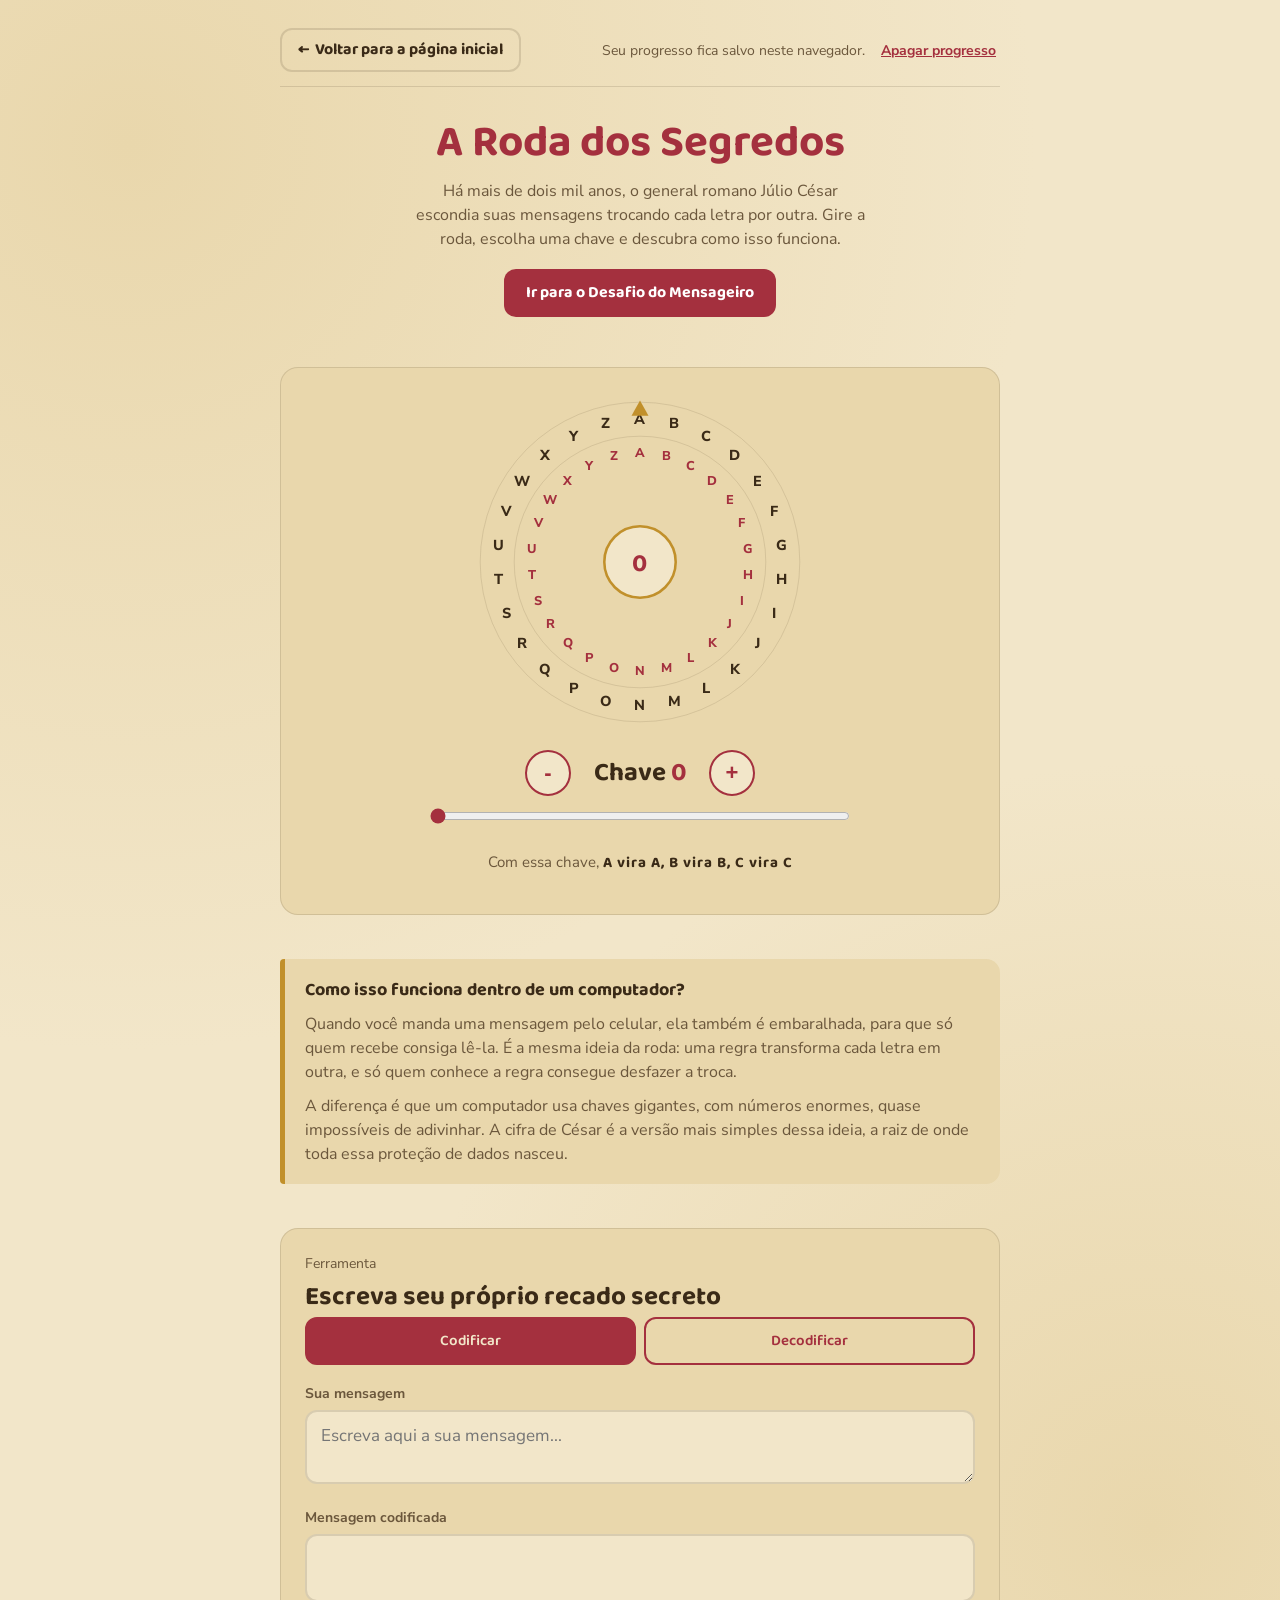
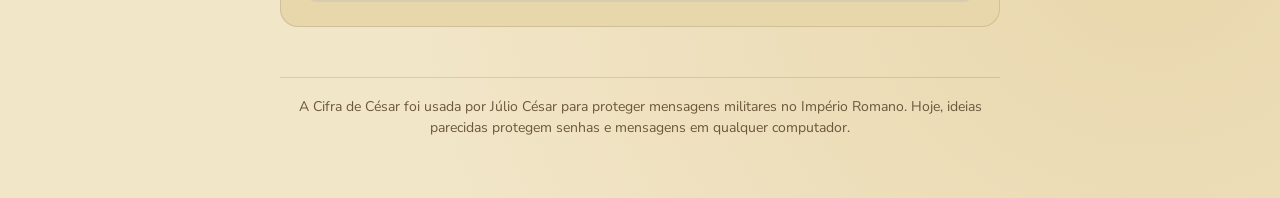
<file: cifra-roda.html>
<!DOCTYPE html>
<html lang="pt-BR">
<head>
<meta charset="UTF-8">
<meta name="viewport" content="width=device-width, initial-scale=1, viewport-fit=cover">
<title>A Roda dos Segredos: Cifra de César</title>
<link rel="preconnect" href="https://fonts.googleapis.com">
<link rel="preconnect" href="https://fonts.gstatic.com" crossorigin>
<link href="https://fonts.googleapis.com/css2?family=Baloo+2:wght@500;600;700;800&family=Nunito+Sans:wght@400;600;700;800&display=swap" rel="stylesheet">
<style>
  :root {
    --parchment: #f2e6c9;
    --parchment-2: #e9d7ac;
    --ink: #3a2a17;
    --ink-soft: #6b573c;
    --seal: #a4303e;
    --seal-dark: #7d2230;
    --gold: #c1902b;
    --gold-light: #e8c15c;
    --moss: #5c7a52;
    --moss-dark: #3f5936;
    --paper-line: rgba(58, 42, 23, 0.14);
    --focus: #2b5fa8;
    color-scheme: light;
  }

  :root:not([data-theme="light"]) {
    @media (prefers-color-scheme: dark) {
      --parchment: #241a10;
      --parchment-2: #2e2214;
      --ink: #f1e2bd;
      --ink-soft: #cbb98f;
      --seal: #e0596a;
      --seal-dark: #c1465a;
      --gold: #e8c15c;
      --gold-light: #f3d685;
      --moss: #8bb27c;
      --moss-dark: #6c9660;
      --paper-line: rgba(241, 226, 189, 0.16);
      --focus: #8fbaf0;
      color-scheme: dark;
    }
  }

  :root[data-theme="dark"] {
    --parchment: #241a10;
    --parchment-2: #2e2214;
    --ink: #f1e2bd;
    --ink-soft: #cbb98f;
    --seal: #e0596a;
    --seal-dark: #c1465a;
    --gold: #e8c15c;
    --gold-light: #f3d685;
    --moss: #8bb27c;
    --moss-dark: #6c9660;
    --paper-line: rgba(241, 226, 189, 0.16);
    --focus: #8fbaf0;
    color-scheme: dark;
  }

  * { box-sizing: border-box; }

  html, body {
    margin: 0;
    padding: 0;
    background: var(--parchment);
    color: var(--ink);
  }

  html { scroll-padding-top: env(safe-area-inset-top, 0px); }

  body {
    font-family: "Nunito Sans", system-ui, sans-serif;
    padding-top: env(safe-area-inset-top, 0px);
    padding-bottom: env(safe-area-inset-bottom, 0px);
    line-height: 1.5;
    background-image:
      radial-gradient(circle at 10% 8%, var(--parchment-2) 0%, transparent 45%),
      radial-gradient(circle at 90% 85%, var(--parchment-2) 0%, transparent 40%);
  }

  h1, h2, h3, .display {
    font-family: "Baloo 2", system-ui, sans-serif;
    font-weight: 700;
    margin: 0;
    color: var(--ink);
  }

  .wrap { max-width: 760px; margin: 0 auto; padding: 28px 20px 60px; }

  header.hero-top { text-align: center; padding: 10px 0 6px; }
  header.hero-top h1 { font-size: clamp(28px, 6vw, 44px); line-height: 1.1; color: var(--seal); }
  header.hero-top p { max-width: 46ch; margin: 12px auto 0; color: var(--ink-soft); font-size: 16px; }

  .nav-link-top {
    display: flex;
    justify-content: center;
    margin-top: 18px;
  }

  section { margin-top: 44px; }

  .panel {
    background: var(--parchment-2);
    border: 1px solid var(--paper-line);
    border-radius: 18px;
    padding: 24px;
  }

  .panel h2 { font-size: clamp(20px, 4vw, 26px); }
  .kicker { display: block; font-size: 14px; color: var(--ink-soft); margin-bottom: 4px; }

  .wheel-shell { display: flex; flex-direction: column; align-items: center; gap: 18px; }
  .wheel-holder { position: relative; width: min(340px, 82vw); }
  svg#wheel { width: 100%; height: auto; display: block; }

  .ring-letter { font-family: "Nunito Sans", sans-serif; font-weight: 800; }
  .ring-letter.outer { fill: var(--ink); font-size: 17px; }
  .ring-letter.inner { fill: var(--seal); font-size: 15px; transition: fill 0.2s ease; }

  .pointer-group { transition: transform 0.45s cubic-bezier(.34,1.4,.64,1); }
  .pointer-tri { fill: var(--gold); }

  .hub { fill: var(--parchment); stroke: var(--gold); stroke-width: 3; }
  .hub-label { font-family: "Baloo 2", sans-serif; font-weight: 700; fill: var(--seal); font-size: 30px; }

  .key-control { width: 100%; max-width: 420px; display: flex; flex-direction: column; align-items: center; gap: 10px; }
  .key-row { display: flex; align-items: center; gap: 14px; width: 100%; justify-content: center; }

  .key-btn {
    width: 46px; height: 46px; border-radius: 50%;
    border: 2px solid var(--seal); background: var(--parchment); color: var(--seal);
    font-size: 22px; font-weight: 800; line-height: 1; cursor: pointer;
    display: flex; align-items: center; justify-content: center; flex: none;
  }
  .key-btn:active { transform: scale(0.94); }

  .key-value { font-family: "Baloo 2", sans-serif; font-size: 26px; font-weight: 700; min-width: 110px; text-align: center; }
  .key-value strong { color: var(--seal); }

  input[type="range"].key-slider { width: 100%; accent-color: var(--seal); }

  .example-line { font-size: 15px; color: var(--ink-soft); text-align: center; }
  .example-line strong { color: var(--ink); font-family: "Baloo 2", sans-serif; letter-spacing: 1px; }

  .callout {
    border-left: 5px solid var(--gold);
    background: var(--parchment-2);
    border-radius: 4px 14px 14px 4px;
    padding: 18px 20px;
  }
  .callout h3 { font-size: 18px; margin-bottom: 8px; }
  .callout p { margin: 0; color: var(--ink-soft); }
  .callout p + p { margin-top: 10px; }

  .mode-toggle { display: flex; gap: 8px; margin-bottom: 18px; }
  .mode-btn {
    flex: 1; padding: 10px 12px; border-radius: 12px; border: 2px solid var(--seal);
    background: transparent; color: var(--seal); font-family: "Baloo 2", sans-serif;
    font-weight: 600; font-size: 15px; cursor: pointer;
  }
  .mode-btn[aria-pressed="true"] { background: var(--seal); color: var(--parchment); }

  label.field-label { display: block; font-size: 14px; font-weight: 700; color: var(--ink-soft); margin-bottom: 6px; }

  textarea, .output-box {
    width: 100%; border-radius: 12px; border: 2px solid var(--paper-line);
    background: var(--parchment); color: var(--ink); font-family: "Nunito Sans", sans-serif;
    font-size: 17px; padding: 12px 14px; resize: vertical; min-height: 68px;
  }
  .output-box {
    font-weight: 800; letter-spacing: 0.5px; color: var(--seal);
    display: flex; align-items: center; word-break: break-word;
  }

  .tool-grid { display: flex; flex-direction: column; gap: 16px; margin-top: 14px; }

  .nav-link {
    display: inline-flex;
    align-items: center;
    gap: 8px;
    background: var(--seal);
    color: #fff;
    text-decoration: none;
    padding: 12px 22px;
    border-radius: 12px;
    font-family: "Baloo 2", sans-serif;
    font-weight: 700;
    font-size: 16px;
  }

  footer { margin-top: 50px; text-align: center; color: var(--ink-soft); font-size: 14px; padding-top: 18px; border-top: 1px solid var(--paper-line); }

  button:focus-visible, input:focus-visible, textarea:focus-visible, a:focus-visible {
    outline: 3px solid var(--focus); outline-offset: 2px;
  }

  @media (max-width: 480px) { .panel { padding: 18px; border-radius: 14px; } section { margin-top: 34px; } }

  /* Barra de navegação do site Robótica */
  .barra-site {
    display: flex; flex-wrap: wrap; align-items: center; justify-content: space-between;
    gap: 10px 16px; margin-bottom: 22px; padding-bottom: 14px;
    border-bottom: 1px solid var(--paper-line);
  }
  .voltar-inicio {
    display: inline-flex; align-items: center; gap: 6px;
    color: var(--ink); text-decoration: none;
    font-family: "Baloo 2", sans-serif; font-weight: 700; font-size: 16px;
    padding: 8px 16px; border-radius: 12px; border: 2px solid var(--paper-line);
  }
  .voltar-inicio:hover { border-color: var(--ink-soft); }
  .progresso-salvo { display: flex; align-items: center; gap: 12px; font-size: 14px; color: var(--ink-soft); }
  .apagar-progresso {
    background: none; border: none; color: var(--seal); text-decoration: underline;
    font: inherit; font-weight: 700; cursor: pointer; padding: 6px 4px;
  }
</style>
</head>
<body>
<div class="wrap">

  <nav class="barra-site" aria-label="Navegação do site">
    <a class="voltar-inicio" href="index.html"><span aria-hidden="true">&#8592;</span> Voltar para a página inicial</a>
    <div class="progresso-salvo">
      <span id="avisoSalvo">Seu progresso fica salvo neste navegador.</span>
      <button class="apagar-progresso" id="apagarProgresso" type="button">Apagar progresso</button>
    </div>
  </nav>

  <header class="hero-top">
    <h1>A Roda dos Segredos</h1>
    <p>Há mais de dois mil anos, o general romano Júlio César escondia suas mensagens trocando cada letra por outra. Gire a roda, escolha uma chave e descubra como isso funciona.</p>
    <div class="nav-link-top">
      <a class="nav-link" id="forwardLink" href="cifra-desafio.html">Ir para o Desafio do Mensageiro</a>
    </div>
  </header>

  <section id="hero-wheel">
    <div class="panel wheel-shell">
      <div class="wheel-holder">
        <svg id="wheel" viewBox="0 0 400 400" role="img" aria-label="Roda da cifra de César">
          <circle cx="200" cy="200" r="188" fill="none" stroke="var(--paper-line)" stroke-width="1"></circle>
          <circle cx="200" cy="200" r="148" fill="none" stroke="var(--paper-line)" stroke-width="1"></circle>
          <g id="outerRing"></g>
          <g id="innerRing"></g>
          <g class="pointer-group" id="pointerGroup">
            <polygon class="pointer-tri" points="200,10 190,28 210,28"></polygon>
          </g>
          <circle class="hub" cx="200" cy="200" r="42"></circle>
          <text class="hub-label" id="hubLabel" x="200" y="211" text-anchor="middle">0</text>
        </svg>
      </div>

      <div class="key-control">
        <div class="key-row">
          <button class="key-btn" id="keyMinus" type="button" aria-label="Diminuir a chave">-</button>
          <div class="key-value">Chave <strong id="keyDisplay">0</strong></div>
          <button class="key-btn" id="keyPlus" type="button" aria-label="Aumentar a chave">+</button>
        </div>
        <input type="range" class="key-slider" id="keySlider" min="0" max="25" value="0" aria-label="Escolher a chave, de 0 a 25">
        <p class="example-line">Com essa chave, <strong id="exampleLine">A vira A</strong></p>
      </div>
    </div>
  </section>

  <section id="explicacao">
    <div class="callout">
      <h3>Como isso funciona dentro de um computador?</h3>
      <p>Quando você manda uma mensagem pelo celular, ela também é embaralhada, para que só quem recebe consiga lê-la. É a mesma ideia da roda: uma regra transforma cada letra em outra, e só quem conhece a regra consegue desfazer a troca.</p>
      <p>A diferença é que um computador usa chaves gigantes, com números enormes, quase impossíveis de adivinhar. A cifra de César é a versão mais simples dessa ideia, a raiz de onde toda essa proteção de dados nasceu.</p>
    </div>
  </section>

  <section id="ferramenta">
    <div class="panel">
      <span class="kicker">Ferramenta</span>
      <h2>Escreva seu próprio recado secreto</h2>

      <div class="mode-toggle" role="group" aria-label="Escolher modo">
        <button class="mode-btn" id="modeEncode" type="button" aria-pressed="true">Codificar</button>
        <button class="mode-btn" id="modeDecode" type="button" aria-pressed="false">Decodificar</button>
      </div>

      <div class="tool-grid">
        <div>
          <label class="field-label" for="toolInput" id="toolInputLabel">Sua mensagem</label>
          <textarea id="toolInput" placeholder="Escreva aqui a sua mensagem..."></textarea>
        </div>
        <div>
          <label class="field-label" id="toolOutputLabel">Resultado</label>
          <div class="output-box" id="toolOutput" aria-live="polite">&nbsp;</div>
        </div>
      </div>
    </div>
  </section>

  <footer>
    A Cifra de César foi usada por Júlio César para proteger mensagens militares no Império Romano. Hoje, ideias parecidas protegem senhas e mensagens em qualquer computador.
  </footer>

</div>

<script>
(function () {
  "use strict";

  /* ---------- Progresso salvo no navegador (localStorage) ---------- */
  var CHAVES = { roda: "roboticacsu:cifra-roda", desafio: "roboticacsu:cifra-desafio" };
  function lerSalvo(chave) {
    try { return JSON.parse(localStorage.getItem(chave)); } catch (e) { return null; }
  }
  function gravar(chave, dados) {
    try { localStorage.setItem(chave, JSON.stringify(dados)); } catch (e) { /* armazenamento indisponível */ }
  }
  document.getElementById("apagarProgresso").addEventListener("click", function () {
    if (!confirm("Apagar todo o progresso da Roda dos Segredos e do Desafio do Mensageiro neste navegador?")) return;
    try { localStorage.removeItem(CHAVES.roda); localStorage.removeItem(CHAVES.desafio); } catch (e) {}
    apagando = true;
    location.reload();
  });
  var apagando = false;

  var ALPHABET = "ABCDEFGHIJKLMNOPQRSTUVWXYZ";
  var N = 26;
  var state = { key: 0, mode: "encode" };

  function stripAccents(str) { return str.normalize("NFD").replace(/[\u0300-\u036f]/g, ""); }

  function shiftChar(ch, k) {
    var idx = ALPHABET.indexOf(ch);
    if (idx === -1) return ch;
    var newIdx = ((idx + k) % N + N) % N;
    return ALPHABET[newIdx];
  }

  function shiftText(text, k) {
    var clean = stripAccents(text).toUpperCase();
    var out = "";
    for (var i = 0; i < clean.length; i++) out += shiftChar(clean[i], k);
    return out;
  }

  var svgNS = "http://www.w3.org/2000/svg";
  var cx = 200, cy = 200, rOuter = 168, rInner = 128;
  var outerRing = document.getElementById("outerRing");
  var innerRing = document.getElementById("innerRing");
  var innerTextEls = [];

  function slotAngleDeg(i) { return (360 / N) * i - 90; }
  function placeAt(r, angleDeg) {
    var rad = angleDeg * Math.PI / 180;
    return { x: cx + r * Math.cos(rad), y: cy + r * Math.sin(rad) };
  }

  function buildRings() {
    for (var i = 0; i < N; i++) {
      var angle = slotAngleDeg(i);

      var pOuter = placeAt(rOuter, angle);
      var tOuter = document.createElementNS(svgNS, "text");
      tOuter.setAttribute("x", pOuter.x);
      tOuter.setAttribute("y", pOuter.y);
      tOuter.setAttribute("text-anchor", "middle");
      tOuter.setAttribute("dominant-baseline", "central");
      tOuter.setAttribute("class", "ring-letter outer");
      tOuter.textContent = ALPHABET[i];
      outerRing.appendChild(tOuter);

      var pInner = placeAt(rInner, angle);
      var tInner = document.createElementNS(svgNS, "text");
      tInner.setAttribute("x", pInner.x);
      tInner.setAttribute("y", pInner.y);
      tInner.setAttribute("text-anchor", "middle");
      tInner.setAttribute("dominant-baseline", "central");
      tInner.setAttribute("class", "ring-letter inner");
      innerRing.appendChild(tInner);
      innerTextEls.push(tInner);
    }
  }

  function updateWheel() {
    for (var i = 0; i < N; i++) innerTextEls[i].textContent = ALPHABET[(i + state.key) % N];
    var pointer = document.getElementById("pointerGroup");
    var deg = (360 / N) * state.key;
    pointer.setAttribute("transform", "rotate(" + deg + " " + cx + " " + cy + ")");
    document.getElementById("hubLabel").textContent = state.key;
  }

  var keyDisplay = document.getElementById("keyDisplay");
  var keySlider = document.getElementById("keySlider");
  var exampleLine = document.getElementById("exampleLine");

  function setKey(k) {
    k = Math.max(0, Math.min(25, k));
    state.key = k;
    keyDisplay.textContent = k;
    keySlider.value = k;
    updateWheel();
    exampleLine.textContent = "A vira " + shiftChar("A", k) + ", B vira " + shiftChar("B", k) + ", C vira " + shiftChar("C", k);
    updateTool();
    salvarRoda();
  }

  function salvarRoda() {
    if (apagando || !toolInput) return;
    gravar(CHAVES.roda, { key: state.key, mode: state.mode, texto: toolInput.value });
  }

  document.getElementById("keyMinus").addEventListener("click", function () { setKey(state.key - 1); });
  document.getElementById("keyPlus").addEventListener("click", function () { setKey(state.key + 1); });
  keySlider.addEventListener("input", function () { setKey(parseInt(keySlider.value, 10)); });

  var toolInput = document.getElementById("toolInput");
  var toolOutput = document.getElementById("toolOutput");
  var modeEncodeBtn = document.getElementById("modeEncode");
  var modeDecodeBtn = document.getElementById("modeDecode");
  var toolInputLabel = document.getElementById("toolInputLabel");
  var toolOutputLabel = document.getElementById("toolOutputLabel");

  function updateTool() {
    var text = toolInput.value;
    if (!text) { toolOutput.innerHTML = "&nbsp;"; return; }
    var k = state.mode === "encode" ? state.key : (N - state.key) % N;
    toolOutput.textContent = shiftText(text, k);
  }

  function setMode(mode) {
    state.mode = mode;
    modeEncodeBtn.setAttribute("aria-pressed", mode === "encode" ? "true" : "false");
    modeDecodeBtn.setAttribute("aria-pressed", mode === "decode" ? "true" : "false");
    if (mode === "encode") {
      toolInputLabel.textContent = "Sua mensagem";
      toolOutputLabel.textContent = "Mensagem codificada";
      toolInput.placeholder = "Escreva aqui a sua mensagem...";
    } else {
      toolInputLabel.textContent = "Mensagem codificada que você recebeu";
      toolOutputLabel.textContent = "Mensagem original";
      toolInput.placeholder = "Cole aqui a mensagem cifrada...";
    }
    updateTool();
    salvarRoda();
  }

  modeEncodeBtn.addEventListener("click", function () { setMode("encode"); });
  modeDecodeBtn.addEventListener("click", function () { setMode("decode"); });
  toolInput.addEventListener("input", function () { updateTool(); salvarRoda(); });

  /* Restaura o que foi salvo na última visita */
  var salvoRoda = lerSalvo(CHAVES.roda) || {};
  buildRings();
  toolInput.value = typeof salvoRoda.texto === "string" ? salvoRoda.texto : "";
  setKey(typeof salvoRoda.key === "number" ? salvoRoda.key : 0);
  setMode(salvoRoda.mode === "decode" ? "decode" : "encode");
})();
</script>
</body>
</html>
</file>
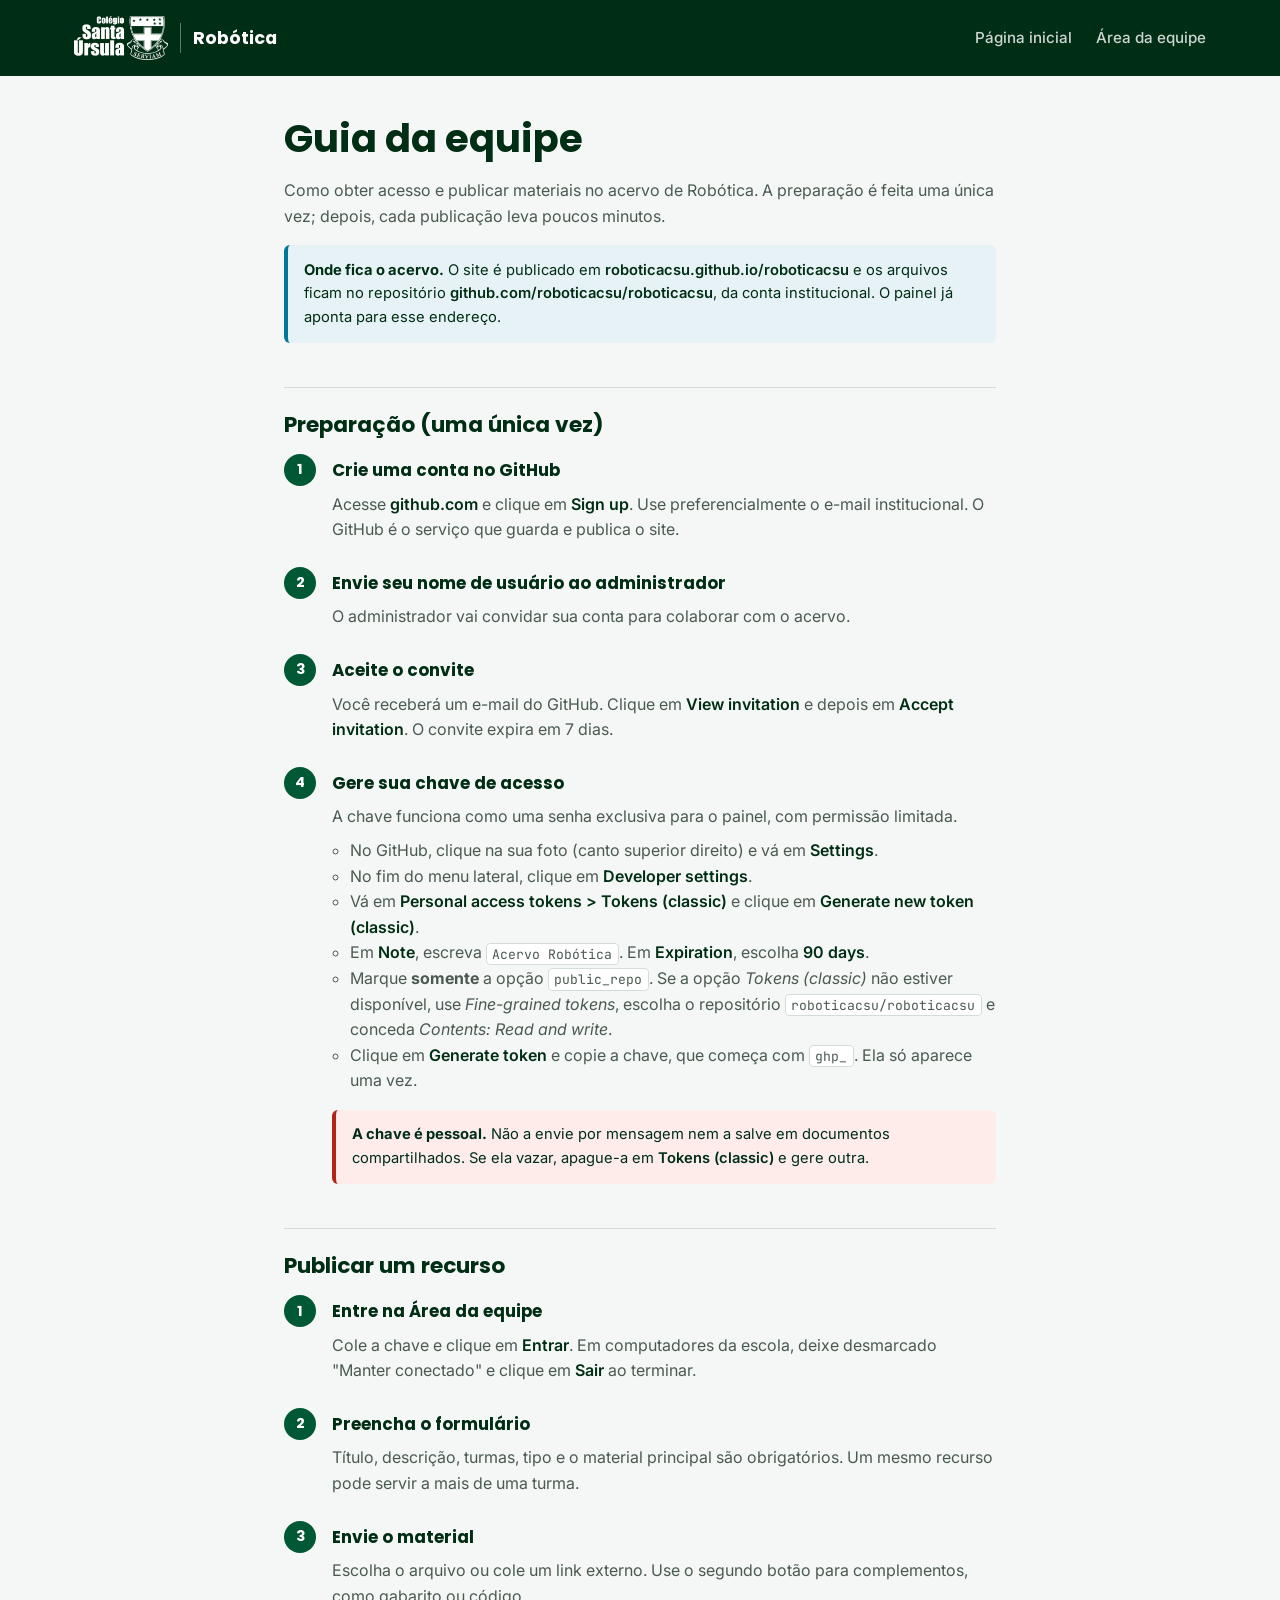
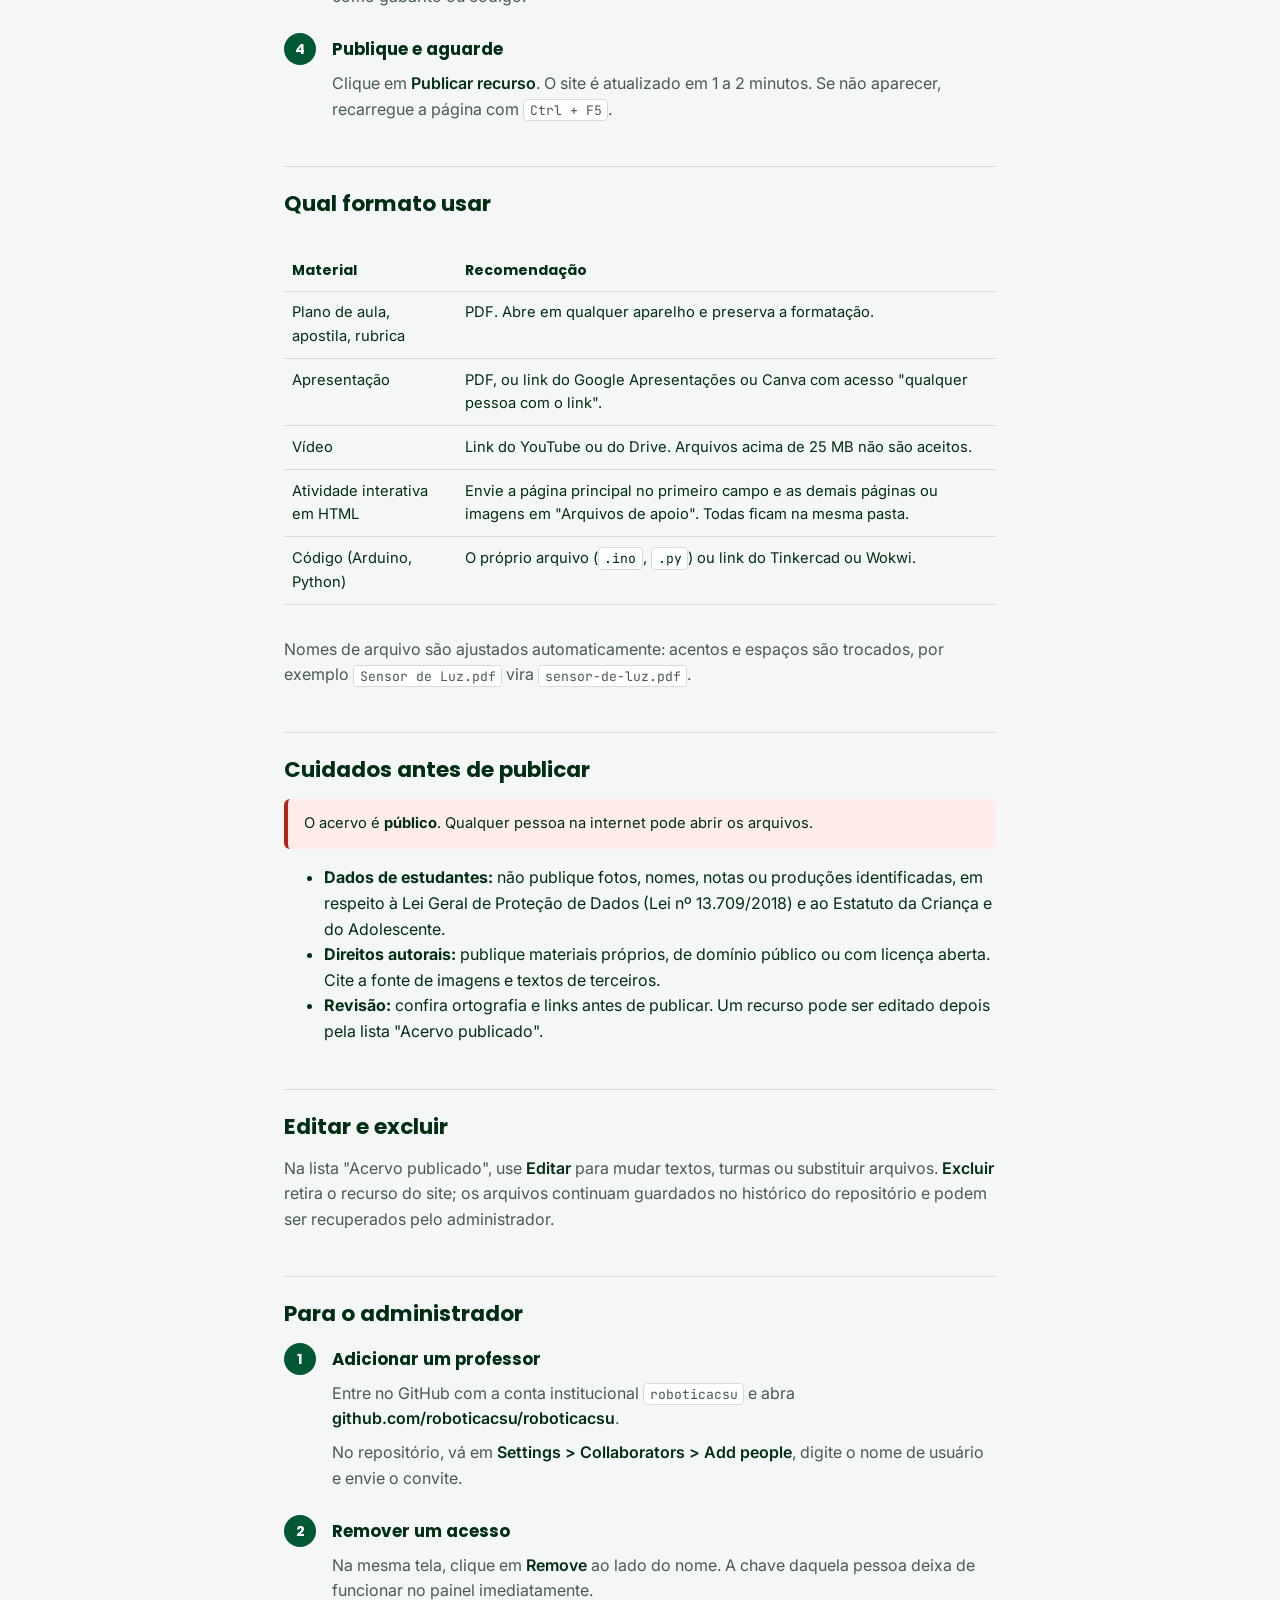
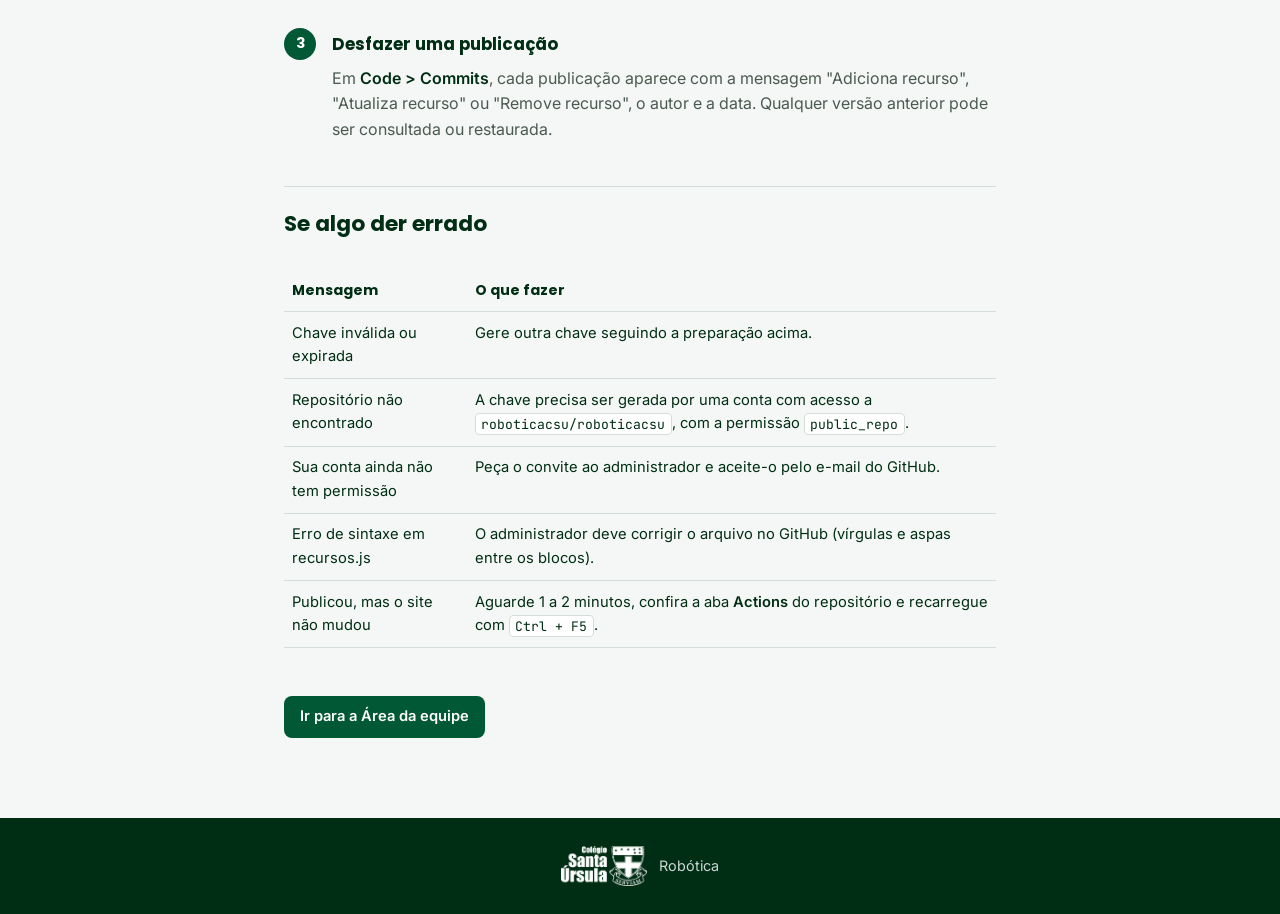
<file: guia-equipe.html>
<!DOCTYPE html>
<html lang="pt-BR">
<head>
  <meta charset="UTF-8">
  <meta name="viewport" content="width=device-width, initial-scale=1">
  <meta name="robots" content="noindex">
  <title>Guia da equipe | Robótica</title>
  <link rel="icon" href="simbolo.svg" type="image/svg+xml">
  <link rel="preconnect" href="https://fonts.googleapis.com">
  <link rel="preconnect" href="https://fonts.gstatic.com" crossorigin>
  <link href="https://fonts.googleapis.com/css2?family=Inter:wght@400;500;600&family=JetBrains+Mono:wght@500&family=Poppins:wght@600;700&display=swap" rel="stylesheet">
  <link rel="stylesheet" href="estilo.css">
  <style>
    .guia { max-width: 760px; margin: 0 auto; padding: 2.5rem 1.5rem 4rem; }
    .guia h1 { font-size: clamp(1.8rem, 4vw, 2.4rem); }
    .guia > p { color: var(--texto-suave); }
    .guia h2 { font-size: 1.35rem; margin: 2.75rem 0 1rem; padding-top: 1.5rem; border-top: 1px solid var(--linha); }
    .guia ol.etapas { list-style: none; counter-reset: etapa; padding: 0; margin: 0; }
    .guia ol.etapas > li { counter-increment: etapa; position: relative; padding-left: 3rem; margin-bottom: 1.5rem; }
    .guia ol.etapas > li::before {
      content: counter(etapa);
      position: absolute; left: 0; top: 0;
      width: 2rem; height: 2rem; border-radius: 50%;
      display: grid; place-items: center;
      background: var(--verde-csu); color: var(--branco);
      font-family: var(--fonte-titulo); font-weight: 700; font-size: .9rem;
    }
    .guia h3 { font-size: 1.05rem; margin-bottom: .35rem; line-height: 2rem; }
    .guia li p, .guia li ul { margin: .25rem 0 .5rem; color: var(--texto-suave); }
    .guia li ul { padding-left: 1.1rem; }
    .caminho { font-weight: 600; color: var(--texto); }
    code { font-family: var(--fonte-codigo); font-size: .82rem; background: var(--superficie); border: 1px solid var(--linha); padding: .1rem .35rem; border-radius: 4px; }
    .nota { background: #E6F2F6; border-left: 4px solid var(--azul); padding: .85rem 1rem; border-radius: 6px; margin: 1rem 0; font-size: .92rem; }
    .nota--alerta { background: #FDECEA; border-color: #B42318; }
    table { width: 100%; border-collapse: collapse; font-size: .92rem; margin: 1rem 0; }
    th, td { text-align: left; padding: .6rem .5rem; border-bottom: 1px solid var(--linha); vertical-align: top; }
    th { font-family: var(--fonte-titulo); font-size: .88rem; }
    .tabela { overflow-x: auto; }
    .ir { margin-top: 2rem; }
  </style>
</head>
<body>

  <header class="topo">
    <div class="topo__conteudo">
      <a class="marca" href="index.html" aria-label="Página inicial">
        <img class="marca__logo" src="logo-csu-branco.png" alt="Colégio Santa Úrsula" width="94" height="44">
        <span class="marca__divisor" aria-hidden="true"></span>
        <span class="marca__texto">Robótica</span>
      </a>
      <nav class="menu" aria-label="Principal">
        <a href="index.html">Página inicial</a>
        <a href="admin.html">Área da equipe</a>
      </nav>
    </div>
  </header>

  <main class="guia">
    <h1>Guia da equipe</h1>
    <p>Como obter acesso e publicar materiais no acervo de Robótica. A preparação é feita uma única vez; depois, cada publicação leva poucos minutos.</p>

    <div class="nota"><strong>Onde fica o acervo.</strong> O site é publicado em <span class="caminho">roboticacsu.github.io/roboticacsu</span> e os arquivos ficam no repositório <span class="caminho">github.com/roboticacsu/roboticacsu</span>, da conta institucional. O painel já aponta para esse endereço.</div>

    <h2>Preparação (uma única vez)</h2>
    <ol class="etapas">
      <li>
        <h3>Crie uma conta no GitHub</h3>
        <p>Acesse <span class="caminho">github.com</span> e clique em <span class="caminho">Sign up</span>. Use preferencialmente o e-mail institucional. O GitHub é o serviço que guarda e publica o site.</p>
      </li>
      <li>
        <h3>Envie seu nome de usuário ao administrador</h3>
        <p>O administrador vai convidar sua conta para colaborar com o acervo.</p>
      </li>
      <li>
        <h3>Aceite o convite</h3>
        <p>Você receberá um e-mail do GitHub. Clique em <span class="caminho">View invitation</span> e depois em <span class="caminho">Accept invitation</span>. O convite expira em 7 dias.</p>
      </li>
      <li>
        <h3>Gere sua chave de acesso</h3>
        <p>A chave funciona como uma senha exclusiva para o painel, com permissão limitada.</p>
        <ul>
          <li>No GitHub, clique na sua foto (canto superior direito) e vá em <span class="caminho">Settings</span>.</li>
          <li>No fim do menu lateral, clique em <span class="caminho">Developer settings</span>.</li>
          <li>Vá em <span class="caminho">Personal access tokens &gt; Tokens (classic)</span> e clique em <span class="caminho">Generate new token (classic)</span>.</li>
          <li>Em <span class="caminho">Note</span>, escreva <code>Acervo Robótica</code>. Em <span class="caminho">Expiration</span>, escolha <span class="caminho">90 days</span>.</li>
          <li>Marque <strong>somente</strong> a opção <code>public_repo</code>. Se a opção <em>Tokens (classic)</em> não estiver disponível, use <em>Fine-grained tokens</em>, escolha o repositório <code>roboticacsu/roboticacsu</code> e conceda <em>Contents: Read and write</em>.</li>
          <li>Clique em <span class="caminho">Generate token</span> e copie a chave, que começa com <code>ghp_</code>. Ela só aparece uma vez.</li>
        </ul>
        <div class="nota nota--alerta"><strong>A chave é pessoal.</strong> Não a envie por mensagem nem a salve em documentos compartilhados. Se ela vazar, apague-a em <span class="caminho">Tokens (classic)</span> e gere outra.</div>
      </li>
    </ol>

    <h2>Publicar um recurso</h2>
    <ol class="etapas">
      <li>
        <h3>Entre na Área da equipe</h3>
        <p>Cole a chave e clique em <span class="caminho">Entrar</span>. Em computadores da escola, deixe desmarcado "Manter conectado" e clique em <span class="caminho">Sair</span> ao terminar.</p>
      </li>
      <li>
        <h3>Preencha o formulário</h3>
        <p>Título, descrição, turmas, tipo e o material principal são obrigatórios. Um mesmo recurso pode servir a mais de uma turma.</p>
      </li>
      <li>
        <h3>Envie o material</h3>
        <p>Escolha o arquivo ou cole um link externo. Use o segundo botão para complementos, como gabarito ou código.</p>
      </li>
      <li>
        <h3>Publique e aguarde</h3>
        <p>Clique em <span class="caminho">Publicar recurso</span>. O site é atualizado em 1 a 2 minutos. Se não aparecer, recarregue a página com <code>Ctrl + F5</code>.</p>
      </li>
    </ol>

    <h2>Qual formato usar</h2>
    <div class="tabela">
      <table>
        <thead><tr><th>Material</th><th>Recomendação</th></tr></thead>
        <tbody>
          <tr><td>Plano de aula, apostila, rubrica</td><td>PDF. Abre em qualquer aparelho e preserva a formatação.</td></tr>
          <tr><td>Apresentação</td><td>PDF, ou link do Google Apresentações ou Canva com acesso "qualquer pessoa com o link".</td></tr>
          <tr><td>Vídeo</td><td>Link do YouTube ou do Drive. Arquivos acima de 25 MB não são aceitos.</td></tr>
          <tr><td>Atividade interativa em HTML</td><td>Envie a página principal no primeiro campo e as demais páginas ou imagens em "Arquivos de apoio". Todas ficam na mesma pasta.</td></tr>
          <tr><td>Código (Arduino, Python)</td><td>O próprio arquivo (<code>.ino</code>, <code>.py</code>) ou link do Tinkercad ou Wokwi.</td></tr>
        </tbody>
      </table>
    </div>
    <p>Nomes de arquivo são ajustados automaticamente: acentos e espaços são trocados, por exemplo <code>Sensor de Luz.pdf</code> vira <code>sensor-de-luz.pdf</code>.</p>

    <h2>Cuidados antes de publicar</h2>
    <div class="nota nota--alerta">O acervo é <strong>público</strong>. Qualquer pessoa na internet pode abrir os arquivos.</div>
    <ul>
      <li><strong>Dados de estudantes:</strong> não publique fotos, nomes, notas ou produções identificadas, em respeito à Lei Geral de Proteção de Dados (Lei nº 13.709/2018) e ao Estatuto da Criança e do Adolescente.</li>
      <li><strong>Direitos autorais:</strong> publique materiais próprios, de domínio público ou com licença aberta. Cite a fonte de imagens e textos de terceiros.</li>
      <li><strong>Revisão:</strong> confira ortografia e links antes de publicar. Um recurso pode ser editado depois pela lista "Acervo publicado".</li>
    </ul>

    <h2>Editar e excluir</h2>
    <p>Na lista "Acervo publicado", use <span class="caminho">Editar</span> para mudar textos, turmas ou substituir arquivos. <span class="caminho">Excluir</span> retira o recurso do site; os arquivos continuam guardados no histórico do repositório e podem ser recuperados pelo administrador.</p>

    <h2>Para o administrador</h2>
    <ol class="etapas">
      <li>
        <h3>Adicionar um professor</h3>
        <p>Entre no GitHub com a conta institucional <code>roboticacsu</code> e abra <span class="caminho">github.com/roboticacsu/roboticacsu</span>.</p>
        <p>No repositório, vá em <span class="caminho">Settings &gt; Collaborators &gt; Add people</span>, digite o nome de usuário e envie o convite.</p>
      </li>
      <li>
        <h3>Remover um acesso</h3>
        <p>Na mesma tela, clique em <span class="caminho">Remove</span> ao lado do nome. A chave daquela pessoa deixa de funcionar no painel imediatamente.</p>
      </li>
      <li>
        <h3>Desfazer uma publicação</h3>
        <p>Em <span class="caminho">Code &gt; Commits</span>, cada publicação aparece com a mensagem "Adiciona recurso", "Atualiza recurso" ou "Remove recurso", o autor e a data. Qualquer versão anterior pode ser consultada ou restaurada.</p>
      </li>
    </ol>

    <h2>Se algo der errado</h2>
    <div class="tabela">
      <table>
        <thead><tr><th>Mensagem</th><th>O que fazer</th></tr></thead>
        <tbody>
          <tr><td>Chave inválida ou expirada</td><td>Gere outra chave seguindo a preparação acima.</td></tr>
          <tr><td>Repositório não encontrado</td><td>A chave precisa ser gerada por uma conta com acesso a <code>roboticacsu/roboticacsu</code>, com a permissão <code>public_repo</code>.</td></tr>
          <tr><td>Sua conta ainda não tem permissão</td><td>Peça o convite ao administrador e aceite-o pelo e-mail do GitHub.</td></tr>
          <tr><td>Erro de sintaxe em recursos.js</td><td>O administrador deve corrigir o arquivo no GitHub (vírgulas e aspas entre os blocos).</td></tr>
          <tr><td>Publicou, mas o site não mudou</td><td>Aguarde 1 a 2 minutos, confira a aba <span class="caminho">Actions</span> do repositório e recarregue com <code>Ctrl + F5</code>.</td></tr>
        </tbody>
      </table>
    </div>

    <p class="ir"><a class="botao" href="admin.html">Ir para a Área da equipe</a></p>
  </main>

  <footer class="rodape">
    <img class="rodape__logo" src="logo-csu-branco.png" alt="Colégio Santa Úrsula" width="85" height="40">
    <p>Robótica</p>
  </footer>
</body>
</html>
</file>
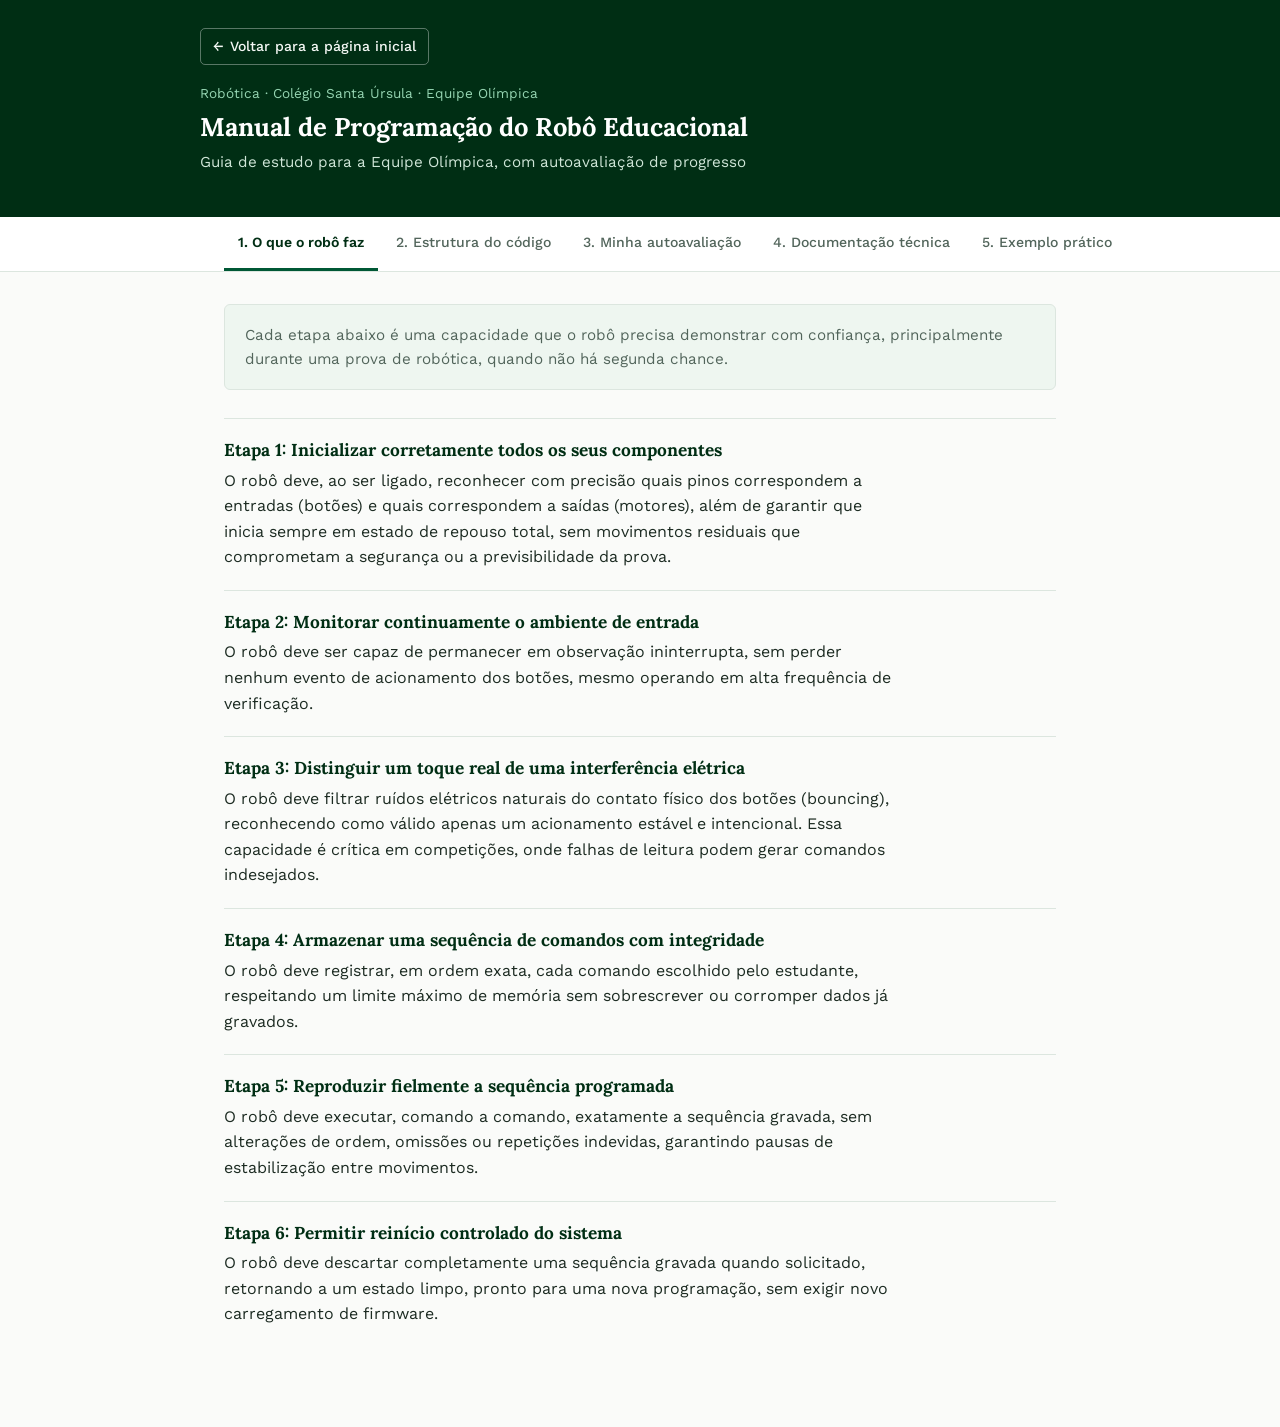
<file: manual-robo-equipe-olimpica.html>
<!DOCTYPE html>
<html lang="pt-BR">
<head>
<meta charset="UTF-8">
<meta name="viewport" content="width=device-width, initial-scale=1">
<title>Manual de Programação | Equipe Olímpica | Robótica</title>
<link rel="preconnect" href="https://fonts.googleapis.com">
<link rel="preconnect" href="https://fonts.gstatic.com" crossorigin>
<link href="https://fonts.googleapis.com/css2?family=Lora:wght@500;600;700&family=Work+Sans:wght@400;500;600&display=swap" rel="stylesheet">


<style>
  :root {
    --verde-escuro: #002e14;
    --verde-medio: #005835;
    --verde-claro: #95D5B2;
    --verde-fundo: #EEF6F0;
    --fundo: #FAFBF9;
    --superficie: #FFFFFF;
    --texto: #1C2B22;
    --texto-suave: #52655B;
    --borda: #DCE6DF;
    --alerta: #9A6A00;
    --alerta-fundo: #FBF1DB;
  }

  * { box-sizing: border-box; }

  body {
    margin: 0;
    background: var(--fundo);
    color: var(--texto);
    font-family: 'Work Sans', sans-serif;
    line-height: 1.6;
    -webkit-font-smoothing: antialiased;
  }

  h1, h2, h3 {
    font-family: 'Lora', serif;
    color: var(--verde-escuro);
    line-height: 1.3;
    margin: 0;
  }

  a { color: var(--verde-medio); }

  header.topo {
    background: var(--verde-escuro);
    color: #F4F8F5;
    padding: 28px 24px;
  }

  header.topo .miolo {
    max-width: 880px;
    margin: 0 auto;
  }

  header.topo .trilha {
    font-size: 0.85rem;
    color: var(--verde-claro);
    margin-bottom: 6px;
  }

  header.topo h1 {
    color: #FFFFFF;
    font-size: 1.6rem;
  }

  header.topo p.subtitulo {
    margin-top: 6px;
    color: #CFE6D8;
    font-size: 0.95rem;
  }

  nav.abas {
    position: sticky;
    top: 0;
    background: var(--superficie);
    border-bottom: 1px solid var(--borda);
    z-index: 10;
    overflow-x: auto;
  }

  nav.abas .miolo {
    max-width: 880px;
    margin: 0 auto;
    display: flex;
    gap: 4px;
    padding: 0 24px;
  }

  nav.abas button {
    all: unset;
    cursor: pointer;
    padding: 14px 14px;
    font-family: 'Work Sans', sans-serif;
    font-size: 0.88rem;
    font-weight: 500;
    color: var(--texto-suave);
    border-bottom: 3px solid transparent;
    white-space: nowrap;
  }

  nav.abas button:hover { color: var(--verde-escuro); }

  nav.abas button.ativa {
    color: var(--verde-escuro);
    border-bottom-color: var(--verde-medio);
    font-weight: 600;
  }

  main {
    max-width: 880px;
    margin: 0 auto;
    padding: 32px 24px 80px;
  }

  section.aba { display: none; }
  section.aba.ativa { display: block; }

  .intro {
    background: var(--verde-fundo);
    border: 1px solid var(--borda);
    border-radius: 6px;
    padding: 18px 20px;
    margin-bottom: 28px;
    color: var(--texto-suave);
    font-size: 0.95rem;
  }

  .etapa, .conceito, .doc-linha {
    border-top: 1px solid var(--borda);
    padding: 20px 0;
  }

  .etapa:first-of-type, .conceito:first-of-type { border-top: none; padding-top: 0; }

  .etapa h3, .conceito h3 {
    font-size: 1.08rem;
    margin-bottom: 6px;
  }

  .etapa p, .conceito p {
    margin: 0;
    max-width: 68ch;
  }

  .destaque {
    background: var(--verde-fundo);
    border-left: 3px solid var(--verde-medio);
    padding: 14px 18px;
    border-radius: 0 6px 6px 0;
    margin-top: 20px;
    font-size: 0.93rem;
    color: var(--verde-escuro);
  }

  table.docs {
    width: 100%;
    border-collapse: collapse;
    font-size: 0.9rem;
  }

  table.docs th {
    text-align: left;
    font-family: 'Lora', serif;
    color: var(--verde-escuro);
    padding: 10px 12px;
    border-bottom: 2px solid var(--verde-medio);
  }

  table.docs td {
    padding: 10px 12px;
    border-bottom: 1px solid var(--borda);
    vertical-align: top;
  }

  table.docs td.nome {
    font-family: monospace;
    color: var(--verde-escuro);
    white-space: nowrap;
  }

  pre.codigo {
    background: #16261D;
    color: #E4F2E8;
    padding: 20px;
    border-radius: 8px;
    overflow-x: auto;
    font-size: 0.85rem;
    line-height: 1.55;
  }

  .obs-campo textarea {
    width: 100%;
    min-height: 90px;
    border: 1px solid var(--borda);
    border-radius: 6px;
    padding: 12px;
    font-family: 'Work Sans', sans-serif;
    font-size: 0.92rem;
    resize: vertical;
  }

  /* Aba de autoavaliação */

  .barra-login {
    display: flex;
    align-items: center;
    justify-content: space-between;
    gap: 12px;
    flex-wrap: wrap;
    background: var(--alerta-fundo);
    border: 1px solid #E8D6A6;
    border-radius: 6px;
    padding: 14px 18px;
    margin-bottom: 28px;
    font-size: 0.9rem;
    color: var(--alerta);
  }

  .barra-login.conectado {
    background: var(--verde-fundo);
    border-color: var(--verde-claro);
    color: var(--verde-escuro);
  }


  #btn-logout {
    all: unset;
    cursor: pointer;
    text-decoration: underline;
    font-size: 0.85rem;
    color: var(--verde-escuro);
  }

  .progresso-geral {
    margin-bottom: 28px;
  }

  .progresso-geral .linha-topo {
    display: flex;
    justify-content: space-between;
    font-size: 0.85rem;
    color: var(--texto-suave);
    margin-bottom: 6px;
  }

  .progresso-geral .trilho {
    height: 10px;
    background: var(--verde-fundo);
    border-radius: 6px;
    overflow: hidden;
  }

  .progresso-geral .preenchido {
    height: 100%;
    background: var(--verde-medio);
    width: 0%;
    transition: width 0.4s ease;
  }

  .bloco-metas {
    margin-bottom: 30px;
  }

  .bloco-metas h3 {
    font-size: 1.05rem;
    margin-bottom: 14px;
  }

  .meta {
    border-top: 1px solid var(--borda);
    padding: 16px 0;
  }

  .meta:first-of-type { border-top: none; }

  .meta p.enunciado {
    margin: 0 0 10px;
    font-size: 0.95rem;
  }

  .status-grupo {
    display: flex;
    gap: 8px;
    flex-wrap: wrap;
  }

  .status-grupo button {
    all: unset;
    cursor: pointer;
    padding: 7px 13px;
    border-radius: 999px;
    font-size: 0.82rem;
    border: 1px solid var(--borda);
    color: var(--texto-suave);
  }

  .status-grupo button:hover { border-color: var(--verde-medio); }

  .status-grupo button.selecionado[data-status="consegui"] {
    background: var(--verde-medio);
    border-color: var(--verde-medio);
    color: #fff;
  }

  .status-grupo button.selecionado[data-status="aprendendo"] {
    background: #F0D48A;
    border-color: #E0BF5F;
    color: #4A3B00;
  }

  .status-grupo button.selecionado[data-status="nao_vi"] {
    background: #EADCD6;
    border-color: #D9C3B9;
    color: #5C3A2A;
  }

  .voltar-inicio {
    display: inline-flex; align-items: center; gap: 6px;
    color: #F4F8F5; text-decoration: none; font-size: 0.88rem; font-weight: 500;
    border: 1px solid rgba(255, 255, 255, .35); border-radius: 5px;
    padding: 6px 12px; margin-bottom: 18px;
  }
  .voltar-inicio:hover { background: rgba(255, 255, 255, .1); }
  .rodape-metas { display: flex; flex-wrap: wrap; justify-content: space-between; align-items: center; gap: 8px; }
  #apagar-progresso {
    background: none; border: none; padding: 4px 0; cursor: pointer;
    font: inherit; font-size: 0.85rem; font-weight: 600;
    color: #8E1B12; text-decoration: underline;
  }

  #status-salvamento {
    font-size: 0.8rem;
    color: var(--texto-suave);
    margin-top: 6px;
    min-height: 1.2em;
  }
</style>
</head>
<body>

<header class="topo">
  <div class="miolo">
    <a class="voltar-inicio" href="index.html"><span aria-hidden="true">&#8592;</span> Voltar para a página inicial</a>
    <div class="trilha">Robótica · Colégio Santa Úrsula · Equipe Olímpica</div>
    <h1>Manual de Programação do Robô Educacional</h1>
    <p class="subtitulo">Guia de estudo para a Equipe Olímpica, com autoavaliação de progresso</p>
  </div>
</header>

<nav class="abas">
  <div class="miolo">
    <button class="ativa" data-aba="etapas">1. O que o robô faz</button>
    <button data-aba="estrutura">2. Estrutura do código</button>
    <button data-aba="metas">3. Minha autoavaliação</button>
    <button data-aba="documentacao">4. Documentação técnica</button>
    <button data-aba="exemplo">5. Exemplo prático</button>
  </div>
</nav>

<main>

  <!-- ABA 1 -->
  <section class="aba ativa" id="aba-etapas">
    <div class="intro">
      Cada etapa abaixo é uma capacidade que o robô precisa demonstrar com confiança,
      principalmente durante uma prova de robótica, quando não há segunda chance.
    </div>

    <div class="etapa">
      <h3>Etapa 1: Inicializar corretamente todos os seus componentes</h3>
      <p>O robô deve, ao ser ligado, reconhecer com precisão quais pinos correspondem a
      entradas (botões) e quais correspondem a saídas (motores), além de garantir que
      inicia sempre em estado de repouso total, sem movimentos residuais que comprometam
      a segurança ou a previsibilidade da prova.</p>
    </div>

    <div class="etapa">
      <h3>Etapa 2: Monitorar continuamente o ambiente de entrada</h3>
      <p>O robô deve ser capaz de permanecer em observação ininterrupta, sem perder nenhum
      evento de acionamento dos botões, mesmo operando em alta frequência de verificação.</p>
    </div>

    <div class="etapa">
      <h3>Etapa 3: Distinguir um toque real de uma interferência elétrica</h3>
      <p>O robô deve filtrar ruídos elétricos naturais do contato físico dos botões
      (bouncing), reconhecendo como válido apenas um acionamento estável e intencional.
      Essa capacidade é crítica em competições, onde falhas de leitura podem gerar
      comandos indesejados.</p>
    </div>

    <div class="etapa">
      <h3>Etapa 4: Armazenar uma sequência de comandos com integridade</h3>
      <p>O robô deve registrar, em ordem exata, cada comando escolhido pelo estudante,
      respeitando um limite máximo de memória sem sobrescrever ou corromper dados já
      gravados.</p>
    </div>

    <div class="etapa">
      <h3>Etapa 5: Reproduzir fielmente a sequência programada</h3>
      <p>O robô deve executar, comando a comando, exatamente a sequência gravada, sem
      alterações de ordem, omissões ou repetições indevidas, garantindo pausas de
      estabilização entre movimentos.</p>
    </div>

    <div class="etapa">
      <h3>Etapa 6: Permitir reinício controlado do sistema</h3>
      <p>O robô deve descartar completamente uma sequência gravada quando solicitado,
      retornando a um estado limpo, pronto para uma nova programação, sem exigir novo
      carregamento de firmware.</p>
    </div>
  </section>

  <!-- ABA 2 -->
  <section class="aba" id="aba-estrutura">
    <div class="intro">
      Nomenclatura técnica da estrutura de um programa em C++ para Arduino, essencial
      para dialogar com documentação e provas teóricas de nível olímpico.
    </div>

    <div class="conceito">
      <h3>Diretivas de pré-processador (#define)</h3>
      <p>Antes da compilação, o pré-processador substitui os nomes simbólicos definidos
      por seus valores numéricos correspondentes. Melhora a legibilidade e evita
      "números mágicos" espalhados pelo programa.</p>
    </div>

    <div class="conceito">
      <h3>Variáveis globais e constantes</h3>
      <p>Declaradas fora de qualquer função, ficam acessíveis a todo o programa. Inclui um
      vetor (array) de tamanho fixo, definido por uma constante, usado como estrutura de
      dados para o armazenamento sequencial dos comandos, e uma variável de índice que
      controla a posição atual de escrita nesse vetor.</p>
    </div>

    <div class="conceito">
      <h3>Função setup()</h3>
      <p>Função especial, executada uma única vez após a energização do microcontrolador.
      É o ponto de entrada de inicialização do programa, análogo a uma rotina de boot em
      sistemas embarcados.</p>
    </div>

    <div class="conceito">
      <h3>Função loop()</h3>
      <p>Função especial de execução cíclica indefinida, chamada repetidamente pelo
      firmware do Arduino após o setup(). Representa o laço principal (main loop)
      característico de sistemas reativos em tempo real.</p>
    </div>

    <div class="conceito">
      <h3>Funções definidas pelo usuário</h3>
      <p>O programa é decomposto em funções especializadas, cada uma com uma única
      responsabilidade (leitura de botão, gravação de comando, execução de sequência,
      controle de cada motor). Esse princípio é a decomposição funcional, ligada ao
      conceito de coesão em Engenharia de Software.</p>
    </div>

    <div class="conceito">
      <h3>Estrutura condicional (if)</h3>
      <p>Utilizada para tomar decisões binárias, como verificar se um botão específico foi
      pressionado antes de executar a ação correspondente.</p>
    </div>

    <div class="conceito">
      <h3>Estrutura de seleção múltipla (switch case)</h3>
      <p>Direciona o fluxo do programa conforme o valor armazenado em cada posição do
      vetor de comandos, sendo mais eficiente e legível do que uma cadeia extensa de
      if / else if nesse contexto.</p>
    </div>

    <div class="conceito">
      <h3>Estrutura de repetição (for)</h3>
      <p>Percorre sistematicamente todo o vetor de comandos gravados, elemento a elemento,
      até o índice final da sequência.</p>
    </div>

    <div class="conceito">
      <h3>Estrutura de repetição condicional (while)</h3>
      <p>Aplicada na rotina de detecção de botão para aguardar, de forma bloqueante, a
      liberação física do botão antes de prosseguir, evitando múltiplos registros de um
      único toque.</p>
    </div>

    <div class="conceito">
      <h3>Retorno de valores booleanos (bool)</h3>
      <p>A função responsável por validar o acionamento de um botão retorna um valor
      lógico (verdadeiro ou falso), permitindo reutilizar essa verificação em múltiplos
      pontos do programa sem duplicação de lógica.</p>
    </div>

    <div class="destaque">
      Essa arquitetura corresponde a uma máquina de estados simplificada (finite state
      machine), conceito frequentemente cobrado em provas teóricas e essencial para
      sistemas embarcados mais complexos.
    </div>
  </section>

  <!-- ABA 3 -->
  <section class="aba" id="aba-metas">

    <div id="barra-login" class="barra-login conectado">
      <span id="texto-login">Seu progresso fica salvo neste navegador. Em computadores compartilhados, use "Apagar progresso" ao terminar.</span>
    </div>

    <div class="progresso-geral">
      <div class="linha-topo">
        <span>Seu progresso</span>
        <span id="progresso-numero">0%</span>
      </div>
      <div class="trilho"><div class="preenchido" id="progresso-preenchido"></div></div>
    </div>

    <div class="intro">
      Cada meta abaixo é uma coisa que você precisa saber fazer ou explicar sobre o robô.
      Vá marcando conforme for aprendendo, e sempre que tiver dúvida, volte nas abas
      anteriores para revisar.
    </div>

    <div class="bloco-metas">
      <h3>Bloco 1: Entendendo como o robô funciona por dentro</h3>

      <div class="meta" data-meta="1_1">
        <p class="enunciado"><strong>Meta 1.1:</strong> Consigo explicar, sem olhar o
        código, o que cada parte do programa faz (as configurações do começo, o que roda
        uma vez, o que roda sem parar, e as receitinhas que o programa usa para cada
        tarefa).</p>
        <div class="status-grupo"></div>
      </div>

      <div class="meta" data-meta="1_2">
        <p class="enunciado"><strong>Meta 1.2:</strong> Consigo explicar por que o robô
        não confia em um clique só e espera confirmar se o botão foi realmente
        apertado.</p>
        <div class="status-grupo"></div>
      </div>

      <div class="meta" data-meta="1_3">
        <p class="enunciado"><strong>Meta 1.3:</strong> Consigo explicar a diferença
        entre "se acontecer isso, faça aquilo", "repita várias vezes" e "escolha entre
        várias opções", e dizer onde cada um é usado no robô.</p>
        <div class="status-grupo"></div>
      </div>
    </div>

    <div class="bloco-metas">
      <h3>Bloco 2: Pensando como um programador</h3>

      <div class="meta" data-meta="2_1">
        <p class="enunciado"><strong>Meta 2.1:</strong> Consigo desenhar ou explicar,
        passo a passo, como o robô guarda na memória cada movimento que o estudante
        escolhe.</p>
        <div class="status-grupo"></div>
      </div>

      <div class="meta" data-meta="2_2">
        <p class="enunciado"><strong>Meta 2.2:</strong> Consigo desenhar ou explicar,
        passo a passo, como o robô pega tudo que foi guardado e executa na ordem
        certa.</p>
        <div class="status-grupo"></div>
      </div>

      <div class="meta" data-meta="2_3">
        <p class="enunciado"><strong>Meta 2.3:</strong> Se o robô fizer algo estranho
        (por exemplo, repetir o último movimento duas vezes), consigo imaginar em qual
        parte do programa pode estar o problema.</p>
        <div class="status-grupo"></div>
      </div>
    </div>

    <div class="bloco-metas">
      <h3>Bloco 3: Colocando a mão na massa</h3>

      <div class="meta" data-meta="3_1">
        <p class="enunciado"><strong>Meta 3.1:</strong> Consigo explicar como os sinais
        enviados aos motores fazem o robô ir para frente, para trás, ou virar para os
        lados.</p>
        <div class="status-grupo"></div>
      </div>

      <div class="meta" data-meta="3_2">
        <p class="enunciado"><strong>Meta 3.2:</strong> Montei o circuito de exemplo
        (com o LED) e testei se ele funciona do jeito esperado.</p>
        <div class="status-grupo"></div>
      </div>

      <div class="meta" data-meta="3_3">
        <p class="enunciado"><strong>Meta 3.3:</strong> Consegui alterar o exemplo do
        LED para fazer algo diferente (por exemplo, dois tipos de piscada) sem quebrar
        o que já funcionava.</p>
        <div class="status-grupo"></div>
      </div>
    </div>

    <div class="bloco-metas">
      <h3>Bloco 4: Preparando ideias para a competição</h3>

      <div class="meta" data-meta="4_1">
        <p class="enunciado"><strong>Meta 4.1:</strong> Tenho uma ideia de algo para
        melhorar no robô (um novo movimento, um som, mais espaço de memória) e sei
        explicar por que essa mudança ajudaria.</p>
        <div class="status-grupo"></div>
      </div>

      <div class="meta" data-meta="4_2">
        <p class="enunciado"><strong>Meta 4.2:</strong> Consigo explicar como
        autonomia, precisão nos movimentos, repetir sem erro e lidar bem com falhas
        (assuntos deste material) aparecem nos critérios de provas como a OBR.</p>
        <div class="status-grupo"></div>
      </div>
    </div>

    <div class="bloco-metas obs-campo">
      <h3>Espaço para anotações</h3>
      <p style="margin-top:0;color:var(--texto-suave);font-size:0.9rem;">Use este espaço
      para escrever dúvidas, dificuldades ou ideias para o robô.</p>
      <textarea id="observacoes" placeholder="Escreva aqui..."></textarea>
    </div>

    <div class="rodape-metas">
      <div id="status-salvamento"></div>
      <button type="button" id="apagar-progresso">Apagar progresso</button>
    </div>
  </section>

  <!-- ABA 4 -->
  <section class="aba" id="aba-documentacao">
    <div class="intro">
      Cada elemento técnico do sistema, explicado com base na documentação oficial da
      linguagem Arduino, referência primária para qualquer competidor de robótica.
    </div>

    <table class="docs">
      <thead>
        <tr><th>Elemento</th><th>O que faz</th><th>Documentação</th></tr>
      </thead>
      <tbody>
        <tr><td class="nome">pinMode()</td><td>Configura um pino digital como entrada ou saída antes de seu uso</td><td><a href="https://docs.arduino.cc/language-reference/en/functions/digital-io/pinmode/" target="_blank" rel="noopener">docs.arduino.cc</a></td></tr>
        <tr><td class="nome">digitalRead()</td><td>Lê o estado lógico (HIGH ou LOW) de um pino digital configurado como entrada</td><td><a href="https://docs.arduino.cc/language-reference/en/functions/digital-io/digitalread/" target="_blank" rel="noopener">docs.arduino.cc</a></td></tr>
        <tr><td class="nome">digitalWrite()</td><td>Define o estado lógico (HIGH ou LOW) de um pino digital configurado como saída</td><td><a href="https://docs.arduino.cc/language-reference/en/functions/digital-io/digitalwrite/" target="_blank" rel="noopener">docs.arduino.cc</a></td></tr>
        <tr><td class="nome">delay()</td><td>Pausa a execução do programa por um período determinado, em milissegundos</td><td><a href="https://docs.arduino.cc/language-reference/en/functions/time/delay/" target="_blank" rel="noopener">docs.arduino.cc</a></td></tr>
        <tr><td class="nome">INPUT_PULLUP</td><td>Ativa o resistor de pull-up interno do microcontrolador, evitando resistores externos nos botões</td><td><a href="https://docs.arduino.cc/language-reference/en/functions/digital-io/pinmode/" target="_blank" rel="noopener">docs.arduino.cc</a></td></tr>
        <tr><td class="nome">Serial.begin()</td><td>Inicializa a comunicação serial entre o Arduino e o computador, definindo a taxa de transmissão</td><td><a href="https://docs.arduino.cc/language-reference/en/functions/communication/serial/begin/" target="_blank" rel="noopener">docs.arduino.cc</a></td></tr>
        <tr><td class="nome">Serial.print()</td><td>Envia dados via porta serial para depuração e monitoramento em tempo real</td><td><a href="https://docs.arduino.cc/language-reference/en/functions/communication/serial/print/" target="_blank" rel="noopener">docs.arduino.cc</a></td></tr>
        <tr><td class="nome">byte</td><td>Tipo de dado que armazena um número inteiro sem sinal de 8 bits (0 a 255)</td><td><a href="https://docs.arduino.cc/language-reference/en/variables/data-types/byte/" target="_blank" rel="noopener">docs.arduino.cc</a></td></tr>
        <tr><td class="nome">bool</td><td>Tipo de dado que armazena apenas verdadeiro (true) ou falso (false)</td><td><a href="https://docs.arduino.cc/language-reference/en/variables/data-types/bool/" target="_blank" rel="noopener">docs.arduino.cc</a></td></tr>
        <tr><td class="nome">const</td><td>Impede a alteração do valor de uma variável após sua definição</td><td><a href="https://docs.arduino.cc/language-reference/en/variables/variable-scope-qualifiers/const/" target="_blank" rel="noopener">docs.arduino.cc</a></td></tr>
        <tr><td class="nome">#define</td><td>Diretiva de pré-processador que cria uma substituição textual simbólica</td><td><a href="https://docs.arduino.cc/language-reference/en/structure/further-syntax/define/" target="_blank" rel="noopener">docs.arduino.cc</a></td></tr>
        <tr><td class="nome">Array</td><td>Armazena múltiplos valores do mesmo tipo em posições sequenciais, acessadas por índice</td><td><a href="https://docs.arduino.cc/language-reference/en/variables/data-types/array/" target="_blank" rel="noopener">docs.arduino.cc</a></td></tr>
        <tr><td class="nome">void</td><td>Indica que uma função não retorna nenhum valor ao término de sua execução</td><td><a href="https://docs.arduino.cc/language-reference/en/structure/further-syntax/void/" target="_blank" rel="noopener">docs.arduino.cc</a></td></tr>
        <tr><td class="nome">for</td><td>Estrutura de repetição controlada por contador</td><td><a href="https://docs.arduino.cc/language-reference/en/structure/control-structure/for/" target="_blank" rel="noopener">docs.arduino.cc</a></td></tr>
        <tr><td class="nome">while</td><td>Estrutura de repetição controlada por condição lógica</td><td><a href="https://docs.arduino.cc/language-reference/en/structure/control-structure/while/" target="_blank" rel="noopener">docs.arduino.cc</a></td></tr>
        <tr><td class="nome">switch case</td><td>Estrutura de seleção múltipla que direciona o fluxo conforme o valor de uma variável</td><td><a href="https://docs.arduino.cc/language-reference/en/structure/control-structure/switchcase/" target="_blank" rel="noopener">docs.arduino.cc</a></td></tr>
      </tbody>
    </table>
  </section>

  <!-- ABA 5 -->
  <section class="aba" id="aba-exemplo">
    <div class="intro">
      Este exemplo não é o robô da Equipe Olímpica, mas um sistema simplificado que
      reproduz a mesma lógica de programação em uma escala menor. A ideia é compreender,
      na prática, os conceitos das abas anteriores antes de enfrentar a complexidade
      total do sistema com motores.
    </div>

    <p>Aqui, em vez de mover um robô, o programa acende um LED. Em vez de quatro botões
    de direção, existe apenas um botão de gravação e um botão de execução. A estrutura
    lógica, porém, é a mesma: ler um evento, armazená-lo em memória, e reproduzi-lo
    posteriormente.</p>

    <h3 style="margin:28px 0 12px;font-size:1.05rem;">Gravador de Piscadas do LED</h3>

    <pre class="codigo"><code>#define BTN_GRAVAR   2
#define BTN_TOCAR    3
#define LED          4

const byte MAX_EVENTOS = 10;
byte sequencia[MAX_EVENTOS];
byte indice = 0;

void setup()
{
    pinMode(BTN_GRAVAR, INPUT_PULLUP);
    pinMode(BTN_TOCAR, INPUT_PULLUP);
    pinMode(LED, OUTPUT);
    digitalWrite(LED, LOW);
    Serial.begin(9600);
}

void loop()
{
    if (botaoPressionado(BTN_GRAVAR))
        gravarEvento();

    if (botaoPressionado(BTN_TOCAR))
        reproduzirSequencia();
}

bool botaoPressionado(byte pino)
{
    if (digitalRead(pino) == LOW)
    {
        delay(25);
        if (digitalRead(pino) == LOW)
        {
            while (digitalRead(pino) == LOW);
            delay(25);
            return true;
        }
    }
    return false;
}

void gravarEvento()
{
    if (indice >= MAX_EVENTOS)
        return;

    sequencia[indice] = 1;
    indice++;
    Serial.println("Evento gravado.");
}

void reproduzirSequencia()
{
    Serial.println("Reproduzindo...");

    for (byte i = 0; i < indice; i++)
    {
        digitalWrite(LED, HIGH);
        delay(300);
        digitalWrite(LED, LOW);
        delay(300);
    }

    Serial.println("Fim da sequência.");
}</code></pre>

    <table class="docs" style="margin-top:28px;">
      <thead><tr><th>Conceito estudado (robô completo)</th><th>Onde aparece neste exemplo</th></tr></thead>
      <tbody>
        <tr><td>Diretivas de pré-processador (#define)</td><td>Definição dos pinos BTN_GRAVAR, BTN_TOCAR e LED</td></tr>
        <tr><td>Variáveis globais e vetor de armazenamento</td><td>sequencia[] e indice, versão reduzida do vetor programa[] do robô</td></tr>
        <tr><td>Função setup()</td><td>Configuração dos pinos e inicialização da comunicação serial</td></tr>
        <tr><td>Função loop()</td><td>Verificação contínua dos dois botões</td></tr>
        <tr><td>Função booleana com antirrepique</td><td>botaoPressionado(), idêntica em lógica à utilizada no robô</td></tr>
        <tr><td>Estrutura for</td><td>Percorre a sequência gravada durante a reprodução, assim como executarPrograma() no robô</td></tr>
      </tbody>
    </table>

    <div class="destaque">
      Sugestão de atividade: modifique este exemplo para gravar dois tipos de evento
      (por exemplo, piscada curta e piscada longa), aproximando ainda mais este
      exercício do sistema do robô, que grava quatro comandos distintos.
    </div>
  </section>

</main>


<script>
// ================== NAVEGAÇÃO ENTRE ABAS ==================
document.querySelectorAll('nav.abas button').forEach(btn => {
  btn.addEventListener('click', () => {
    document.querySelectorAll('nav.abas button').forEach(b => b.classList.remove('ativa'));
    document.querySelectorAll('section.aba').forEach(s => s.classList.remove('ativa'));
    btn.classList.add('ativa');
    document.getElementById('aba-' + btn.dataset.aba).classList.add('ativa');
  });
});

// Progresso salvo no próprio navegador (localStorage)
const CHAVE_LOCAL = 'roboticacsu:manual-olimpico';

// ================== MONTAGEM DOS BOTÕES DE STATUS ==================
const OPCOES = [
  { valor: 'consegui', rotulo: 'Consegui' },
  { valor: 'aprendendo', rotulo: 'Ainda estou aprendendo' },
  { valor: 'nao_vi', rotulo: 'Ainda não vi isso' }
];

const estado = {}; // { "1_1": "consegui", ... }

document.querySelectorAll('.meta').forEach(metaEl => {
  const chave = metaEl.dataset.meta;
  const grupo = metaEl.querySelector('.status-grupo');

  OPCOES.forEach(op => {
    const b = document.createElement('button');
    b.textContent = op.rotulo;
    b.dataset.status = op.valor;
    b.addEventListener('click', () => {
      estado[chave] = op.valor;
      grupo.querySelectorAll('button').forEach(x => x.classList.remove('selecionado'));
      b.classList.add('selecionado');
      atualizarProgresso();
      salvar();
    });
    grupo.appendChild(b);
  });
});

const observacoesEl = document.getElementById('observacoes');
observacoesEl.addEventListener('input', () => salvar());

// ================== PROGRESSO ==================
function atualizarProgresso() {
  const total = document.querySelectorAll('.meta').length;
  let pontos = 0;
  Object.values(estado).forEach(v => {
    if (v === 'consegui') pontos += 1;
    if (v === 'aprendendo') pontos += 0.5;
  });
  const percentual = Math.round((pontos / total) * 100);
  document.getElementById('progresso-preenchido').style.width = percentual + '%';
  document.getElementById('progresso-numero').textContent = percentual + '%';
}

function aplicarDados(dados) {
  if (!dados) return;
  Object.keys(estado).forEach(k => delete estado[k]);
  document.querySelectorAll('.status-grupo button').forEach(b => b.classList.remove('selecionado'));
  Object.entries(dados.metas || {}).forEach(([chave, valor]) => {
    estado[chave] = valor;
    const metaEl = document.querySelector('.meta[data-meta="' + chave + '"]');
    if (!metaEl) return;
    metaEl.querySelectorAll('.status-grupo button').forEach(b => {
      b.classList.toggle('selecionado', b.dataset.status === valor);
    });
  });
  observacoesEl.value = dados.observacoes || '';
  atualizarProgresso();
}

// ================== SALVAMENTO ==================
let temporizador = null;
const statusSalvamento = document.getElementById('status-salvamento');

function salvarLocal() {
  try {
    localStorage.setItem(CHAVE_LOCAL, JSON.stringify({ metas: estado, observacoes: observacoesEl.value }));
    return true;
  } catch (e) { return false; }
}

function salvar() {
  clearTimeout(temporizador);
  temporizador = setTimeout(() => {
    statusSalvamento.textContent = salvarLocal()
      ? 'Progresso salvo neste navegador.'
      : 'Este navegador não permite salvar o progresso.';
  }, 300);
}

// Carrega o que já estava salvo neste navegador
try { aplicarDados(JSON.parse(localStorage.getItem(CHAVE_LOCAL))); } catch (e) {}

// ================== APAGAR PROGRESSO ==================
document.getElementById('apagar-progresso').addEventListener('click', () => {
  if (!confirm('Apagar todas as respostas e anotações da autoavaliação?')) return;
  try { localStorage.removeItem(CHAVE_LOCAL); } catch (e) {}
  aplicarDados({ metas: {}, observacoes: '' });
  statusSalvamento.textContent = 'Progresso apagado.';
});
</script>

</body>
</html>
</file>
<file: estilo.css>
/* =========================================================
   Robótica & Programação | Folha de estilos
   Cores e fontes seguem a identidade visual "Tecno Criativo".
   ========================================================= */

:root {
  /* Identidade visual do Colégio Santa Úrsula */
  --verde-escuro: #002e14;
  --verde-csu: #005835;
  --verde-fundo: #005346;
  --azul: #017799;
  --azul-escuro: #06376b;
  --cinza: #a6a6a6;
  --branco: #FFFFFF;

  /* Tons derivados, usados apenas para fundos, linhas e texto secundário */
  --verde-claro: #E3EFE8;
  --fundo-pagina: #F4F7F5;
  --texto: #002e14;
  --texto-suave: #4B5A51;
  --linha: #D3DDD6;
  --superficie: #FFFFFF;

  /* Tipografia */
  --fonte-titulo: "Poppins", "Segoe UI", system-ui, sans-serif;
  --fonte-texto: "Inter", "Segoe UI", system-ui, sans-serif;
  --fonte-codigo: "JetBrains Mono", Consolas, monospace;

  --largura: 1180px;
  --raio: 14px;
}

*, *::before, *::after { box-sizing: border-box; }

html { scroll-behavior: smooth; }

body {
  margin: 0;
  font-family: var(--fonte-texto);
  font-size: 1rem;
  line-height: 1.6;
  color: var(--texto);
  background: var(--fundo-pagina);
}

img { max-width: 100%; display: block; }
[hidden] { display: none !important; }

h1, h2, h3 {
  font-family: var(--fonte-titulo);
  line-height: 1.2;
  margin: 0;
}

a { color: var(--azul); }

:focus-visible {
  outline: 3px solid var(--azul);
  outline-offset: 3px;
  border-radius: 6px;
}

.visualmente-oculto {
  position: absolute; width: 1px; height: 1px;
  overflow: hidden; clip: rect(0 0 0 0); white-space: nowrap;
}

.pular {
  position: absolute; left: 1rem; top: -3rem;
  background: var(--azul); color: var(--branco);
  padding: .5rem 1rem; border-radius: 8px; font-weight: 600; z-index: 10;
}
.pular:focus { top: 1rem; }

/* ---------- Topo ---------- */
.topo {
  background: var(--verde-escuro);
  color: var(--branco);
}
.topo__conteudo {
  max-width: var(--largura);
  margin: 0 auto;
  padding: 1rem 1.5rem;
  display: flex; align-items: center; justify-content: space-between; gap: 1rem;
}
.marca {
  display: flex; align-items: center; gap: .75rem;
  color: inherit; text-decoration: none;
}
.marca__logo { height: 44px; width: auto; }
.marca__divisor { width: 1px; height: 30px; background: rgba(255, 255, 255, .35); }
.marca__texto { font-family: var(--fonte-titulo); font-weight: 700; font-size: 1.1rem; }
.menu { display: flex; gap: 1.5rem; }
.menu a {
  white-space: nowrap;
  color: rgba(255, 255, 255, .8); text-decoration: none; font-weight: 500; font-size: .95rem;
}
.menu a:hover { color: var(--branco); }

/* ---------- Abertura ---------- */
.abertura {
  position: relative;
  overflow: hidden;
  background: linear-gradient(135deg, var(--verde-csu) 0%, var(--verde-fundo) 100%);
  color: var(--branco);
  padding: 3.5rem 1.5rem 5rem;
}
.abertura__texto {
  position: relative;
  max-width: var(--largura);
  margin: 0 auto;
}
.abertura h1 {
  font-size: clamp(3.2rem, 11vw, 7rem);
  letter-spacing: -.03em;
  line-height: 1;
}
.abertura p {
  color: rgba(255, 255, 255, .88);
  font-family: var(--fonte-titulo);
  font-weight: 600;
  font-size: clamp(1.1rem, 2.4vw, 1.5rem);
  margin: .75rem 0 2.25rem;
}
.abertura__circuito {
  position: absolute;
  right: -40px; top: 50%;
  width: min(560px, 60vw);
  transform: translateY(-50%);
  opacity: .9;
}
.trilha { stroke: rgba(255, 255, 255, .2); }
.trilha--viva {
  stroke: #9FD4B8;
  stroke-dasharray: 8 10;
  animation: corrente 2.4s linear infinite;
}
.no { fill: var(--verde-csu); stroke: rgba(255, 255, 255, .55); stroke-width: 3; }
.no--claro { fill: #9FD4B8; stroke: none; }
.no--branco { fill: var(--branco); stroke: none; }

@keyframes corrente { to { stroke-dashoffset: -36; } }

.busca {
  display: flex; align-items: center; gap: .75rem;
  max-width: 620px;
  background: var(--branco);
  border-radius: 999px;
  padding: .35rem .5rem .35rem 1.1rem;
  box-shadow: 0 0 0 4px rgba(255, 255, 255, .15);
}
.busca svg {
  width: 20px; height: 20px; flex-shrink: 0;
  fill: none; stroke: var(--verde-csu); stroke-width: 2.2; stroke-linecap: round;
}
.busca input {
  flex: 1; border: 0; background: transparent;
  font: inherit; color: var(--texto);
  padding: .7rem 0;
  min-width: 0;
}
.busca input:focus { outline: none; }
.busca:focus-within { box-shadow: 0 0 0 4px rgba(255, 255, 255, .6); }

/* ---------- Recursos ---------- */
.recursos {
  max-width: var(--largura);
  margin: 0 auto;
  padding: 3.5rem 1.5rem;
}
.recursos__cabecalho h2 { font-size: 1.75rem; }
.recursos__cabecalho {
  display: flex; flex-wrap: wrap; align-items: baseline; justify-content: space-between; gap: .5rem 1rem;
}
.ver-todas {
  font: inherit; font-weight: 600; font-size: .95rem;
  background: none; border: 0; padding: .25rem 0;
  color: var(--verde-csu); cursor: pointer;
  text-decoration: underline; text-underline-offset: 3px;
}

/* Dois segmentos lado a lado: 3 turmas + 4 turmas */
.trilhas {
  display: grid;
  grid-template-columns: 3fr 4fr;
  gap: 2rem 3rem;
  margin: 2rem 0 2.5rem;
  padding-bottom: 2rem;
  border-bottom: 1px solid var(--linha);
}
.segmento__nome {
  font-size: .95rem;
  font-weight: 600;
  color: var(--texto-suave);
  padding-bottom: .6rem;
  margin-bottom: 1rem;
  border-bottom: 2px solid var(--verde-escuro);
}

/* Filtro em forma de trilha de circuito: o elemento marcante do site */
.circuito-filtro {
  position: relative;
  display: grid;
  grid-template-columns: repeat(var(--n), minmax(0, 1fr));
  padding: .5rem 0 .25rem;
}
.circuito-filtro::before {
  content: "";
  position: absolute;
  left: calc(100% / (2 * var(--n))); right: calc(100% / (2 * var(--n)));
  top: calc(.5rem + 17px);
  height: 4px;
  background: var(--linha);
  border-radius: 2px;
}
.no-filtro {
  position: relative;
  display: flex; flex-direction: column; align-items: center; gap: .6rem;
  background: none; border: 0; cursor: pointer;
  font: inherit; color: var(--texto-suave);
  padding: 0 .25rem;
}
.no-filtro__ponto {
  width: 38px; height: 38px;
  border-radius: 50%;
  background: var(--superficie);
  border: 4px solid var(--cor, var(--verde-escuro));
  transition: transform .2s ease, background-color .2s ease;
}
.no-filtro__nome {
  font-family: var(--fonte-titulo);
  font-weight: 600;
  font-size: .9rem;
  line-height: 1.25;
  max-width: 11ch;
  color: var(--texto);
  text-align: center;
}
.no-filtro__qtd { font-size: .8rem; }
.no-filtro:hover .no-filtro__ponto { transform: scale(1.08); }
.no-filtro[aria-checked="true"] .no-filtro__ponto {
  background: var(--cor, var(--verde-escuro));
  box-shadow: 0 0 0 6px color-mix(in srgb, var(--cor, var(--verde-escuro)) 22%, transparent);
}

.barra {
  display: flex; flex-wrap: wrap; align-items: center; justify-content: space-between;
  gap: 1rem;
  padding-bottom: 1.25rem;
  border-bottom: 1px solid var(--linha);
}
.tipos { display: flex; flex-wrap: wrap; gap: .5rem; }
.chip {
  font: inherit; font-size: .9rem; font-weight: 500;
  padding: .4rem .9rem;
  border-radius: 999px;
  border: 1.5px solid var(--linha);
  background: var(--superficie);
  color: var(--texto);
  cursor: pointer;
}
.chip:hover { border-color: var(--verde-csu); }
.chip[aria-pressed="true"] {
  background: var(--verde-escuro);
  border-color: var(--verde-escuro);
  color: var(--branco);
}
.ordem { display: flex; align-items: center; gap: .5rem; font-size: .9rem; color: var(--texto-suave); }
.ordem select {
  font: inherit; color: var(--texto);
  padding: .4rem .6rem; border-radius: 8px;
  border: 1.5px solid var(--linha); background: var(--superficie);
}

.contagem { color: var(--texto-suave); font-size: .95rem; margin: 0 0 1.25rem; }

.grade {
  display: grid;
  grid-template-columns: repeat(auto-fill, minmax(290px, 1fr));
  gap: 1.25rem;
}

.recurso {
  display: flex; flex-direction: column;
  background: var(--superficie);
  border: 1px solid var(--linha);
  border-radius: var(--raio);
  padding: 1.35rem 1.35rem 1.25rem;
  border-top: 6px solid var(--cor, var(--verde-csu));
}
.recurso__meta {
  display: flex; flex-wrap: wrap; align-items: center; gap: .5rem;
  font-size: .82rem; color: var(--texto-suave);
  margin-bottom: .75rem;
}
.selo {
  font-weight: 600;
  padding: .15rem .6rem;
  border-radius: 6px;
  background: color-mix(in srgb, var(--cor, var(--verde-csu)) 16%, white);
  color: var(--verde-escuro);
}
.selo--novo { background: var(--azul); color: var(--branco); }
.recurso h3 { font-size: 1.15rem; margin-bottom: .35rem; }
.recurso .recurso__turmas { font-size: .85rem; font-weight: 600; color: var(--verde-escuro); margin-bottom: .6rem; }
.recurso__data { color: var(--texto-suave); margin-top: .9rem; }
.recurso p { margin: 0 0 1rem; color: var(--texto-suave); font-size: .95rem; }
.recurso__detalhes {
  display: grid; grid-template-columns: auto 1fr; gap: .2rem .75rem;
  font-size: .85rem; margin: 0 0 1rem;
}
.recurso__detalhes dt { font-weight: 600; }
.recurso__detalhes dd { margin: 0; color: var(--texto-suave); }
.codigo { font-family: var(--fonte-codigo); font-size: .8rem; }
.etiquetas { display: flex; flex-wrap: wrap; gap: .4rem; margin: 0 0 1.25rem; padding: 0; list-style: none; }
.etiquetas li {
  font-size: .78rem;
  padding: .1rem .5rem;
  border-radius: 4px;
  background: var(--branco);
  border: 1px solid var(--linha);
}
.recurso__acoes { margin-top: auto; display: flex; gap: .5rem; flex-wrap: wrap; }

.botao {
  display: inline-flex; align-items: center; gap: .4rem;
  font: inherit; font-weight: 600; font-size: .92rem;
  padding: .55rem 1rem;
  border-radius: 8px;
  border: 0;
  background: var(--verde-csu);
  color: #fff;
  text-decoration: none;
  cursor: pointer;
}
.botao:hover { background: var(--verde-escuro); }
.botao--secundario {
  background: transparent; color: var(--verde-csu);
  box-shadow: inset 0 0 0 1.5px var(--verde-csu);
}
.botao--secundario:hover { background: var(--verde-claro); }

.vazio {
  text-align: center;
  padding: 3rem 1rem;
  border: 2px dashed var(--linha);
  border-radius: var(--raio);
}
.vazio h3 { font-size: 1.2rem; }
.vazio--convite { border-color: color-mix(in srgb, var(--verde-csu) 35%, transparent); background: var(--verde-claro); }
.vazio--convite h3 { color: var(--verde-csu); }
.vazio p { color: var(--texto-suave); }

/* ---------- Rodapé ---------- */
.rodape {
  background: var(--verde-escuro);
  color: rgba(255, 255, 255, .8);
  display: flex; align-items: center; justify-content: center; gap: .75rem;
  padding: 1.75rem 1.5rem;
  font-size: .9rem;
  text-align: center;
}
.rodape p { margin: 0; }
.rodape__equipe { color: rgba(255, 255, 255, .8); margin-left: .75rem; font-size: .85rem; }
.rodape__equipe:hover { color: var(--branco); }
.rodape__logo { height: 40px; width: auto; }

/* ---------- Responsivo e acessibilidade ---------- */
@media (max-width: 760px) {
  .abertura__circuito { opacity: .25; right: -160px; }
  .menu { gap: 1rem; }
  .marca__texto { font-size: 1rem; }
  .marca__logo { height: 36px; }
  .marca__divisor { height: 24px; }
  .rodape { flex-direction: column; }
  .trilhas { grid-template-columns: 1fr; }
  .no-filtro__nome { font-size: .78rem; }
  .circuito-filtro { column-gap: .35rem; }
  .no-filtro { padding: 0; }
}

@media (max-width: 420px) {
  .no-filtro__nome { font-size: .72rem; }
}

@media (prefers-reduced-motion: reduce) {
  html { scroll-behavior: auto; }
  .trilha--viva { animation: none; }
  .no-filtro__ponto { transition: none; }
}
</file>
